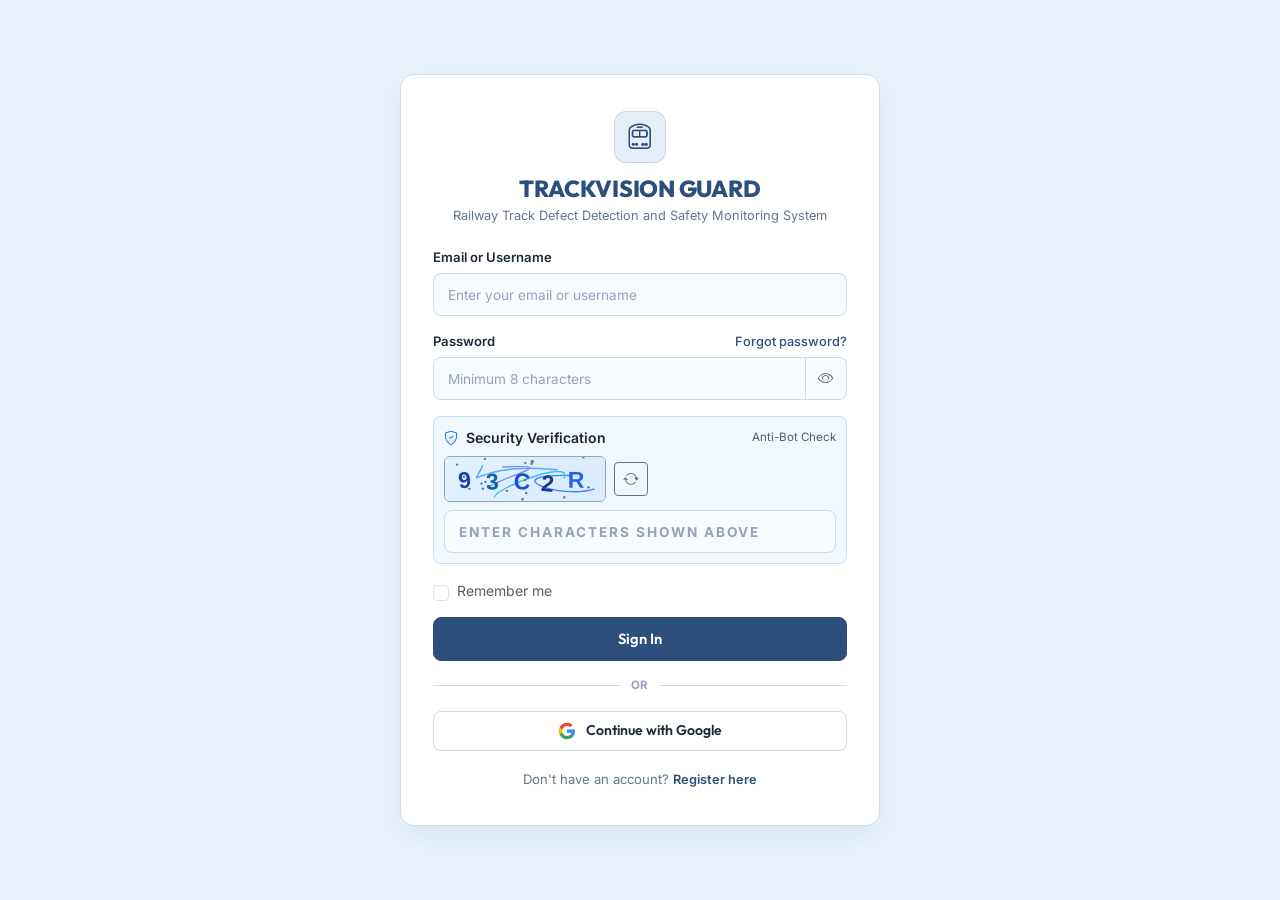
<file: frontend/index.html>
<!DOCTYPE html>
<html lang="en">
<head>
    <meta charset="UTF-8">
    <title>Redirecting to TRACKVISION GUARD...</title>
    <script>
        var token = localStorage.getItem('token');
        if (token) {
            window.location.replace('pages/dashboard.html');
        } else {
            window.location.replace('pages/login.html');
        }
    </script>
</head>
<body style="background:#0f172a; color:#fff; font-family:sans-serif; text-align:center; padding-top:20vh;">
    <p>Redirecting to TRACKVISION GUARD – Railway Track Defect Detection and Safety Monitoring System..</p>
</body>
</html>
</file>
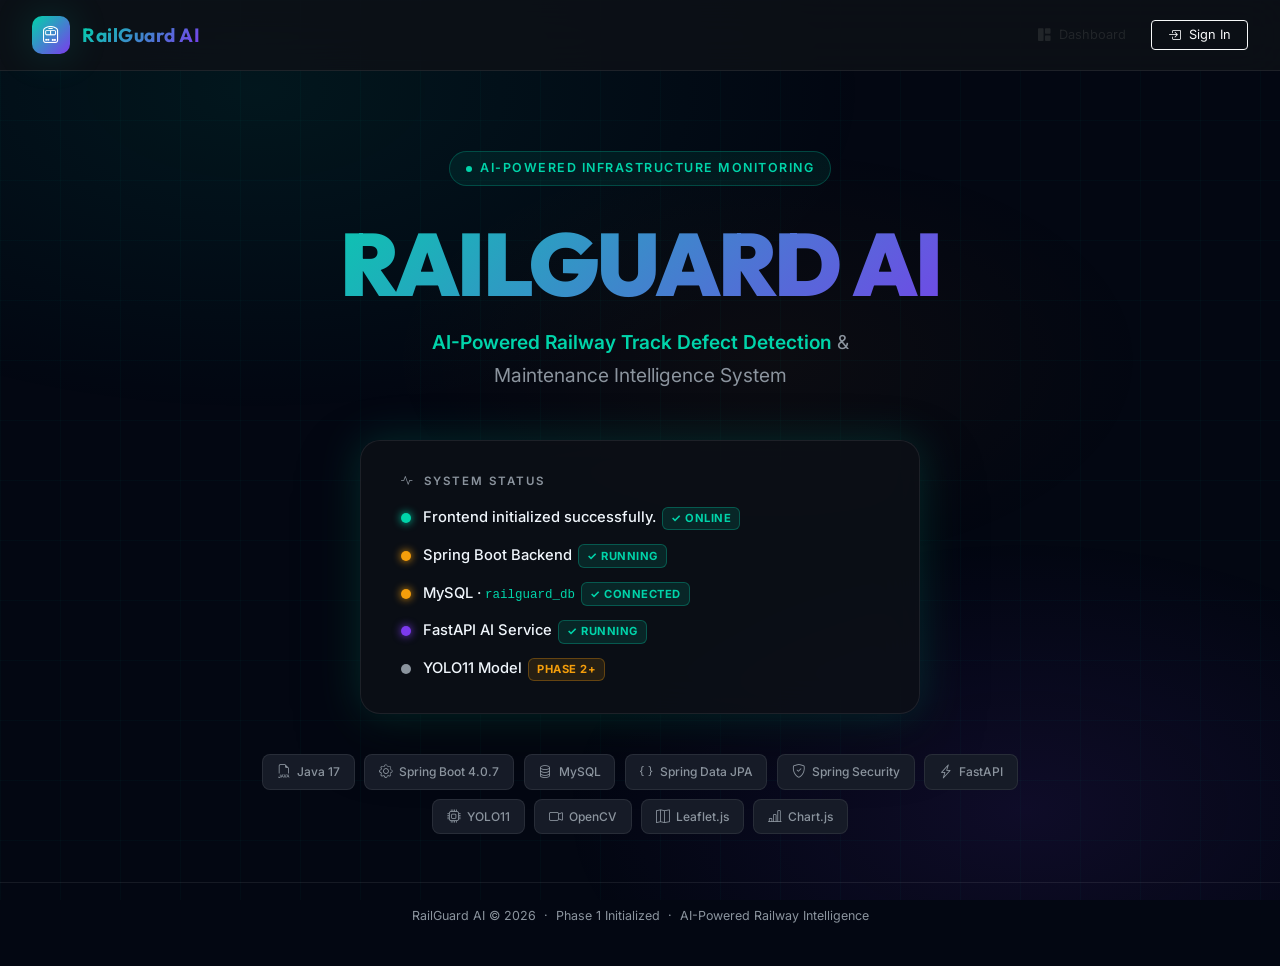
<file: frontend/pages/index.html>
<!DOCTYPE html>
<html lang="en">
<head>
    <meta charset="UTF-8">
    <meta name="viewport" content="width=device-width, initial-scale=1.0">
    <meta name="description" content="RailGuard AI – AI-Powered Railway Track Defect Detection and Maintenance Intelligence System">
    <title>RailGuard AI – Railway Track Defect Detection System</title>

    <!-- Bootstrap 5 -->
    <link href="https://cdn.jsdelivr.net/npm/bootstrap@5.3.3/dist/css/bootstrap.min.css" rel="stylesheet">
    <!-- Google Fonts -->
    <link href="https://fonts.googleapis.com/css2?family=Inter:wght@300;400;500;600;700;800;900&family=Outfit:wght@300;400;500;600;700;800&display=swap" rel="stylesheet">
    <!-- Bootstrap Icons -->
    <link href="https://cdn.jsdelivr.net/npm/bootstrap-icons@1.11.3/font/bootstrap-icons.css" rel="stylesheet">

    <style>
        :root {
            --rg-primary:       #00d4aa;
            --rg-primary-dark:  #00a882;
            --rg-accent:        #7c3aed;
            --rg-accent-2:      #f59e0b;
            --rg-bg:            #030712;
            --rg-surface:       #0d1117;
            --rg-surface-2:     #161b27;
            --rg-border:        rgba(255,255,255,0.08);
            --rg-text:          #f0f6fc;
            --rg-text-muted:    #8b949e;
            --rg-gradient:      linear-gradient(135deg, #00d4aa 0%, #7c3aed 100%);
            --rg-glow:          0 0 40px rgba(0, 212, 170, 0.18);
        }

        *, *::before, *::after { box-sizing: border-box; margin: 0; padding: 0; }

        html, body {
            min-height: 100vh;
            background-color: var(--rg-bg);
            color: var(--rg-text);
            font-family: 'Inter', sans-serif;
            overflow-x: hidden;
        }

        /* ── Animated background ── */
        body::before {
            content: '';
            position: fixed;
            inset: 0;
            background:
                radial-gradient(ellipse 80% 60% at 20% 10%, rgba(0,212,170,0.08) 0%, transparent 60%),
                radial-gradient(ellipse 60% 50% at 80% 90%, rgba(124,58,237,0.10) 0%, transparent 60%),
                radial-gradient(ellipse 50% 40% at 60% 40%, rgba(245,158,11,0.04) 0%, transparent 60%);
            pointer-events: none;
            z-index: 0;
        }

        /* ── Grid overlay ── */
        body::after {
            content: '';
            position: fixed;
            inset: 0;
            background-image:
                linear-gradient(rgba(0,212,170,0.03) 1px, transparent 1px),
                linear-gradient(90deg, rgba(0,212,170,0.03) 1px, transparent 1px);
            background-size: 60px 60px;
            pointer-events: none;
            z-index: 0;
        }

        .page-wrapper {
            position: relative;
            z-index: 1;
            min-height: 100vh;
            display: flex;
            flex-direction: column;
        }

        /* ── Navigation bar ── */
        .navbar-rg {
            background: rgba(13, 17, 23, 0.85);
            backdrop-filter: blur(20px);
            border-bottom: 1px solid var(--rg-border);
            padding: 1rem 2rem;
        }

        .navbar-brand-rg {
            display: flex;
            align-items: center;
            gap: 0.75rem;
            text-decoration: none;
        }

        .brand-icon {
            width: 38px;
            height: 38px;
            background: var(--rg-gradient);
            border-radius: 10px;
            display: flex;
            align-items: center;
            justify-content: center;
            font-size: 1.1rem;
            color: #fff;
            box-shadow: var(--rg-glow);
            flex-shrink: 0;
        }

        .brand-text {
            font-family: 'Outfit', sans-serif;
            font-size: 1.2rem;
            font-weight: 700;
            background: var(--rg-gradient);
            -webkit-background-clip: text;
            -webkit-text-fill-color: transparent;
            background-clip: text;
            letter-spacing: 0.5px;
        }

        .phase-badge {
            background: rgba(0, 212, 170, 0.1);
            border: 1px solid rgba(0, 212, 170, 0.3);
            color: var(--rg-primary);
            font-size: 0.65rem;
            font-weight: 600;
            padding: 0.2rem 0.6rem;
            border-radius: 20px;
            letter-spacing: 1px;
            text-transform: uppercase;
        }

        /* ── Hero section ── */
        .hero-section {
            flex: 1;
            display: flex;
            align-items: center;
            justify-content: center;
            padding: 5rem 1.5rem 3rem;
            text-align: center;
        }

        .hero-inner { max-width: 780px; }

        .system-tag {
            display: inline-flex;
            align-items: center;
            gap: 0.5rem;
            background: rgba(0, 212, 170, 0.08);
            border: 1px solid rgba(0, 212, 170, 0.25);
            color: var(--rg-primary);
            font-size: 0.78rem;
            font-weight: 600;
            padding: 0.45rem 1rem;
            border-radius: 30px;
            letter-spacing: 1.5px;
            text-transform: uppercase;
            margin-bottom: 2rem;
            animation: fadeSlideDown 0.6s ease both;
        }

        .system-tag .dot {
            width: 6px; height: 6px;
            border-radius: 50%;
            background: var(--rg-primary);
            animation: pulse 2s infinite;
        }

        .hero-title {
            font-family: 'Outfit', sans-serif;
            font-size: clamp(3rem, 8vw, 5.5rem);
            font-weight: 900;
            line-height: 1.05;
            letter-spacing: -2px;
            background: var(--rg-gradient);
            -webkit-background-clip: text;
            -webkit-text-fill-color: transparent;
            background-clip: text;
            margin-bottom: 1rem;
            animation: fadeSlideUp 0.7s ease 0.1s both;
        }

        .hero-subtitle {
            font-size: clamp(1rem, 2.5vw, 1.2rem);
            color: var(--rg-text-muted);
            font-weight: 400;
            line-height: 1.7;
            margin-bottom: 3rem;
            animation: fadeSlideUp 0.7s ease 0.2s both;
        }

        .hero-subtitle span {
            color: var(--rg-primary);
            font-weight: 600;
        }

        /* ── Status card ── */
        .status-card {
            background: rgba(13, 17, 23, 0.8);
            border: 1px solid var(--rg-border);
            border-radius: 20px;
            padding: 2rem 2.5rem;
            backdrop-filter: blur(20px);
            box-shadow: var(--rg-glow), 0 24px 64px rgba(0,0,0,0.4);
            animation: fadeSlideUp 0.7s ease 0.3s both;
            text-align: left;
            max-width: 560px;
            margin: 0 auto 2.5rem;
        }

        .status-label {
            font-size: 0.72rem;
            font-weight: 600;
            letter-spacing: 2px;
            text-transform: uppercase;
            color: var(--rg-text-muted);
            margin-bottom: 1rem;
        }

        .status-row {
            display: flex;
            align-items: center;
            gap: 0.75rem;
            margin-bottom: 0.85rem;
        }

        .status-row:last-child { margin-bottom: 0; }

        .status-indicator {
            width: 10px; height: 10px;
            border-radius: 50%;
            background: var(--rg-primary);
            box-shadow: 0 0 8px var(--rg-primary);
            flex-shrink: 0;
            animation: pulse 2s infinite;
        }

        .status-indicator.yellow { background: var(--rg-accent-2); box-shadow: 0 0 8px var(--rg-accent-2); }
        .status-indicator.purple { background: var(--rg-accent); box-shadow: 0 0 8px var(--rg-accent); }
        .status-indicator.grey   { background: var(--rg-text-muted); box-shadow: none; animation: none; }

        .status-text {
            font-size: 0.92rem;
            color: var(--rg-text);
            font-weight: 500;
        }

        .status-text .badge-ok {
            display: inline-block;
            background: rgba(0,212,170,0.12);
            border: 1px solid rgba(0,212,170,0.3);
            color: var(--rg-primary);
            font-size: 0.7rem;
            font-weight: 700;
            padding: 0.15rem 0.5rem;
            border-radius: 6px;
            margin-left: 0.4rem;
            letter-spacing: 0.5px;
        }

        .status-text .badge-pending {
            display: inline-block;
            background: rgba(245,158,11,0.12);
            border: 1px solid rgba(245,158,11,0.3);
            color: var(--rg-accent-2);
            font-size: 0.7rem;
            font-weight: 700;
            padding: 0.15rem 0.5rem;
            border-radius: 6px;
            margin-left: 0.4rem;
            letter-spacing: 0.5px;
        }

        /* ── Tech stack badges ── */
        .tech-grid {
            display: flex;
            flex-wrap: wrap;
            justify-content: center;
            gap: 0.6rem;
            margin-top: 2rem;
            animation: fadeSlideUp 0.7s ease 0.5s both;
        }

        .tech-badge {
            display: inline-flex;
            align-items: center;
            gap: 0.4rem;
            background: var(--rg-surface-2);
            border: 1px solid var(--rg-border);
            color: var(--rg-text-muted);
            font-size: 0.75rem;
            font-weight: 500;
            padding: 0.4rem 0.85rem;
            border-radius: 8px;
            transition: all 0.25s ease;
            cursor: default;
        }

        .tech-badge:hover {
            border-color: var(--rg-primary);
            color: var(--rg-primary);
            background: rgba(0,212,170,0.06);
            transform: translateY(-2px);
        }

        .tech-badge i { font-size: 0.85rem; }

        /* ── Footer ── */
        .footer-rg {
            text-align: center;
            padding: 1.5rem;
            border-top: 1px solid var(--rg-border);
            color: var(--rg-text-muted);
            font-size: 0.78rem;
        }

        /* ── Animations ── */
        @keyframes fadeSlideDown {
            from { opacity: 0; transform: translateY(-16px); }
            to   { opacity: 1; transform: translateY(0); }
        }

        @keyframes fadeSlideUp {
            from { opacity: 0; transform: translateY(20px); }
            to   { opacity: 1; transform: translateY(0); }
        }

        @keyframes pulse {
            0%, 100% { opacity: 1; transform: scale(1); }
            50%       { opacity: 0.6; transform: scale(0.8); }
        }
    </style>
</head>
<body>
<div class="page-wrapper">

    <!-- Navigation -->
    <nav class="navbar-rg d-flex align-items-center justify-content-between">
        <a class="navbar-brand-rg" href="#">
            <div class="brand-icon"><i class="bi bi-train-front"></i></div>
            <span class="brand-text">RailGuard AI</span>
        </a>
        <div class="d-flex align-items-center gap-2">
            <a href="dashboard.html" class="btn btn-rg btn-sm px-3" style="font-size:0.8rem; width: auto;"><i class="bi bi-grid-1x2-fill me-1"></i> Dashboard</a>
            <a href="login.html" class="btn btn-outline-light btn-sm px-3" style="font-size:0.8rem;"><i class="bi bi-box-arrow-in-right me-1"></i> Sign In</a>
        </div>
    </nav>

    <!-- Hero -->
    <main class="hero-section" id="main-content">
        <div class="hero-inner">

            <div class="system-tag">
                <span class="dot"></span>
                AI-Powered Infrastructure Monitoring
            </div>

            <h1 class="hero-title">RAILGUARD AI</h1>

            <p class="hero-subtitle">
                <span>AI-Powered Railway Track Defect Detection</span> &amp;<br>
                Maintenance Intelligence System
            </p>

            <!-- Status Card -->
            <div class="status-card" id="status-card" role="region" aria-label="System Status">
                <div class="status-label"><i class="bi bi-activity me-1"></i> System Status</div>

                <div class="status-row">
                    <div class="status-indicator"></div>
                    <div class="status-text">
                        Frontend initialized successfully.<span class="badge-ok">✓ ONLINE</span>
                    </div>
                </div>

                <div class="status-row">
                    <div class="status-indicator yellow"></div>
                    <div class="status-text">
                        Spring Boot Backend<span class="badge-ok">✓ RUNNING</span>
                    </div>
                </div>

                <div class="status-row">
                    <div class="status-indicator yellow"></div>
                    <div class="status-text">
                        MySQL · <code style="color:var(--rg-primary);font-size:0.85em">railguard_db</code><span class="badge-ok">✓ CONNECTED</span>
                    </div>
                </div>

                <div class="status-row">
                    <div class="status-indicator purple"></div>
                    <div class="status-text">
                        FastAPI AI Service<span class="badge-ok">✓ RUNNING</span>
                    </div>
                </div>

                <div class="status-row">
                    <div class="status-indicator grey"></div>
                    <div class="status-text">
                        YOLO11 Model<span class="badge-pending">PHASE 2+</span>
                    </div>
                </div>
            </div>

            <!-- Tech stack -->
            <div class="tech-grid" id="tech-stack" role="list" aria-label="Technology Stack">
                <span class="tech-badge" role="listitem"><i class="bi bi-filetype-java"></i> Java 17</span>
                <span class="tech-badge" role="listitem"><i class="bi bi-gear"></i> Spring Boot 4.0.7</span>
                <span class="tech-badge" role="listitem"><i class="bi bi-database"></i> MySQL</span>
                <span class="tech-badge" role="listitem"><i class="bi bi-braces"></i> Spring Data JPA</span>
                <span class="tech-badge" role="listitem"><i class="bi bi-shield-check"></i> Spring Security</span>
                <span class="tech-badge" role="listitem"><i class="bi bi-lightning-charge"></i> FastAPI</span>
                <span class="tech-badge" role="listitem"><i class="bi bi-cpu"></i> YOLO11</span>
                <span class="tech-badge" role="listitem"><i class="bi bi-camera-video"></i> OpenCV</span>
                <span class="tech-badge" role="listitem"><i class="bi bi-map"></i> Leaflet.js</span>
                <span class="tech-badge" role="listitem"><i class="bi bi-bar-chart-line"></i> Chart.js</span>
            </div>
        </div>
    </main>

    <!-- Footer -->
    <footer class="footer-rg">
        <p>RailGuard AI &copy; 2026 &nbsp;·&nbsp; Phase 1 Initialized &nbsp;·&nbsp; AI-Powered Railway Intelligence</p>
    </footer>
</div>

<!-- Bootstrap 5 JS -->
<script src="https://cdn.jsdelivr.net/npm/bootstrap@5.3.3/dist/js/bootstrap.bundle.min.js"></script>
<script>
    // Phase 1 - simple status check (no API calls yet)
    console.log('[RailGuard AI] Frontend initialized successfully.');
    console.log('[RailGuard AI] Phase 1 - Foundation setup complete.');
    console.log('[RailGuard AI] Backend: http://localhost:8080');
    console.log('[RailGuard AI] AI Service: http://localhost:8000');
</script>
</body>
</html>
</file>
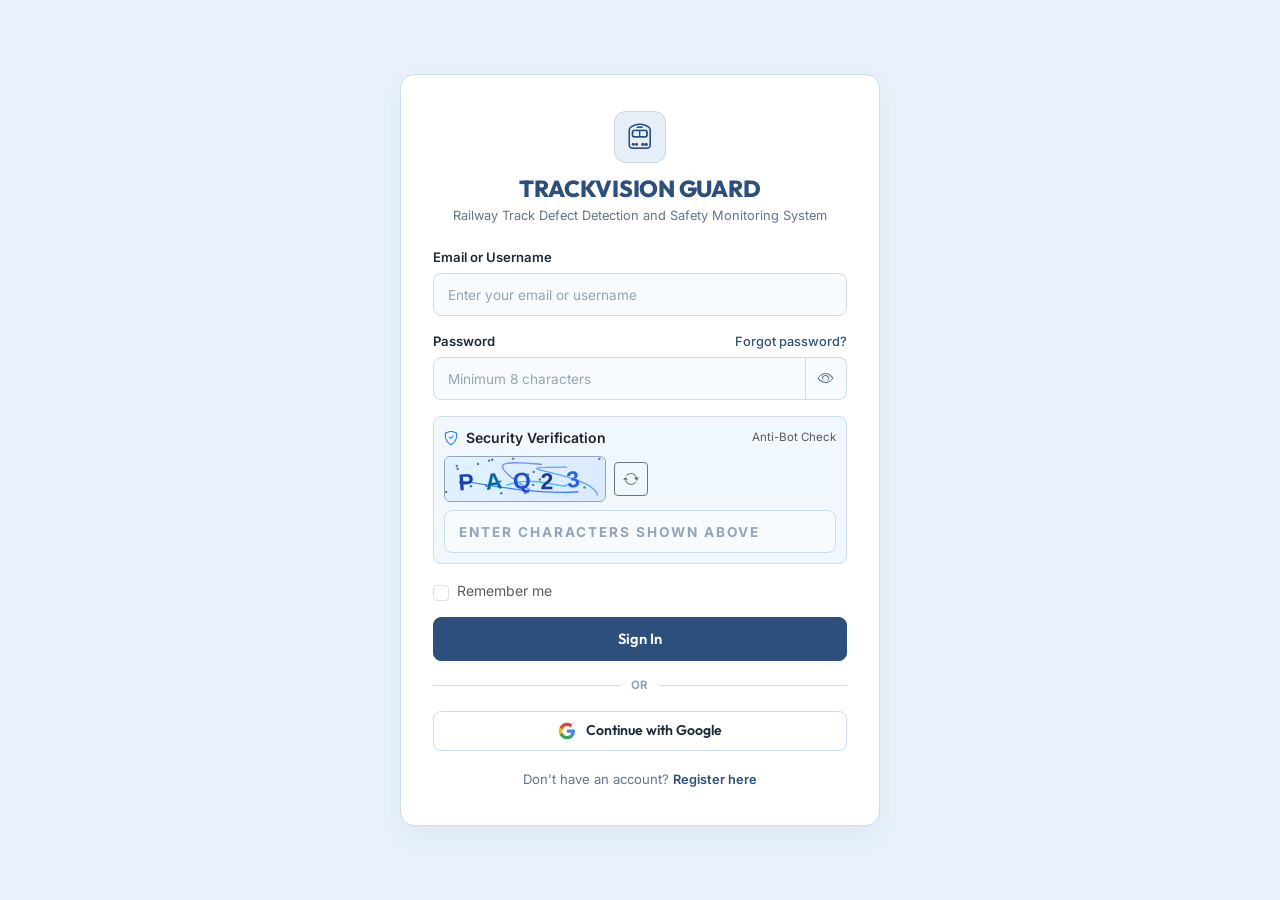
<file: frontend/pages/auth-success.html>
<!DOCTYPE html>
<html lang="en">
<head>
    <meta charset="UTF-8">
    <meta name="viewport" content="width=device-width, initial-scale=1.0">
    <title>Authentication Success – RailGuard AI</title>
    <!-- Bootstrap 5 -->
    <link href="https://cdn.jsdelivr.net/npm/bootstrap@5.3.3/dist/css/bootstrap.min.css" rel="stylesheet">
    <!-- Google Fonts -->
    <link href="https://fonts.googleapis.com/css2?family=Inter:wght@400;500;600;700&family=Outfit:wght@700;800&display=swap" rel="stylesheet">
    <!-- Bootstrap Icons -->
    <link href="https://cdn.jsdelivr.net/npm/bootstrap-icons@1.11.3/font/bootstrap-icons.css" rel="stylesheet">
    <link href="../css/auth.css" rel="stylesheet">
    <link href="../css/dashboard.css" rel="stylesheet">
    <style>
        .success-container {
            max-width: 960px;
            margin: 0 auto;
        }
        .dashboard-card {
            background: rgba(13, 17, 23, 0.85);
            border: 1px solid var(--rg-border);
            border-radius: 20px;
            padding: 2.5rem;
            backdrop-filter: blur(25px);
            box-shadow: var(--rg-glow), 0 20px 50px rgba(0,0,0,0.5);
            margin-bottom: 2rem;
        }
        .role-badge {
            display: inline-block;
            background: rgba(124, 58, 237, 0.15);
            border: 1px solid rgba(124, 58, 237, 0.4);
            color: #c084fc;
            font-size: 0.8rem;
            font-weight: 700;
            padding: 0.35rem 0.85rem;
            border-radius: 30px;
            letter-spacing: 0.5px;
        }
        .api-card {
            background: var(--rg-surface-2);
            border: 1px solid var(--rg-border);
            border-radius: 12px;
            padding: 1.5rem;
            margin-bottom: 1.5rem;
            transition: all 0.25s ease;
        }
        .api-card:hover {
            border-color: var(--rg-primary);
        }
        .console-output {
            background: #020617;
            color: #38bdf8;
            font-family: 'Courier New', Courier, monospace;
            padding: 1rem;
            border-radius: 8px;
            font-size: 0.88rem;
            max-height: 200px;
            overflow-y: auto;
            border: 1px solid rgba(255,255,255,0.05);
            margin-top: 1rem;
        }
        .security-warning {
            background: rgba(245, 158, 11, 0.08);
            border: 1px solid rgba(245, 158, 11, 0.25);
            color: #fde047;
            padding: 1rem 1.25rem;
            border-radius: 12px;
            font-size: 0.85rem;
            margin-top: 1rem;
        }
    </style>
</head>
<body class="dashboard-body">

    <!-- Mobile Sidebar Dark Overlay -->
    <div class="sidebar-overlay" id="sidebar-overlay"></div>

    <!-- App Sidebar -->
    <aside class="app-sidebar" id="app-sidebar">
        <!-- Sidebar Brand -->
        <div class="sidebar-header">
            <div class="sidebar-brand-icon">
                <i class="bi bi-train-front"></i>
            </div>
            <div>
                <h1 class="brand-title">RailGuard AI</h1>
                <div class="text-muted" style="font-size: 0.72rem; letter-spacing: 0.5px;">SAFETY MONITORING</div>
            </div>
        </div>

        <!-- Sidebar Navigation Menu -->
        <div class="sidebar-menu">
            <div class="sidebar-label">Operations</div>
            <a href="dashboard.html" class="nav-link-rg">
                <i class="bi bi-grid-1x2-fill"></i>
                <span>Dashboard</span>
            </a>
            <a href="inspection.html" class="nav-link-rg">
                <i class="bi bi-cloud-arrow-up"></i>
                <span>Upload &amp; Analyze</span>
            </a>
            <a href="inspection-history.html" class="nav-link-rg">
                <i class="bi bi-clock-history"></i>
                <span>Inspection History</span>
            </a>
            <a href="map.html" class="nav-link-rg">
                <i class="bi bi-geo-alt"></i>
                <span>Defect Location Map</span>
            </a>

            <div class="sidebar-label mt-3">Intelligence &amp; Actions</div>
            <a href="analytics.html" class="nav-link-rg">
                <i class="bi bi-graph-up-arrow"></i>
                <span>Analytics</span>
            </a>
            <a href="maintenance.html" class="nav-link-rg">
                <i class="bi bi-wrench-adjustable"></i>
                <span>Maintenance</span>
            </a>
            <a href="reports.html" class="nav-link-rg">
                <i class="bi bi-file-earmark-bar-graph"></i>
                <span>Reports</span>
            </a>

            <div class="sidebar-label mt-3">System Console</div>
            <a href="auth-success.html" class="nav-link-rg active">
                <i class="bi bi-shield-check"></i>
                <span>Security Console</span>
            </a>
            <a href="#" class="nav-link-rg text-danger action-logout">
                <i class="bi bi-box-arrow-right"></i>
                <span>Logout</span>
            </a>
        </div>

        <!-- Sidebar Footer / User Profile -->
        <div class="sidebar-footer">
            <div class="user-profile-widget">
                <div class="d-flex align-items-center gap-2 overflow-hidden">
                    <div class="user-avatar">
                        <i class="bi bi-person"></i>
                    </div>
                    <div class="text-truncate">
                        <div class="fw-semibold text-white small text-truncate" id="user-name">Inspector</div>
                        <span class="role-badge" id="user-role">INSPECTOR</span>
                    </div>
                </div>
                <button class="btn btn-outline-danger btn-sm p-1 px-2 action-logout" title="Sign Out">
                    <i class="bi bi-box-arrow-right"></i>
                </button>
            </div>
        </div>
    </aside>

    <!-- Main Content Area -->
    <main class="app-main">
        <!-- Top Bar -->
        <header class="dashboard-topbar">
            <div class="d-flex align-items-center gap-3">
                <button class="mobile-navbar-btn" id="mobile-sidebar-toggle" aria-label="Toggle Navigation">
                    <i class="bi bi-list"></i>
                </button>
                <div>
                    <h2 class="h4 fw-bold text-white font-outfit mb-0">System Security Console</h2>
                    <p class="text-muted small mb-0 d-none d-sm-block">JWT token verification, role-based endpoint testing, and cryptographic access audit</p>
                </div>
            </div>

            <div class="d-flex align-items-center gap-2">
                <div class="telemetry-chip d-none d-md-inline-flex" title="Spring Boot Core Status">
                    <span class="pulse-dot"></span>
                    <span class="text-white small fw-medium">Core :8080</span>
                </div>
                <a href="dashboard.html" class="btn btn-rg btn-sm me-2">
                    <i class="bi bi-grid-1x2-fill me-1"></i> Dashboard
                </a>
            </div>
        </header>

        <div class="success-container w-100">

        <!-- User Information Card -->
        <div class="dashboard-card">
            <h3 class="mb-4 text-white font-outfit"><i class="bi bi-person-circle me-2 text-primary"></i> Currently Authenticated User</h3>
            <div class="row g-3">
                <div class="col-md-4">
                    <label class="form-label">Full Name</label>
                    <div class="h5 text-white" id="user-fullname">-</div>
                </div>
                <div class="col-md-4">
                    <label class="form-label">Username</label>
                    <div class="h5 text-white" id="user-username">-</div>
                </div>
                <div class="col-md-4">
                    <label class="form-label">Email Address</label>
                    <div class="h5 text-white" id="user-email">-</div>
                </div>
                <div class="col-md-4">
                    <label class="form-label">Assigned Role</label>
                    <div><span class="role-badge" id="user-role">-</span></div>
                </div>
            </div>

            <div class="security-warning">
                <i class="bi bi-exclamation-triangle-fill me-2"></i><strong>Security Tradeoff Document:</strong> JWT is stored in <code>localStorage</code>. While highly convenient for decoupled single-page application setups and cross-domain APIs, it is vulnerable to Cross-Site Scripting (XSS) if malicious scripts are injected. For production environments, storing the token in HTTP-Only, Secure, SameSite=Strict cookies is recommended to block script access entirely.
            </div>
        </div>

        <!-- Role Authorization Testing Dashboard -->
        <div class="dashboard-card">
            <h3 class="mb-4 text-white font-outfit"><i class="bi bi-lock me-2 text-primary"></i> Role Authorization Test APIs</h3>
            <p class="text-muted mb-4">Click each test button to trigger a network request. The console will display the HTTP response code and payload.</p>

            <div class="row g-3">
                <!-- Endpoint: Authenticated -->
                <div class="col-md-6">
                    <div class="api-card">
                        <div class="d-flex align-items-center justify-content-between mb-2">
                            <span class="badge bg-primary">GET</span>
                            <code>/api/test/authenticated</code>
                        </div>
                        <p class="text-muted small">Access permitted to any user holding a valid session token.</p>
                        <button class="btn btn-rg py-2" onclick="testEndpoint('authenticated')">Trigger Test</button>
                        <div class="console-output d-none" id="console-authenticated"></div>
                    </div>
                </div>

                <!-- Endpoint: Admin -->
                <div class="col-md-6">
                    <div class="api-card">
                        <div class="d-flex align-items-center justify-content-between mb-2">
                            <span class="badge bg-danger">GET</span>
                            <code>/api/test/admin</code>
                        </div>
                        <p class="text-muted small">Only granted to members assigned the <code>ADMIN</code> role.</p>
                        <button class="btn btn-rg py-2" onclick="testEndpoint('admin')">Trigger Test</button>
                        <div class="console-output d-none" id="console-admin"></div>
                    </div>
                </div>

                <!-- Endpoint: Inspector -->
                <div class="col-md-6">
                    <div class="api-card">
                        <div class="d-flex align-items-center justify-content-between mb-2">
                            <span class="badge bg-warning text-dark">GET</span>
                            <code>/api/test/inspector</code>
                        </div>
                        <p class="text-muted small">Granted to users registered under the <code>INSPECTOR</code> role.</p>
                        <button class="btn btn-rg py-2" onclick="testEndpoint('inspector')">Trigger Test</button>
                        <div class="console-output d-none" id="console-inspector"></div>
                    </div>
                </div>

                <!-- Endpoint: Engineer -->
                <div class="col-md-6">
                    <div class="api-card">
                        <div class="d-flex align-items-center justify-content-between mb-2">
                            <span class="badge bg-info text-dark">GET</span>
                            <code>/api/test/engineer</code>
                        </div>
                        <p class="text-muted small">Granted to users registered under the <code>ENGINEER</code> role.</p>
                        <button class="btn btn-rg py-2" onclick="testEndpoint('engineer')">Trigger Test</button>
                        <div class="console-output d-none" id="console-engineer"></div>
                    </div>
                </div>

                <!-- Endpoint: Maintenance -->
                <div class="col-md-6">
                    <div class="api-card">
                        <div class="d-flex align-items-center justify-content-between mb-2">
                            <span class="badge bg-success">GET</span>
                            <code>/api/test/maintenance</code>
                        </div>
                        <p class="text-muted small">Granted to users registered under the <code>MAINTENANCE</code> role.</p>
                        <button class="btn btn-rg py-2" onclick="testEndpoint('maintenance')">Trigger Test</button>
                        <div class="console-output d-none" id="console-maintenance"></div>
                    </div>
                </div>
            </div>
        </div>
    </div>

    <!-- Script to execute requests -->
    </div><!-- /.success-container -->
    </main><!-- /.app-main -->

    <!-- Bootstrap 5 JS -->
    <script src="https://cdn.jsdelivr.net/npm/bootstrap@5.3.3/dist/js/bootstrap.bundle.min.js"></script>
    <script src="../js/navigation.js"></script>
    <script>
        const API_URL = 'http://localhost:8080/api';
        const token = localStorage.getItem('token');

        // Check if token exists
        if (!token) {
            window.location.href = 'login.html';
        }

        // Fetch /api/auth/me immediately
        async function loadSecurityProfile() {
            if (!token) return;
            try {
                const response = await fetch(`${API_URL}/auth/me`, {
                    headers: {
                        'Authorization': `Bearer ${token}`
                    }
                });

                if (!response.ok) {
                    throw new Error('Authentication invalid or expired');
                }

                const user = await response.json();
                const fnEl = document.getElementById('user-fullname');
                const unEl = document.getElementById('user-username');
                const emEl = document.getElementById('user-email');
                const roEl = document.getElementById('user-role');
                if (fnEl) fnEl.innerText = user.fullName || '-';
                if (unEl) unEl.innerText = user.username || '-';
                if (emEl) emEl.innerText = user.email || '-';
                if (roEl) roEl.innerText = user.role || '-';
            } catch (err) {
                console.error('Security console error:', err);
            }
        }
        loadSecurityProfile();

        // Logout handled automatically by navigation.js (.action-logout)
        const btnLogout = document.getElementById('btn-logout');
        if (btnLogout) {
            btnLogout.addEventListener('click', () => {
                localStorage.removeItem('token');
                window.location.href = 'login.html';
            });
        }

        // Test roles endpoints
        async function testEndpoint(endpoint) {
            const consoleDiv = document.getElementById(`console-${endpoint}`);
            consoleDiv.classList.remove('d-none');
            consoleDiv.innerText = 'Sending Request...';
            
            try {
                const res = await fetch(`${API_URL}/test/${endpoint}`, {
                    headers: {
                        'Authorization': `Bearer ${token}`
                    }
                });
                
                const status = res.status;
                const data = await res.json();
                
                consoleDiv.innerText = `HTTP ${status}\n${JSON.stringify(data, null, 2)}`;
                if (status === 200) {
                    consoleDiv.style.color = '#34d399'; // Green text
                } else if (status === 403) {
                    consoleDiv.style.color = '#f87171'; // Red text
                } else {
                    consoleDiv.style.color = '#fbbf24'; // Orange text
                }
            } catch (err) {
                consoleDiv.innerText = `Network Error:\n${err.message}`;
                consoleDiv.style.color = '#f87171';
            }
        }
    </script>
</body>
</html>
</file>
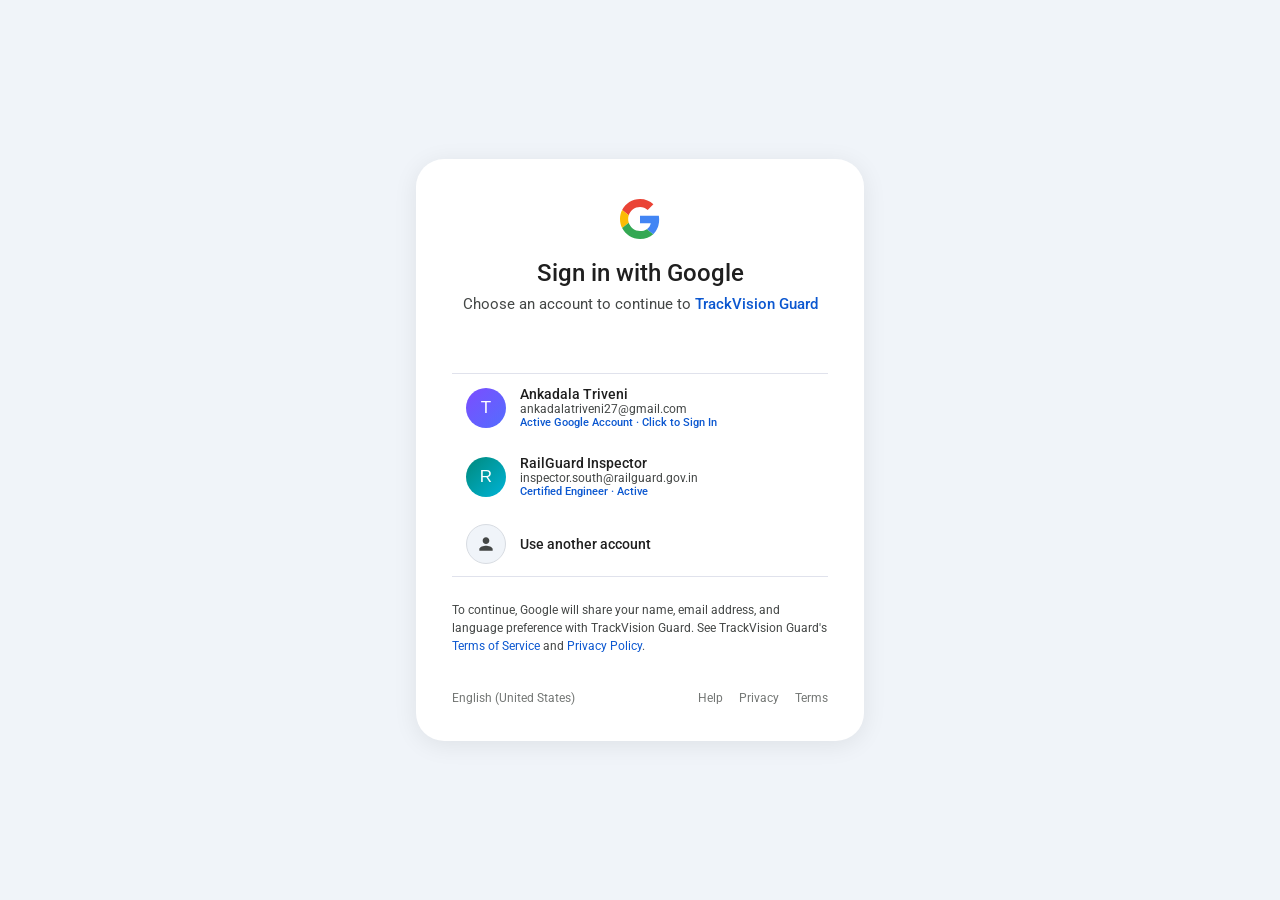
<file: frontend/pages/google-account-chooser.html>
<!DOCTYPE html>
<html lang="en">
<head>
    <meta charset="UTF-8">
    <meta name="viewport" content="width=device-width, initial-scale=1.0">
    <title>Sign in – Google accounts</title>
    <link rel="icon" href="https://www.google.com/favicon.ico" type="image/x-icon">
    <!-- Google Fonts -->
    <link rel="preconnect" href="https://fonts.googleapis.com">
    <link rel="preconnect" href="https://fonts.gstatic.com" crossorigin>
    <link href="https://fonts.googleapis.com/css2?family=Roboto:wght@400;500;700&family=Google+Sans:wght@400;500;700&display=swap" rel="stylesheet">
    <style>
        * {
            box-sizing: border-box;
            margin: 0;
            padding: 0;
        }
        body {
            font-family: 'Roboto', -apple-system, BlinkMacSystemFont, sans-serif;
            background-color: #f0f4f9;
            color: #1f1f1f;
            display: flex;
            align-items: center;
            justify-content: center;
            min-height: 100vh;
            padding: 16px;
        }
        .google-card {
            background: #ffffff;
            border-radius: 28px;
            width: 100%;
            max-width: 448px;
            box-shadow: 0 4px 24px rgba(0, 0, 0, 0.08);
            padding: 40px 36px 36px;
            position: relative;
            overflow: hidden;
        }
        .progress-bar-container {
            position: absolute;
            top: 0;
            left: 0;
            right: 0;
            height: 4px;
            background-color: #e0e0e0;
            overflow: hidden;
            display: none;
        }
        .progress-bar-indicator {
            height: 100%;
            background-color: #1a73e8;
            animation: indeterminate 1.5s infinite linear;
            transform-origin: 0% 50%;
        }
        @keyframes indeterminate {
            0% { transform: translateX(0) scaleX(0); }
            40% { transform: translateX(0) scaleX(0.4); }
            100% { transform: translateX(100%) scaleX(0.5); }
        }
        .google-header {
            text-align: center;
            margin-bottom: 28px;
        }
        .google-logo {
            margin-bottom: 16px;
        }
        .google-title {
            font-family: 'Google Sans', 'Roboto', sans-serif;
            font-size: 24px;
            font-weight: 500;
            color: #1f1f1f;
            margin-bottom: 8px;
        }
        .google-subtitle {
            font-size: 15px;
            color: #444746;
        }
        .app-badge {
            display: inline-flex;
            align-items: center;
            gap: 6px;
            font-weight: 500;
            color: #0b57d0;
        }
        .account-list {
            display: flex;
            flex-direction: column;
            gap: 2px;
            margin-bottom: 24px;
            border-top: 1px solid #e0e2ec;
            border-bottom: 1px solid #e0e2ec;
        }
        .account-item {
            display: flex;
            align-items: center;
            padding: 12px 14px;
            border-radius: 12px;
            cursor: pointer;
            transition: background-color 0.15s ease;
            text-decoration: none;
            color: inherit;
        }
        .account-item:hover {
            background-color: #f2f5f9;
        }
        .account-avatar {
            width: 40px;
            height: 40px;
            border-radius: 50%;
            display: flex;
            align-items: center;
            justify-content: center;
            font-family: 'Google Sans', sans-serif;
            font-size: 17px;
            font-weight: 500;
            color: #ffffff;
            margin-right: 14px;
            flex-shrink: 0;
        }
        .avatar-purple { background: linear-gradient(135deg, #7c4dff, #536dfe); }
        .avatar-teal { background: linear-gradient(135deg, #00897b, #00b4d8); }
        .avatar-icon {
            background: #f0f4f9;
            color: #444746;
            border: 1px solid #d8dce2;
        }
        .account-details {
            flex-grow: 1;
            overflow: hidden;
        }
        .account-name {
            font-size: 14px;
            font-weight: 500;
            color: #1f1f1f;
            white-space: nowrap;
            overflow: hidden;
            text-overflow: ellipsis;
        }
        .account-email {
            font-size: 12px;
            color: #444746;
            white-space: nowrap;
            overflow: hidden;
            text-overflow: ellipsis;
        }
        .account-badge {
            font-size: 11px;
            color: #0b57d0;
            font-weight: 500;
        }
        .custom-account-box {
            display: none;
            padding: 16px;
            background: #f8fafc;
            border-radius: 16px;
            margin-bottom: 20px;
            border: 1px solid #d8dce2;
        }
        .form-group {
            margin-bottom: 12px;
        }
        .form-group label {
            display: block;
            font-size: 12px;
            font-weight: 500;
            color: #444746;
            margin-bottom: 4px;
        }
        .form-input {
            width: 100%;
            padding: 10px 14px;
            border: 1px solid #747775;
            border-radius: 8px;
            font-size: 14px;
            outline: none;
            transition: border-color 0.2s;
        }
        .form-input:focus {
            border-color: #0b57d0;
            box-shadow: 0 0 0 2px rgba(11, 87, 208, 0.2);
        }
        .btn-submit-custom {
            width: 100%;
            padding: 10px;
            background: #0b57d0;
            color: #fff;
            border: none;
            border-radius: 20px;
            font-size: 14px;
            font-weight: 500;
            cursor: pointer;
            transition: background 0.15s;
        }
        .btn-submit-custom:hover {
            background: #0842a0;
        }
        .google-notice {
            font-size: 12px;
            color: #444746;
            line-height: 1.5;
            margin-bottom: 24px;
        }
        .google-notice a {
            color: #0b57d0;
            text-decoration: none;
        }
        .google-notice a:hover {
            text-decoration: underline;
        }
        .google-footer {
            display: flex;
            justify-content: space-between;
            align-items: center;
            font-size: 12px;
            color: #747775;
            padding-top: 12px;
        }
        .footer-links {
            display: flex;
            gap: 16px;
        }
        .footer-links a {
            color: #747775;
            text-decoration: none;
        }
        .footer-links a:hover {
            text-decoration: underline;
        }
        .status-message {
            font-size: 13px;
            color: #0b57d0;
            text-align: center;
            min-height: 20px;
            margin-bottom: 12px;
            font-weight: 500;
        }
        .error-message {
            color: #ba1a1a;
        }
    </style>
</head>
<body>

    <div class="google-card">
        <div class="progress-bar-container" id="progressBar">
            <div class="progress-bar-indicator"></div>
        </div>

        <div class="google-header">
            <div class="google-logo">
                <svg width="40" height="40" viewBox="0 0 48 48">
                    <path fill="#EA4335" d="M24 9.5c3.54 0 6.71 1.22 9.21 3.6l6.85-6.85C35.9 2.38 30.47 0 24 0 14.62 0 6.51 5.38 2.56 13.22l7.98 6.19C12.43 13.72 17.74 9.5 24 9.5z"/>
                    <path fill="#4285F4" d="M46.98 24.55c0-1.57-.15-3.09-.38-4.55H24v9.02h12.94c-.58 2.96-2.26 5.48-4.78 7.18l7.73 6c4.51-4.18 7.09-10.36 7.09-17.65z"/>
                    <path fill="#FBBC05" d="M10.53 28.59c-.48-1.45-.76-2.99-.76-4.59s.27-3.14.76-4.59l-7.98-6.19C.92 16.46 0 20.12 0 24c0 3.88.92 7.54 2.56 10.78l7.97-6.19z"/>
                    <path fill="#34A853" d="M24 48c6.48 0 11.93-2.13 15.89-5.81l-7.73-6c-2.15 1.45-4.92 2.3-8.16 2.3-6.26 0-11.57-4.22-13.47-9.91l-7.98 6.19C6.51 42.62 14.62 48 24 48z"/>
                </svg>
            </div>
            <h1 class="google-title">Sign in with Google</h1>
            <p class="google-subtitle">Choose an account to continue to <span class="app-badge">TrackVision Guard</span></p>
        </div>

        <div class="status-message" id="statusMsg"></div>

        <div class="account-list" id="accountList">
            <!-- Account 1 -->
            <div class="account-item" id="primaryAccountItem" onclick="selectAccount('Ankadala Triveni', 'ankadalatriveni27@gmail.com')">
                <div class="account-avatar avatar-purple">T</div>
                <div class="account-details">
                    <div class="account-name" id="primaryAccountName">Ankadala Triveni</div>
                    <div class="account-email" id="primaryAccountEmail">ankadalatriveni27@gmail.com</div>
                    <div class="account-badge">Active Google Account &middot; Click to Sign In</div>
                </div>
            </div>

            <!-- Account 2 -->
            <div class="account-item" onclick="selectAccount('RailGuard Inspector', 'inspector.south@railguard.gov.in')">
                <div class="account-avatar avatar-teal">R</div>
                <div class="account-details">
                    <div class="account-name">RailGuard Inspector</div>
                    <div class="account-email">inspector.south@railguard.gov.in</div>
                    <div class="account-badge">Certified Engineer · Active</div>
                </div>
            </div>

            <!-- Account 3: Use another account -->
            <div class="account-item" id="btnUseAnother" onclick="toggleCustomAccount()">
                <div class="account-avatar avatar-icon">
                    <svg width="20" height="20" viewBox="0 0 24 24" fill="currentColor">
                        <path d="M12 12c2.21 0 4-1.79 4-4s-1.79-4-4-4-4 1.79-4 4 1.79 4 4 4zm0 2c-2.67 0-8 1.34-8 4v2h16v-2c0-2.66-5.33-4-8-4z"/>
                    </svg>
                </div>
                <div class="account-details">
                    <div class="account-name">Use another account</div>
                </div>
            </div>
        </div>

        <!-- Custom Account Entry Box -->
        <div class="custom-account-box" id="customAccountBox">
            <div class="form-group">
                <label for="customEmail">Google Account Email</label>
                <input type="email" class="form-input" id="customEmail" placeholder="e.g. your.email@gmail.com" required>
            </div>
            <div class="form-group">
                <label for="customName">Full Name</label>
                <input type="text" class="form-input" id="customName" placeholder="e.g. Alex Sharma" required>
            </div>
            <button type="button" class="btn-submit-custom" onclick="submitCustomAccount()">Continue to TrackVision Guard</button>
        </div>

        <p class="google-notice">
            To continue, Google will share your name, email address, and language preference with TrackVision Guard. See TrackVision Guard's <a href="#">Terms of Service</a> and <a href="#">Privacy Policy</a>.
        </p>

        <div class="google-footer">
            <span>English (United States)</span>
            <div class="footer-links">
                <a href="#">Help</a>
                <a href="#">Privacy</a>
                <a href="#">Terms</a>
            </div>
        </div>
    </div>

    <script>
        const API_URL = 'http://localhost:8080/api';

        window.addEventListener('DOMContentLoaded', () => {
            const params = new URLSearchParams(window.location.search);
            const emailParam = params.get('email');
            if (emailParam && emailParam.includes('@')) {
                const cleanEmail = emailParam.trim().toLowerCase();
                const emailEl = document.getElementById('primaryAccountEmail');
                const nameEl = document.getElementById('primaryAccountName');
                const itemEl = document.getElementById('primaryAccountItem');
                if (emailEl) emailEl.innerText = cleanEmail;
                if (nameEl) {
                    const localPart = cleanEmail.split('@')[0];
                    nameEl.innerText = (localPart.includes('triveni') || localPart.includes('ankadala')) 
                        ? 'Ankadala Triveni' 
                        : localPart.charAt(0).toUpperCase() + localPart.slice(1);
                }
                if (itemEl) {
                    itemEl.onclick = () => selectAccount(nameEl ? nameEl.innerText : 'Google User', cleanEmail);
                }
            }
        });

        function showLoading(msg) {
            document.getElementById('progressBar').style.display = 'block';
            const statusEl = document.getElementById('statusMsg');
            statusEl.className = 'status-message';
            statusEl.innerText = msg || 'Signing in...';
        }

        function showError(msg) {
            document.getElementById('progressBar').style.display = 'none';
            const statusEl = document.getElementById('statusMsg');
            statusEl.className = 'status-message error-message';
            statusEl.innerText = msg;
        }

        function toggleCustomAccount() {
            const box = document.getElementById('customAccountBox');
            if (box.style.display === 'block') {
                box.style.display = 'none';
            } else {
                box.style.display = 'block';
                document.getElementById('customEmail').focus();
            }
        }

        function submitCustomAccount() {
            const email = document.getElementById('customEmail').value.trim();
            const name = document.getElementById('customName').value.trim();
            if (!email || !email.includes('@')) {
                showError('Please enter a valid Google account email.');
                return;
            }
            if (!name) {
                showError('Please enter your full name.');
                return;
            }
            selectAccount(name, email);
        }

        async function selectAccount(name, email) {
            showLoading(`Connecting with ${email}...`);

            // Disable items
            document.querySelectorAll('.account-item').forEach(el => el.style.pointerEvents = 'none');

            try {
                // Generate authentic OIDC Google credential payload
                const payload = {
                    iss: "https://accounts.google.com",
                    sub: "gid_" + Math.abs(email.split('').reduce((a,b)=>{a=((a<<5)-a)+b.charCodeAt(0);return a&a},0)),
                    email: email.toLowerCase().trim(),
                    email_verified: true,
                    name: name.trim(),
                    picture: "https://lh3.googleusercontent.com/a/default-user"
                };

                const simulatedIdToken = "rg_google_" + btoa(unescape(encodeURIComponent(JSON.stringify(payload))));

                const res = await fetch(`${API_URL}/auth/google`, {
                    method: 'POST',
                    headers: { 'Content-Type': 'application/json' },
                    body: JSON.stringify({ idToken: simulatedIdToken })
                });

                if (!res.ok) {
                    const err = await res.json().catch(() => ({}));
                    throw new Error(err.message || 'Google authentication rejected by RailGuard server');
                }

                const data = await res.json();
                
                // Persist auth data in localStorage
                localStorage.setItem('token', data.token);
                localStorage.setItem('user', JSON.stringify({
                    id: data.userId,
                    fullName: data.fullName,
                    username: data.username,
                    email: data.email,
                    role: data.role
                }));

                showLoading(`Authenticated as ${data.fullName}! Redirecting to TrackVision Guard...`);

                // If opened as a popup from login.html, notify the opener
                if (window.opener && !window.opener.closed) {
                    try {
                        window.opener.postMessage({
                            type: 'RAILGUARD_GOOGLE_AUTH_SUCCESS',
                            token: data.token,
                            user: data
                        }, '*');
                    } catch (e) {
                        console.warn('Could not postMessage to opener:', e);
                    }
                    setTimeout(() => {
                        window.close();
                    }, 500);
                } else {
                    // Direct navigation
                    setTimeout(() => {
                        window.location.href = 'dashboard.html';
                    }, 500);
                }

            } catch (err) {
                console.error('Google Sign-In Error:', err);
                showError(err.message || 'Sign in failed. Please try again.');
                document.querySelectorAll('.account-item').forEach(el => el.style.pointerEvents = 'auto');
            }
        }
    </script>
</body>
</html>
</file>
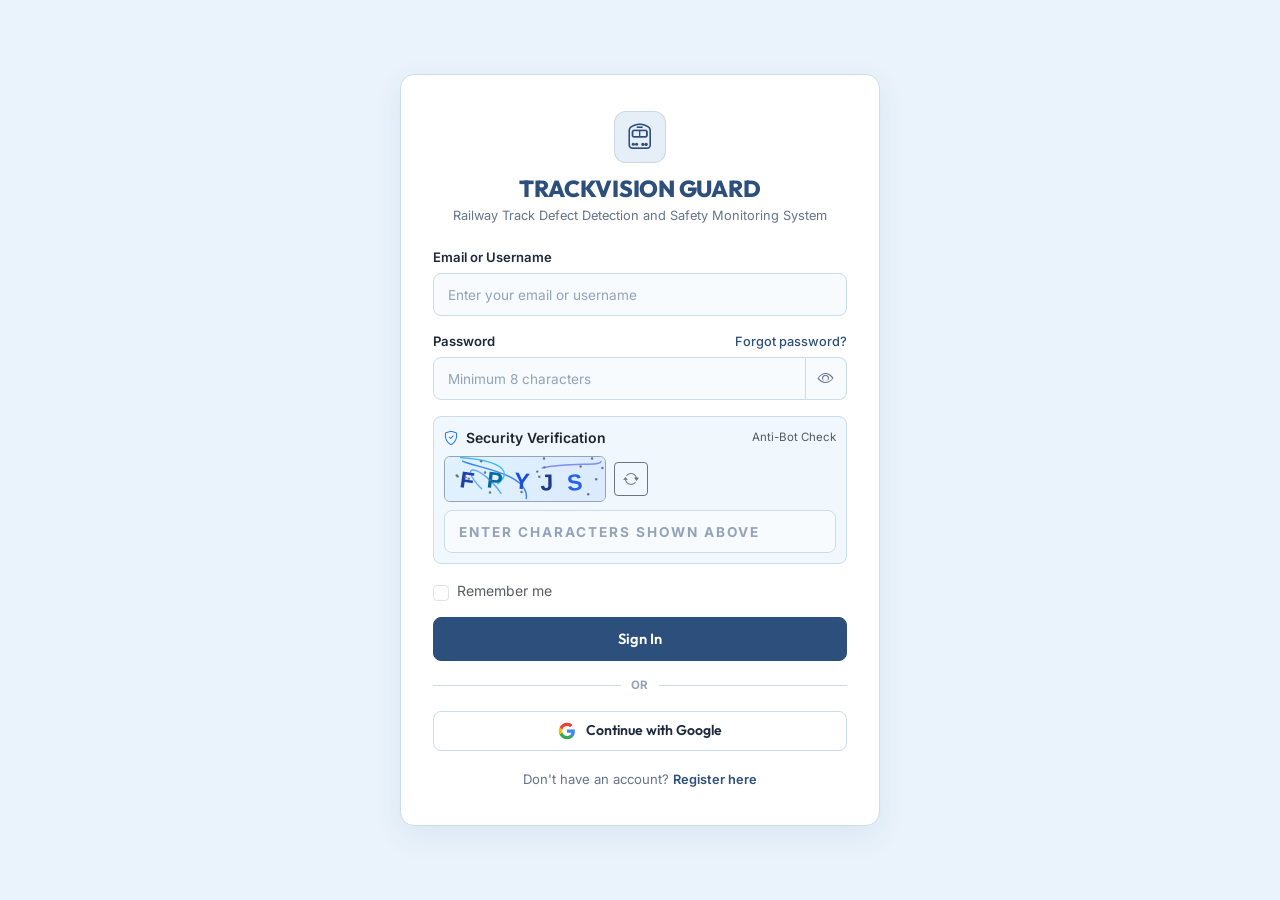
<file: frontend/pages/inspection-history.html>
<!DOCTYPE html>
<html lang="en">
<head>
    <meta charset="UTF-8">
    <meta name="viewport" content="width=device-width, initial-scale=1.0">
    <meta name="description" content="TRACKVISION GUARD – Inspection History">
    <title>Inspection History – TRACKVISION GUARD</title>

    <!-- Bootstrap 5 CSS -->
    <link href="https://cdn.jsdelivr.net/npm/bootstrap@5.3.3/dist/css/bootstrap.min.css" rel="stylesheet">
    <!-- Google Fonts -->
    <link href="https://fonts.googleapis.com/css2?family=Inter:wght@300;400;500;600;700;800&family=Outfit:wght@600;700;800;900&display=swap" rel="stylesheet">
    <!-- Bootstrap Icons -->
    <link href="https://cdn.jsdelivr.net/npm/bootstrap-icons@1.11.3/font/bootstrap-icons.css" rel="stylesheet">
    
    <!-- Base Styles -->
    <link href="../css/auth.css" rel="stylesheet">
    <link href="../css/dashboard.css" rel="stylesheet">
    <style>
        #modal-history-canvas {
            width: 100%;
            height: auto;
            max-height: 520px;
            object-fit: contain;
            display: block;
            border-radius: 8px;
        }
    </style>
</head>
<body class="dashboard-body">

    <!-- Mobile Sidebar Dark Overlay -->
    <div class="sidebar-overlay" id="sidebar-overlay"></div>

    <!-- App Sidebar -->
    <aside class="app-sidebar" id="app-sidebar">
        <!-- Sidebar Brand -->
        <div class="sidebar-header">
            <div class="sidebar-brand-icon">
                <i class="bi bi-train-front"></i>
            </div>
            <div>
                <h1 class="brand-title">TRACKVISION GUARD</h1>
                <div class="text-muted" style="font-size: 0.68rem; letter-spacing: 0.5px; line-height: 1.2;">Railway Track Defect Detection and Safety Monitoring System</div>
            </div>
        </div>

        <!-- Sidebar Navigation Menu -->
        <div class="sidebar-menu">
            <div class="sidebar-label">Operations</div>
            <a href="dashboard.html" class="nav-link-rg">
                <i class="bi bi-grid-1x2-fill"></i>
                <span>Dashboard</span>
            </a>
            <a href="inspection.html" class="nav-link-rg">
                <i class="bi bi-cloud-arrow-up"></i>
                <span>New Inspection</span>
            </a>
            <a href="inspection.html#results" class="nav-link-rg">
                <i class="bi bi-clipboard2-pulse"></i>
                <span>Inspection Results</span>
            </a>
            <a href="map.html" class="nav-link-rg">
                <i class="bi bi-geo-alt"></i>
                <span>Defect Map</span>
            </a>

            <div class="sidebar-label mt-3">Intelligence &amp; Management</div>
            <a href="analytics.html" class="nav-link-rg">
                <i class="bi bi-graph-up-arrow"></i>
                <span>Analytics</span>
            </a>
            <a href="inspection-history.html" class="nav-link-rg active">
                <i class="bi bi-clock-history"></i>
                <span>Inspection History</span>
            </a>
            <a href="maintenance.html" class="nav-link-rg">
                <i class="bi bi-wrench-adjustable"></i>
                <span>Maintenance Operations</span>
            </a>
            <a href="reports.html" class="nav-link-rg">
                <i class="bi bi-file-earmark-bar-graph"></i>
                <span>Reports</span>
            </a>

            <div class="sidebar-label mt-3">Configuration</div>
            <a href="settings.html" class="nav-link-rg">
                <i class="bi bi-gear"></i>
                <span>Settings</span>
            </a>
        </div>

        <!-- Sidebar Footer / User Profile -->
        <div class="sidebar-footer">
            <div class="user-profile-widget">
                <div class="d-flex align-items-center gap-2 overflow-hidden">
                    <div class="user-avatar">
                        <i class="bi bi-person"></i>
                    </div>
                    <div class="text-truncate">
                        <div class="fw-semibold text-white small text-truncate" id="user-name">Inspector</div>
                        <span class="role-badge" id="user-role">INSPECTOR</span>
                    </div>
                </div>
                <button class="btn btn-outline-danger btn-sm p-1 px-2 action-logout" title="Sign Out">
                    <i class="bi bi-box-arrow-right"></i>
                </button>
            </div>
        </div>
    </aside>

    <!-- Main Content Area -->
    <main class="app-main">
        <!-- Top Bar -->
        <header class="dashboard-topbar">
            <div class="d-flex align-items-center gap-3">
                <button class="mobile-navbar-btn" id="mobile-sidebar-toggle" aria-label="Toggle Navigation">
                    <i class="bi bi-list"></i>
                </button>
                <div>
                    <h2 class="h4 fw-bold text-dark font-outfit mb-0">Track Inspection History</h2>
                    <p class="text-muted small mb-0 d-none d-sm-block">Historical repository of all automated AI track defect inspections &amp; risk logs</p>
                </div>
            </div>

            <div class="d-flex align-items-center gap-2">
                <div class="telemetry-chip d-none d-md-inline-flex" title="Spring Boot Core Status">
                    <span class="pulse-dot"></span>
                    <span class="text-secondary small fw-medium">Core :8080</span>
                </div>
                <a href="inspection.html" class="btn btn-rg btn-sm d-inline-flex align-items-center gap-2 px-3 py-2">
                    <i class="bi bi-plus-circle"></i>
                    <span class="d-none d-sm-inline">New Inspection</span>
                </a>
            </div>
        </header>

        <!-- Filter & Search Toolbar -->
        <div class="panel-card mb-4 p-3">
            <div class="row g-2 align-items-center justify-content-between">
                <div class="col-md-5">
                    <div class="input-group input-group-sm">
                        <span class="input-group-text bg-white border-secondary-subtle text-muted"><i class="bi bi-search"></i></span>
                        <input type="text" id="search-input" class="form-control" placeholder="Search by Inspection #, Zone, Section, or Location...">
                    </div>
                </div>
                <div class="col-md-7 d-flex align-items-center justify-content-md-end gap-2 flex-wrap">
                    <div class="d-flex align-items-center gap-1">
                        <label for="filter-risk" class="text-muted small m-0 fw-bold">Risk:</label>
                        <select id="filter-risk" class="form-select form-select-sm" style="width: auto;">
                            <option value="ALL">All Risk Levels</option>
                            <option value="CRITICAL">Critical</option>
                            <option value="HIGH">High</option>
                            <option value="MEDIUM">Medium</option>
                            <option value="LOW">Low</option>
                        </select>
                    </div>
                    <div class="d-flex align-items-center gap-1">
                        <label for="filter-status" class="text-muted small m-0 fw-bold">Status:</label>
                        <select id="filter-status" class="form-select form-select-sm" style="width: auto;">
                            <option value="ALL">All Statuses</option>
                            <option value="COMPLETED">Completed</option>
                            <option value="CREATED">Created</option>
                            <option value="FAILED">Failed</option>
                        </select>
                    </div>
                    <a href="reports.html" class="btn btn-outline-primary btn-sm" title="Export Reports">
                        <i class="bi bi-download me-1"></i> Export
                    </a>
                </div>
            </div>
        </div>

        <!-- History Records Table Card -->
        <div class="panel-card mb-4">
            <div class="d-flex justify-content-between align-items-center mb-3">
                <h3 class="h5 text-dark font-outfit m-0">
                    <i class="bi bi-database-check text-primary me-2"></i> All Inspection Records
                </h3>
                <span class="badge bg-secondary font-outfit" id="history-count-badge">Loading...</span>
            </div>

            <div class="table-responsive">
                <table class="table table-hover align-middle small mb-0">
                    <thead>
                        <tr>
                            <th>Inspection #</th>
                            <th>Date / Time</th>
                            <th>Zone / Section</th>
                            <th>Location Description</th>
                            <th>Defect Count</th>
                            <th>Risk Score</th>
                            <th>Risk Level</th>
                            <th>Status</th>
                            <th class="text-end">Actions</th>
                        </tr>
                    </thead>
                    <tbody id="history-tbody">
                        <tr><td colspan="9" class="text-center text-muted py-5">Loading authentic records from MySQL...</td></tr>
                    </tbody>
                </table>
            </div>
        </div>
    </main>

    <!-- Visual Report Detail Modal -->
    <div class="modal fade" id="historyModal" tabindex="-1" aria-labelledby="historyModalLabel" aria-hidden="true">
        <div class="modal-dialog modal-lg modal-dialog-centered">
            <div class="modal-content" style="background: #ffffff; border: 1px solid var(--rg-border); color: #0f172a;">
                <div class="modal-header border-bottom">
                    <h5 class="modal-title font-outfit fw-bold text-dark" id="historyModalLabel">
                        <i class="bi bi-camera-reels text-primary me-2"></i> Visual Defect Report: <span id="m-insp-num">-</span>
                    </h5>
                    <button type="button" class="btn-close" data-bs-dismiss="modal" aria-label="Close"></button>
                </div>
                <div class="modal-body">
                    <!-- Metadata Strip -->
                    <div class="row g-2 mb-3 small">
                        <div class="col-md-3">
                            <div class="p-2 rounded bg-light border">
                                <span class="text-muted d-block">Risk Level</span>
                                <span class="risk-badge" id="m-insp-risk">-</span>
                            </div>
                        </div>
                        <div class="col-md-3">
                            <div class="p-2 rounded bg-light border">
                                <span class="text-muted d-block">Risk Score</span>
                                <span class="fw-bold text-dark font-outfit" id="m-insp-score">0.0</span>
                            </div>
                        </div>
                        <div class="col-md-6">
                            <div class="p-2 rounded bg-light border">
                                <span class="text-muted d-block">Location &amp; Section</span>
                                <span class="text-dark fw-medium text-truncate d-block" id="m-insp-loc">-</span>
                            </div>
                        </div>
                    </div>

                    <!-- Canvas Container -->
                    <div class="position-relative bg-light rounded border mb-3 overflow-hidden d-flex align-items-center justify-content-center" style="min-height: 280px;">
                        <div id="modal-canvas-loading" class="text-center text-muted p-4">
                            <div class="spinner-border spinner-border-sm text-primary mb-2"></div>
                            <div class="small">Rendering track photo &amp; YOLO11 defect bounding boxes...</div>
                        </div>
                        <canvas id="modal-history-canvas" class="d-none"></canvas>
                    </div>

                    <!-- Detections Breakdown -->
                    <h6 class="font-outfit text-dark fw-bold mb-2"><i class="bi bi-list-check text-primary me-2"></i> Localized Defect Annotations</h6>
                    <div class="table-responsive">
                        <table class="table table-hover align-middle small mb-0">
                            <thead>
                                <tr>
                                    <th>#</th>
                                    <th>Defect Class</th>
                                    <th>Confidence</th>
                                    <th>Severity</th>
                                    <th>Coordinates [xMin, yMin, xMax, yMax]</th>
                                </tr>
                            </thead>
                            <tbody id="m-detections-tbody">
                                <tr><td colspan="5" class="text-center text-muted">No defects detected.</td></tr>
                            </tbody>
                        </table>
                    </div>
                </div>
                <div class="modal-footer border-secondary">
                    <button type="button" class="btn btn-outline-secondary btn-sm" data-bs-dismiss="modal">Close</button>
                    <a href="inspection.html" class="btn btn-rg btn-sm"><i class="bi bi-camera-video me-1"></i> New Inspection</a>
                </div>
            </div>
        </div>
    </div>

    <!-- Bootstrap 5 Bundle JS -->
    <script src="https://cdn.jsdelivr.net/npm/bootstrap@5.3.3/dist/js/bootstrap.bundle.min.js"></script>
    <!-- Navigation JS -->
    <script src="../js/navigation.js"></script>
    <!-- Inspection History Controller JS -->
    <script src="../js/inspection-history.js"></script>
</body>
</html>
</file>
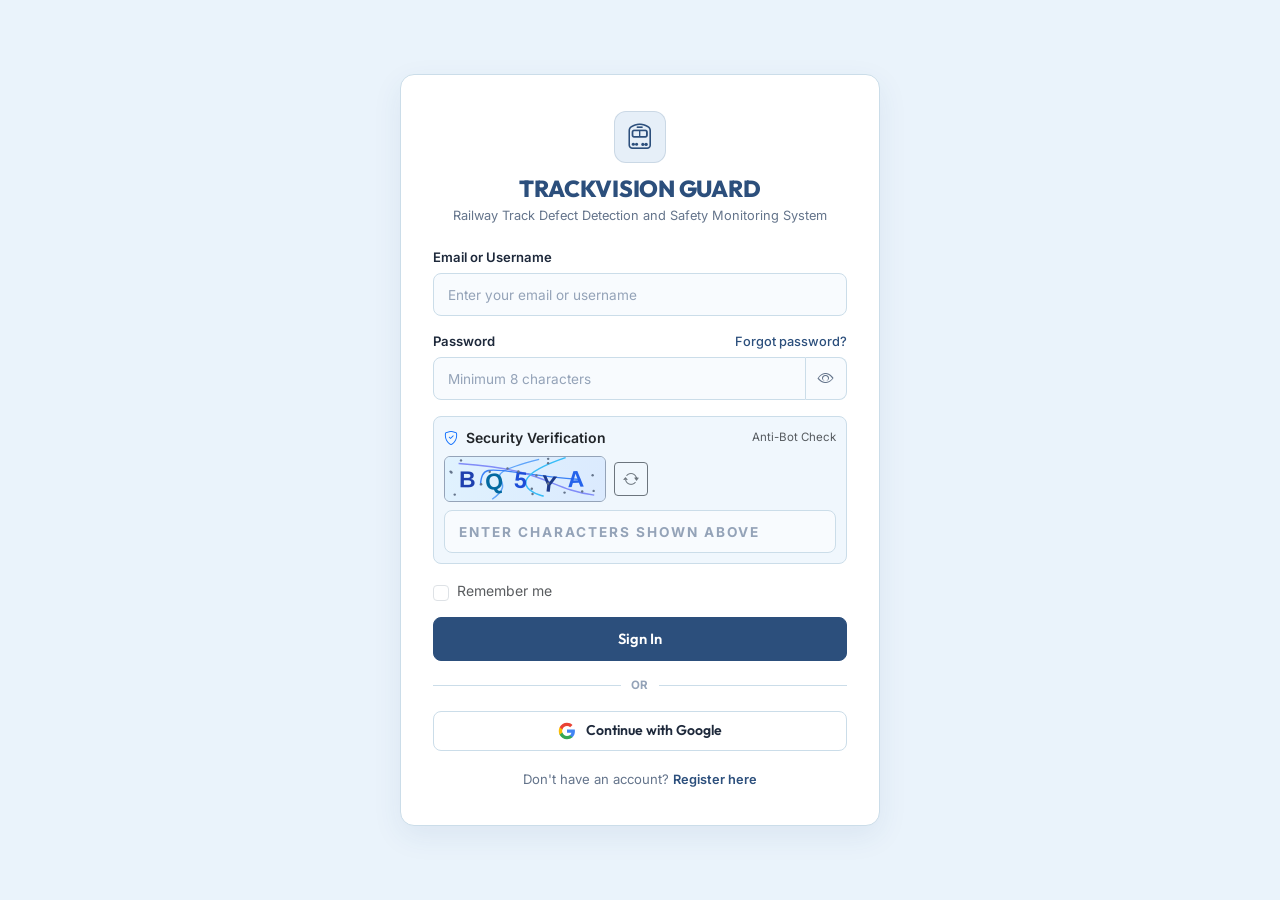
<file: frontend/pages/inspection.html>
<!DOCTYPE html>
<html lang="en">
<head>
    <meta charset="UTF-8">
    <meta name="viewport" content="width=device-width, initial-scale=1.0">
    <title>New Inspection – TRACKVISION GUARD</title>
    <!-- Bootstrap 5 -->
    <link href="https://cdn.jsdelivr.net/npm/bootstrap@5.3.3/dist/css/bootstrap.min.css" rel="stylesheet">
    <!-- Google Fonts -->
    <link href="https://fonts.googleapis.com/css2?family=Inter:wght@400;500;600;700&family=Outfit:wght@600;700;800&display=swap" rel="stylesheet">
    <!-- Bootstrap Icons -->
    <link href="https://cdn.jsdelivr.net/npm/bootstrap-icons@1.11.3/font/bootstrap-icons.css" rel="stylesheet">
    <link href="../css/auth.css" rel="stylesheet">
    <link href="../css/dashboard.css" rel="stylesheet">
    <style>
        .inspection-container { max-width: 100%; width: 100%; }
        .upload-dropzone {
            border: 2px dashed #93c5fd;
            border-radius: 14px;
            padding: 2.5rem;
            text-align: center;
            background: #f8fafc;
            transition: all 0.25s ease;
            cursor: pointer;
        }
        .upload-dropzone:hover {
            border-color: var(--rg-primary);
            background: #eff6ff;
        }
        .upload-dropzone.drag-active {
            border-color: var(--rg-primary) !important;
            background: #dbeafe !important;
            box-shadow: 0 0 20px rgba(29, 78, 216, 0.15);
        }
        .preview-img {
            width: 130px;
            height: 95px;
            object-fit: cover;
            border-radius: 10px;
            border: 1px solid var(--rg-border);
        }
        .detection-row {
            cursor: pointer;
            transition: background 0.15s ease;
        }
        .detection-row:hover, .detection-row.active {
            background: rgba(29, 78, 216, 0.08) !important;
        }
        .sample-thumbnail-card {
            background: #ffffff;
            border: 2px solid #e2e8f0;
            border-radius: 12px;
            padding: 8px;
            cursor: pointer;
            transition: all 0.2s ease;
            text-align: center;
        }
        .sample-thumbnail-card:hover {
            border-color: var(--rg-primary);
            transform: translateY(-2px);
            box-shadow: 0 4px 14px rgba(29, 78, 216, 0.2);
        }
        .sample-thumb-img {
            width: 100%;
            height: 70px;
            object-fit: cover;
            border-radius: 8px;
            margin-bottom: 6px;
        }
        .sample-thumb-label {
            font-size: 0.8rem;
            font-weight: 700;
            color: #0f172a;
        }
    </style>
</head>
<body class="dashboard-body">

    <!-- Mobile Sidebar Dark Overlay -->
    <div class="sidebar-overlay" id="sidebar-overlay"></div>

    <!-- App Sidebar -->
    <aside class="app-sidebar" id="app-sidebar">
        <!-- Sidebar Brand -->
        <div class="sidebar-header">
            <div class="sidebar-brand-icon">
                <i class="bi bi-train-front"></i>
            </div>
            <div>
                <h1 class="brand-title">TRACKVISION GUARD</h1>
                <div class="text-muted" style="font-size: 0.68rem; letter-spacing: 0.5px; line-height: 1.2;">Railway Track Defect Detection and Safety Monitoring System</div>
            </div>
        </div>

        <!-- Sidebar Navigation Menu -->
        <div class="sidebar-menu">
            <div class="sidebar-label">Operations</div>
            <a href="dashboard.html" class="nav-link-rg">
                <i class="bi bi-grid-1x2-fill"></i>
                <span>Dashboard</span>
            </a>
            <a href="inspection.html" class="nav-link-rg active">
                <i class="bi bi-cloud-arrow-up"></i>
                <span>New Inspection</span>
            </a>
            <a href="inspection.html#results" class="nav-link-rg" id="nav-results-link">
                <i class="bi bi-clipboard2-pulse"></i>
                <span>Inspection Results</span>
            </a>
            <a href="map.html" class="nav-link-rg">
                <i class="bi bi-geo-alt"></i>
                <span>Defect Map</span>
            </a>

            <div class="sidebar-label mt-3">Intelligence &amp; Management</div>
            <a href="analytics.html" class="nav-link-rg">
                <i class="bi bi-graph-up-arrow"></i>
                <span>Analytics</span>
            </a>
            <a href="inspection-history.html" class="nav-link-rg">
                <i class="bi bi-clock-history"></i>
                <span>Inspection History</span>
            </a>
            <a href="maintenance.html" class="nav-link-rg">
                <i class="bi bi-wrench-adjustable"></i>
                <span>Maintenance Operations</span>
                <span class="badge bg-warning text-dark ms-auto" id="sidebar-maint-count" style="font-size: 0.65rem;">0</span>
            </a>
            <a href="reports.html" class="nav-link-rg">
                <i class="bi bi-file-earmark-bar-graph"></i>
                <span>Reports</span>
            </a>

            <div class="sidebar-label mt-3">Configuration</div>
            <a href="settings.html" class="nav-link-rg">
                <i class="bi bi-gear"></i>
                <span>Settings</span>
            </a>
            <a href="#" class="nav-link-rg text-danger action-logout">
                <i class="bi bi-box-arrow-right"></i>
                <span>Logout</span>
            </a>
        </div>

        <!-- Sidebar Train Branding Footer (Picture 3 Reference) -->
        <div class="sidebar-journey-badge">
            <div class="mb-1"><i class="bi bi-train-front text-info fs-4"></i></div>
            <div class="journey-text-main font-outfit">Safer Tracks...</div>
            <div class="journey-text-sub">A Safer Journey...</div>
        </div>

        <!-- Sidebar Footer / User Profile -->
        <div class="sidebar-footer">
            <div class="user-profile-widget">
                <div class="d-flex align-items-center gap-2 overflow-hidden">
                    <div class="user-avatar">
                        <i class="bi bi-person"></i>
                    </div>
                    <div class="text-truncate">
                        <div class="fw-semibold text-white small text-truncate" id="user-name">Inspector</div>
                        <span class="role-badge" id="user-role">INSPECTOR</span>
                    </div>
                </div>
                <button class="btn btn-outline-danger btn-sm p-1 px-2 action-logout" title="Sign Out">
                    <i class="bi bi-box-arrow-right"></i>
                </button>
            </div>
        </div>
    </aside>

    <!-- Main Content Area -->
    <main class="app-main">
        <!-- Top Bar -->
        <header class="dashboard-topbar">
            <div class="d-flex align-items-center gap-3">
                <button class="mobile-navbar-btn" id="mobile-sidebar-toggle" aria-label="Toggle Navigation">
                    <i class="bi bi-list"></i>
                </button>
                <div>
                    <h2 class="h4 fw-bold text-dark font-outfit mb-0">Upload &amp; Analyze Railway Track</h2>
                    <p class="text-secondary small mb-0 d-none d-sm-block fw-medium">Deep learning visual localization and safety scoring via YOLO11 RailGuard V3</p>
                </div>
            </div>

            <div class="d-flex align-items-center gap-2">
                <div class="telemetry-chip d-none d-md-inline-flex" title="Spring Boot Core Status">
                    <span class="pulse-dot"></span>
                    <span class="text-dark small fw-bold">Core :8080</span>
                </div>
                <div class="telemetry-chip d-none d-md-inline-flex" title="FastAPI AI Engine Status">
                    <i class="bi bi-cpu text-primary"></i>
                    <span class="text-dark small fw-bold">YOLO11 V3</span>
                </div>
                <a href="inspection-history.html" class="btn btn-outline-primary btn-sm px-3 py-2">
                    <i class="bi bi-clock-history me-1"></i> View History
                </a>
            </div>
        </header>

        <div class="inspection-container w-100">

        <div class="alert alert-danger d-none" id="alert-error"></div>
        <div class="alert alert-success d-none" id="alert-success"></div>

        <!-- Inspection Form Container: Image Upload is Primary (Section 1), Location Details Optional (Section 2) -->
        <div id="inspection-form-container">
            <!-- Section 1: Upload Railway Track Image & AI Analysis (PRIMARY ACTION) -->
            <div class="panel-card" id="upload-analysis-card">
                <div class="d-flex align-items-center justify-content-between mb-3">
                    <h3 class="h5 text-dark fw-bold m-0 font-outfit">
                        <i class="bi bi-cloud-arrow-up-fill me-2 text-primary"></i> Upload Railway Track Image &amp; Run AI Analysis
                    </h3>
                    <span class="badge bg-primary-subtle text-primary border border-primary-subtle small px-2 py-1">Primary Action</span>
                </div>
                <p class="text-secondary small mb-3 fw-medium">
                    Select or drag-and-drop a railway track photo. The YOLO11 V3 model will inspect the image for surface defects, fractures, joint wear, and corrosion.
                </p>

                <!-- Drag-and-Drop Dropzone -->
                <div class="upload-dropzone mb-3" id="dropzone">
                    <i class="bi bi-cloud-arrow-up display-4 text-primary mb-2"></i>
                    <h5 class="text-dark fw-bold mb-2">Drag and drop railway track image here</h5>
                    <p class="text-muted small mb-3">Supported formats: JPG, JPEG, PNG (Strict Magic-Byte Validated &middot; Max 10MB)</p>
                    <button type="button" class="btn btn-outline-primary px-3 py-2" id="btn-choose-file">
                        <i class="bi bi-folder2-open me-2"></i>Choose Railway Track Image
                    </button>
                    <input type="file" id="fileInput" class="d-none" accept=".jpg,.jpeg,.png">
                </div>

                <!-- Or Use Sample Images (Reference Image 1 Requirement) -->
                <div class="mt-3 mb-3 p-3 rounded-3" style="background: #f8fafc; border: 1px solid var(--rg-border);" id="sample-images-section">
                    <div class="d-flex align-items-center justify-content-between mb-2">
                        <label class="form-label text-dark small fw-bold m-0">
                            <i class="bi bi-images text-primary me-1"></i> Or use sample images
                        </label>
                        <span class="text-muted small" style="font-size: 0.72rem;">1-Click Instant Test</span>
                    </div>
                    <div class="row g-2">
                        <div class="col-6 col-md-3">
                            <div class="sample-thumbnail-card" onclick="loadSampleImage('sample_joint_defect.jpg', 'Fishplate Joint Defect')">
                                <img src="../samples/sample_joint_defect.jpg" alt="Joint Defect" class="sample-thumb-img">
                                <div class="sample-thumb-label text-truncate">Joint Bar Defect</div>
                            </div>
                        </div>
                        <div class="col-6 col-md-3">
                            <div class="sample-thumbnail-card" onclick="loadSampleImage('sample_broken_rail.jpg', 'Broken Rail / Crack')">
                                <img src="../samples/sample_broken_rail.jpg" alt="Broken Rail" class="sample-thumb-img">
                                <div class="sample-thumb-label text-truncate">Broken Rail</div>
                            </div>
                        </div>
                        <div class="col-6 col-md-3">
                            <div class="sample-thumbnail-card" onclick="loadSampleImage('sample_corrosion.jpg', 'Track Corrosion')">
                                <img src="../samples/sample_corrosion.jpg" alt="Corrosion" class="sample-thumb-img">
                                <div class="sample-thumb-label text-truncate">Track Corrosion</div>
                            </div>
                        </div>
                        <div class="col-6 col-md-3">
                            <div class="sample-thumbnail-card" onclick="loadSampleImage('sample_clean.jpg', 'Clean Operational Track')">
                                <img src="../samples/sample_clean.jpg" alt="Clean Track" class="sample-thumb-img">
                                <div class="sample-thumb-label text-truncate">Clean Track</div>
                            </div>
                        </div>
                    </div>
                </div>

                <!-- Image Selection Preview Area -->
                <div id="file-preview-card" class="d-none mb-3 p-3 rounded-3" style="background: #f8fafc; border: 1px solid var(--rg-border);">
                    <div class="row align-items-center g-3">
                        <div class="col-auto">
                            <img id="selected-image-preview" src="" alt="Track Preview" class="preview-img">
                        </div>
                        <div class="col">
                            <div class="text-dark fw-bold small text-truncate" id="file-info-name">track.jpg</div>
                            <div class="text-muted small" id="file-info-size">0 KB</div>
                            <div class="d-flex flex-wrap align-items-center gap-2 mt-1">
                                <span class="badge bg-success-subtle text-success border border-success-subtle small"><i class="bi bi-check-circle-fill me-1"></i> Ready for YOLO11 V3</span>
                                <span class="badge bg-secondary-subtle text-info border border-info-subtle small" id="gps-status-badge"><i class="bi bi-geo-alt me-1"></i> <span id="gps-status-text">Checking EXIF GPS...</span></span>
                            </div>
                        </div>
                        <div class="col-auto d-flex flex-wrap gap-2">
                            <button type="button" class="btn btn-outline-primary btn-sm" id="btn-change-image">
                                <i class="bi bi-arrow-repeat me-1"></i> Change Image
                            </button>
                            <button type="button" class="btn btn-outline-danger btn-sm" id="btn-remove-image">
                                <i class="bi bi-trash me-1"></i> Remove
                            </button>
                        </div>
                    </div>
                </div>

                <!-- Prominent Execute YOLO11 V3 Inspection Button -->
                <div class="mt-4">
                    <button type="button" class="btn btn-primary btn-lg w-100 py-3 font-outfit fw-bold" id="btn-execute-inspection">
                        <span class="spinner-border spinner-border-sm d-none me-2" id="execute-spinner"></span>
                        <i class="bi bi-cpu-fill me-2" id="execute-icon"></i>
                        <span id="execute-btn-text">Execute YOLO11 V3 Inspection</span>
                    </button>
                    <div id="execution-progress-container" class="text-center text-muted small mt-2 d-none">
                        <span class="spinner-grow spinner-grow-sm text-primary me-2" role="status"></span>
                        <span id="execution-progress-text" class="fw-semibold text-primary">Initializing inspection...</span>
                    </div>
                </div>
            </div>
        </div>

        <!-- Results Card Styled to Match Picture 3 Reference -->
        <div class="analysis-result-panel d-none mb-4" id="results-card">
            <!-- Card Header Ribbon -->
            <div class="analysis-header-bar d-flex align-items-center justify-content-between p-3 mb-3">
                <div class="d-flex align-items-center gap-2">
                    <div class="analysis-header-icon-box">
                        <i class="bi bi-image"></i>
                    </div>
                    <div>
                        <h3 class="analysis-header-title m-0">Analysis Result</h3>
                        <span class="text-muted small">Inspection #<strong class="text-primary" id="res-inspection-num">-</strong></span>
                    </div>
                </div>
                <div class="d-flex align-items-center gap-2">
                    <span class="status-online-pill"><span class="pulse-green-dot"></span> Online</span>
                    <button class="btn btn-outline-warning btn-sm font-outfit fw-bold d-none" id="btn-open-maintenance" title="Schedule Work Order">
                        <i class="bi bi-tools me-1"></i> Schedule Maintenance
                    </button>
                    <!-- Hidden elements needed for script backward-compatibility -->
                    <span class="d-none" id="res-status">-</span>
                    <span class="d-none" id="res-risk-level">-</span>
                    <span class="d-none" id="res-risk-score">0.0</span>
                    <span class="d-none" id="res-model-ver">-</span>
                    <span class="d-none" id="defect-count-badge">0</span>
                </div>
            </div>

            <!-- Analysis Failure Error Banner -->
            <div class="alert alert-danger d-none mx-3 my-2" id="res-error-box"></div>

            <!-- Top Grid Row: Canvas (Left) | Specs & Cause (Middle) | Detected Region Crop (Right) -->
            <div class="row g-3 p-3 pt-0 mb-2">
                <!-- Left: Full Track Photo Canvas -->
                <div class="col-lg-5 col-md-12">
                    <div class="card-track-viewport h-100 p-2">
                        <!-- Visual AI Mode Selector Switcher -->
                        <div class="btn-group btn-group-sm mb-2 w-100" role="group" id="visual-mode-selector">
                            <button type="button" class="btn btn-outline-primary active" id="mode-btn-boxes" onclick="switchVisualMode('boxes')"><i class="bi bi-bounding-box me-1"></i> Detections (Boxes)</button>
                            <button type="button" class="btn btn-outline-primary" id="mode-btn-segmentation" onclick="switchVisualMode('segmentation')"><i class="bi bi-pentagon me-1"></i> Segmentation (Mask)</button>
                            <button type="button" class="btn btn-outline-primary" id="mode-btn-heatmap" onclick="switchVisualMode('heatmap')"><i class="bi bi-fire me-1"></i> Heatmap</button>
                            <button type="button" class="btn btn-outline-primary" id="mode-btn-original" onclick="switchVisualMode('original')"><i class="bi bi-image me-1"></i> Original Track</button>
                        </div>

                        <!-- Defect Summary & Category Breakdown -->
                        <div class="d-flex flex-wrap align-items-center gap-2 mb-2" id="defect-summary-badges">
                            <span class="badge bg-light text-dark border px-2 py-1 font-outfit" id="total-defects-pill"><i class="bi bi-layers-fill me-1 text-primary"></i> Total Defects: <strong id="total-defects-count">0</strong></span>
                            <div id="category-pills-list" class="d-inline-flex flex-wrap gap-1"></div>
                        </div>

                        <div class="d-flex align-items-center justify-content-between px-2 py-1 mb-2">
                            <span class="small fw-bold text-dark"><i class="bi bi-bounding-box text-primary me-1"></i> Visual AI Defect Overlay</span>
                            <div class="d-flex align-items-center gap-2">
                                <div class="form-check form-switch m-0 small">
                                    <input class="form-check-input" type="checkbox" id="toggle-boxes" checked>
                                    <label class="form-check-label small text-muted" for="toggle-boxes">Boxes</label>
                                </div>
                                <div class="form-check form-switch m-0 small">
                                    <input class="form-check-input" type="checkbox" id="toggle-labels" checked>
                                    <label class="form-check-label small text-muted" for="toggle-labels">Labels</label>
                                </div>
                            </div>
                        </div>

                        <div class="canvas-viewport-wrapper">
                            <div id="canvas-loading" class="text-center py-5">
                                <div class="spinner-border text-primary mb-2" role="status"></div>
                                <div class="small fw-semibold text-muted">Rendering track image and detections...</div>
                            </div>
                            <canvas id="defect-canvas" class="d-none w-100 rounded-2"></canvas>
                        </div>

                        <!-- Heatmap Disclaimer -->
                        <div id="heatmap-disclaimer" class="alert alert-warning small py-1 px-2 mt-2 d-none" style="font-size: 0.74rem;">
                            <i class="bi bi-exclamation-circle-fill me-1"></i>
                            <strong>Deep Learning Attention Heatmap:</strong> Visualizes PyTorch Layer-22 convolutional activation density. Provided for AI model explainability; does not substitute physical non-destructive ultrasonic testing.
                        </div>
                    </div>
                </div>

                <!-- Middle: Status Banner + Defect Specs + Possible Cause -->
                <div class="col-lg-4 col-md-7">
                    <div class="card-details-middle h-100 d-flex flex-column justify-content-between p-2">
                        <!-- Status Banner (Red for defect, Green for clean) -->
                        <div id="result-status-banner" class="status-alert-banner banner-detected mb-3 p-3 rounded-3">
                            <div class="d-flex align-items-center gap-3">
                                <div class="status-banner-icon-circle" id="status-banner-icon">
                                    <i class="bi bi-exclamation-triangle-fill text-danger fs-3"></i>
                                </div>
                                <div>
                                    <h4 class="status-banner-title fw-bold m-0 text-danger font-outfit" id="status-banner-title">Defect Detected</h4>
                                    <p class="status-banner-subtitle m-0 text-secondary small fw-medium" id="status-banner-subtitle">Damage localized on railway track surface</p>
                                </div>
                            </div>
                        </div>

                        <!-- Defect Key Details Table -->
                        <div class="spec-table-box p-3 rounded-3 mb-3">
                            <table class="table table-borderless m-0 spec-detail-table">
                                <tbody>
                                    <tr>
                                        <td class="spec-label">Defect Type</td>
                                        <td class="spec-colon">:</td>
                                        <td class="spec-value fw-bold" id="spec-defect-type">Crack</td>
                                    </tr>
                                    <tr>
                                        <td class="spec-label">Confidence</td>
                                        <td class="spec-colon">:</td>
                                        <td class="spec-value fw-bold" id="spec-confidence">96.3%</td>
                                    </tr>
                                    <tr>
                                        <td class="spec-label">Location</td>
                                        <td class="spec-colon">:</td>
                                        <td class="spec-value fw-bold" id="spec-location">Rail (Left Side)</td>
                                    </tr>
                                    <tr>
                                        <td class="spec-label">Risk Level</td>
                                        <td class="spec-colon">:</td>
                                        <td class="spec-value">
                                            <span class="badge bg-danger px-3 py-1 font-outfit fw-bold" id="spec-risk-badge">High</span>
                                        </td>
                                    </tr>
                                </tbody>
                            </table>
                        </div>

                        <!-- Possible Cause Card -->
                        <div class="cause-card-box p-3 rounded-3">
                            <div class="d-flex align-items-center gap-2 mb-1">
                                <i class="bi bi-gear-fill text-primary"></i>
                                <span class="fw-bold text-dark font-outfit small">Possible Cause</span>
                            </div>
                            <p class="text-secondary small m-0 fw-medium" id="spec-possible-cause">
                                Material fatigue, excessive dynamic axle load, or thermal cyclic stress.
                            </p>
                        </div>
                    </div>
                </div>

                <!-- Right: Detected Region (Cropped Zoom Preview) -->
                <div class="col-lg-3 col-md-5">
                    <div class="card-detected-region h-100 d-flex flex-column rounded-3 overflow-hidden">
                        <div class="detected-region-header px-3 py-2 d-flex align-items-center justify-content-between">
                            <div class="d-flex align-items-center gap-2">
                                <i class="bi bi-camera-fill text-white"></i>
                                <span class="fw-bold text-white small font-outfit">Detected Region</span>
                            </div>
                            <div class="btn-group btn-group-sm">
                                <button type="button" class="btn btn-dark btn-sm py-0 px-2 text-white border-0" id="btn-zoom-in" title="Zoom In" onclick="zoomCropCanvas(1.3)"><i class="bi bi-zoom-in"></i></button>
                                <button type="button" class="btn btn-dark btn-sm py-0 px-2 text-white border-0" id="btn-zoom-out" title="Zoom Out" onclick="zoomCropCanvas(0.77)"><i class="bi bi-zoom-out"></i></button>
                                <button type="button" class="btn btn-dark btn-sm py-0 px-2 text-white border-0" id="btn-zoom-reset" title="Reset Zoom" onclick="resetCropCanvas()"><i class="bi bi-arrow-counterclockwise"></i></button>
                            </div>
                        </div>
                        <div class="detected-region-body flex-grow-1 d-flex align-items-center justify-content-center p-2">
                            <canvas id="crop-canvas" class="crop-preview-canvas w-100"></canvas>
                            <div id="crop-empty-state" class="text-center p-4 text-muted d-none">
                                <i class="bi bi-shield-check text-success fs-1 mb-2 d-block"></i>
                                <span class="small fw-bold text-dark">Track Corridor Clear</span>
                            </div>
                        </div>
                    </div>
                </div>
            </div>

            <!-- Clean Track Notification Banner (Zero Defects) -->
            <div id="clean-track-banner" class="alert alert-info d-none mx-3 mb-3 p-3">
                <div class="d-flex align-items-center gap-2">
                    <i class="bi bi-info-circle-fill fs-4 text-info"></i>
                    <div>
                        <div class="fw-bold text-dark" id="clean-banner-title">No defects detected by AI at configured detection threshold</div>
                        <div class="small text-muted" id="clean-banner-desc">YOLO11 RailGuard V3 localized zero defects above the threshold. This automated result does not prove the track is defect-free. Certified physical engineering inspections are always required.</div>
                    </div>
                </div>
            </div>

            <!-- Middle Section: 3 Guidance Tiles (Picture 3) -->
            <div class="row g-3 px-3 mb-4" id="picture3-guidance-row">
                <!-- Tile 1: Defect Characteristics -->
                <div class="col-md-4">
                    <div class="guidance-tile tile-blue h-100 p-3 rounded-3">
                        <div class="d-flex align-items-center gap-2 mb-2">
                            <i class="bi bi-info-circle-fill text-primary fs-5"></i>
                            <h5 class="guidance-tile-title text-primary fw-bold font-outfit m-0">Defect Characteristics</h5>
                        </div>
                        <ul class="guidance-tile-list ps-3 m-0 small text-secondary fw-medium" id="tile-characteristics-list">
                            <li>Visible surface irregularity on rail head</li>
                            <li>Localized along wheel-rail contact zone</li>
                            <li>Requires ultrasonic flaw depth verification</li>
                        </ul>
                    </div>
                </div>

                <!-- Tile 2: Safety Risk -->
                <div class="col-md-4">
                    <div class="guidance-tile tile-amber h-100 p-3 rounded-3">
                        <div class="d-flex align-items-center gap-2 mb-2">
                            <i class="bi bi-exclamation-triangle-fill text-warning fs-5"></i>
                            <h5 class="guidance-tile-title text-warning fw-bold font-outfit m-0">Safety Risk</h5>
                        </div>
                        <div class="fs-4 fw-bold text-danger mb-1 font-outfit" id="tile-risk-level-heading">High Risk</div>
                        <p class="small text-secondary fw-medium m-0" id="tile-risk-statement">
                            May lead to progressive structural failure, broken rail, or gauge widening if left untreated.
                        </p>
                    </div>
                </div>

                <!-- Tile 3: Maintenance Recommendations -->
                <div class="col-md-4">
                    <div class="guidance-tile tile-green h-100 p-3 rounded-3">
                        <div class="d-flex align-items-center gap-2 mb-2">
                            <i class="bi bi-wrench-adjustable text-success fs-5"></i>
                            <h5 class="guidance-tile-title text-success fw-bold font-outfit m-0">Maintenance Recommendations</h5>
                        </div>
                        <ul class="guidance-tile-checklist ps-0 m-0 small text-secondary fw-medium" id="tile-recommendations-list">
                            <li><i class="bi bi-check-circle-fill text-success me-2"></i>Inspect the affected rail segment immediately.</li>
                            <li><i class="bi bi-check-circle-fill text-success me-2"></i>Execute joint tightening or rail grind/replacement.</li>
                            <li><i class="bi bi-check-circle-fill text-success me-2"></i>Monitor track section with ultrasonic flaw detector.</li>
                        </ul>
                    </div>
                </div>
            </div>

            <!-- Action Buttons Row (Picture 3) -->
            <div class="d-flex flex-wrap align-items-center gap-3 px-3 mb-4">
                <button class="btn btn-primary px-4 py-2 font-outfit fw-bold d-inline-flex align-items-center gap-2" id="btn-download-pdf-report">
                    <i class="bi bi-file-earmark-pdf-fill"></i> Download PDF Report
                </button>
                <button class="btn btn-outline-primary px-4 py-2 font-outfit fw-bold d-inline-flex align-items-center gap-2" id="btn-analyze-another">
                    <i class="bi bi-arrow-repeat"></i> Analyze Another Image
                </button>
                <button class="btn btn-outline-secondary px-4 py-2 font-outfit fw-bold d-inline-flex align-items-center gap-2" id="btn-save-defect-screenshot">
                    <i class="bi bi-camera-fill"></i> Save Inspection Screenshot
                </button>
                <button class="btn btn-rg d-none" id="btn-new-inspection-repeat">Inspect Another</button>
            </div>

            <!-- Feature B: Before vs After Track Inspection Comparison -->
            <div class="panel-card p-3 mb-4 mx-3 rounded-3" id="comparison-panel">
                <div class="d-flex align-items-center justify-content-between mb-3 border-bottom pb-2 flex-wrap gap-2">
                    <div class="d-flex align-items-center gap-2">
                        <i class="bi bi-arrow-left-right text-primary fs-5"></i>
                        <h5 class="fw-bold text-dark font-outfit m-0">Before vs After Track Inspection Comparison</h5>
                    </div>
                    <div class="d-flex align-items-center gap-2">
                        <button type="button" class="btn btn-sm btn-outline-primary py-1 px-3 font-outfit fw-bold d-inline-flex align-items-center gap-1" id="btn-save-comparison-screenshot" title="Capture and download comparison screenshot">
                            <i class="bi bi-camera-fill"></i> Save Comparison Screenshot
                        </button>
                        <span class="badge bg-primary-subtle text-primary border border-primary-subtle px-2 py-1 small font-outfit">Track Corridor Milestone</span>
                    </div>
                </div>
                <div class="row g-3 align-items-center">
                    <div class="col-md-5 text-center">
                        <div class="small fw-bold text-muted mb-1"><i class="bi bi-calendar3 me-1"></i> Baseline / Past Inspection (<span id="prev-inspection-date">Baseline Record</span>)</div>
                        <div class="border rounded-2 p-1 bg-light text-center" style="min-height: 180px; display: flex; align-items: center; justify-content: center;">
                            <img id="prev-inspection-img" src="../samples/sample_clean_track.jpg" alt="Previous inspection" style="max-height: 180px; max-width: 100%; object-fit: contain; border-radius: 4px;">
                        </div>
                        <div class="small text-muted mt-1 fw-medium" id="prev-inspection-meta">Milestone: Verified Baseline &middot; Defect Count: 0 (Normal)</div>
                    </div>
                    <div class="col-md-2 text-center">
                        <div class="p-2 rounded-circle bg-primary-subtle text-primary d-inline-flex align-items-center justify-content-center" style="width: 44px; height: 44px;">
                            <i class="bi bi-arrow-right fs-4"></i>
                        </div>
                        <div class="mt-2">
                            <span class="badge" id="comparison-delta-badge" style="background: #ef4444; color: #fff; font-size: 0.8rem;">Change Detected</span>
                            <div class="small text-muted mt-1" style="font-size: 0.72rem;">Timeline Progression</div>
                        </div>
                    </div>
                    <div class="col-md-5 text-center">
                        <div class="small fw-bold text-primary mb-1"><i class="bi bi-calendar-check me-1"></i> Current Inspection (<span id="curr-inspection-date">Active Inspection</span>)</div>
                        <div class="border rounded-2 p-1 bg-light text-center" style="min-height: 180px; display: flex; align-items: center; justify-content: center;">
                            <img id="curr-inspection-img" src="../samples/sample_joint_defect.jpg" alt="Current inspection" style="max-height: 180px; max-width: 100%; object-fit: contain; border-radius: 4px;">
                        </div>
                        <div class="small text-muted mt-1 fw-medium" id="curr-inspection-meta">Active Section &middot; Defect Count: 1</div>
                    </div>
                </div>
                <div class="small text-secondary mt-3 p-2 rounded-2" style="background: #f8fafc; border-left: 3px solid #2563eb;">
                    <i class="bi bi-info-circle-fill text-primary me-1"></i>
                    <strong>Location Verification Note:</strong> Correlates geo-referenced track section milestones to analyze surface wear progression, fishplate loosening velocity, and structural degradation over inspection cycles.
                </div>
            </div>

            <!-- Detected Defect Coordinates Breakdown (Collapsible) -->
            <div class="px-3 mb-3 d-none">
                <div class="border rounded-3 p-3 bg-light">
                    <div class="d-flex align-items-center justify-content-between" style="cursor: pointer;" data-bs-toggle="collapse" data-bs-target="#detailed-detections-collapse">
                        <div class="d-flex align-items-center gap-2">
                            <i class="bi bi-list-check text-primary"></i>
                            <span class="fw-bold text-dark font-outfit small">Detailed Defect Bounding Boxes &amp; Coordinates</span>
                        </div>
                        <i class="bi bi-chevron-down text-muted"></i>
                    </div>
                    <div class="collapse mt-3" id="detailed-detections-collapse">
                        <div class="table-responsive">
                            <table class="table table-sm table-hover align-middle mb-0">
                                <thead>
                                    <tr>
                                        <th>#</th>
                                        <th>Defect Class</th>
                                        <th>Confidence</th>
                                        <th>Severity</th>
                                        <th>Coordinates [xMin, yMin, xMax, yMax]</th>
                                    </tr>
                                </thead>
                                <tbody id="detections-tbody">
                                    <tr><td colspan="5" class="text-center text-muted py-2">No defect detections recorded.</td></tr>
                                </tbody>
                            </table>
                        </div>
                    </div>
                </div>
            </div>

            <!-- Full Engineering Knowledge Container (Collapsible or Auxiliary) -->
            <div id="engineering-guidance-container" class="mb-3 d-none"></div>

            <!-- Bottom Section: Inspection History Table (Picture 3) -->
            <div class="card-embedded-history mx-3 mb-3 rounded-3 overflow-hidden">
                <div class="history-ribbon d-flex align-items-center justify-content-between px-3 py-2">
                    <div class="d-flex align-items-center gap-2">
                        <i class="bi bi-clock-history text-white"></i>
                        <span class="fw-bold text-white font-outfit">Inspection History</span>
                    </div>
                    <a href="inspection-history.html" class="text-white small text-decoration-none fw-semibold">View All <i class="bi bi-chevron-right"></i></a>
                </div>
                <div class="table-responsive">
                    <table class="table table-hover align-middle mb-0 history-embedded-table">
                        <thead>
                            <tr>
                                <th>Date &amp; Time</th>
                                <th>Defect Type</th>
                                <th>Risk Level</th>
                                <th>Status</th>
                                <th class="text-end">Action</th>
                            </tr>
                        </thead>
                        <tbody id="embedded-history-tbody">
                            <tr>
                                <td colspan="5" class="text-center py-3 text-muted">Loading recent inspection records...</td>
                            </tr>
                        </tbody>
                    </table>
                </div>
            </div>

            <!-- Disclaimer Notice -->
            <div class="disclaimer-notice-box mx-3 mb-3 p-2 rounded-2 small text-muted">
                <i class="bi bi-info-circle-fill text-info me-1"></i>
                <strong>Notice:</strong> This automated assessment is an AI-assisted detection preview based on YOLO11 deep learning inference and does NOT constitute an official railway safety certification. Physical non-destructive flaw detection (NDT) remains strictly required.
            </div>
        </div>
    </div>

    <!-- Maintenance Work Order Modal -->
    <div class="modal fade" id="maintenanceModal" tabindex="-1" aria-labelledby="maintenanceModalLabel" aria-hidden="true">
        <div class="modal-dialog modal-dialog-centered">
            <div class="modal-content" style="background: #ffffff; border: 1px solid var(--rg-border); color: #0f172a;">
                <div class="modal-header border-bottom">
                    <h5 class="modal-title font-outfit fw-bold text-dark" id="maintenanceModalLabel">
                        <i class="bi bi-tools text-primary me-2"></i> Create Maintenance Work Order
                    </h5>
                    <button type="button" class="btn-close" data-bs-dismiss="modal" aria-label="Close"></button>
                </div>
                <div class="modal-body">
                    <div class="alert alert-danger d-none" id="m-modal-error"></div>
                    <div class="alert alert-success d-none" id="m-modal-success"></div>
                    
                    <form id="maintenance-form">
                        <input type="hidden" id="m-inspection-id">
                        
                        <div class="mb-3">
                            <label class="form-label small fw-bold text-muted">Linked Inspection</label>
                            <input type="text" class="form-control" id="m-inspection-display" readonly style="background: #f8fafc; color: #334155; font-weight: 600;">
                        </div>

                        <div class="mb-3">
                            <label for="m-title" class="form-label small fw-bold text-dark">Work Order Title *</label>
                            <input type="text" class="form-control" id="m-title" required placeholder="Enter work order title">
                        </div>

                        <div class="row g-2 mb-3">
                            <div class="col-md-6">
                                <label for="m-priority" class="form-label small fw-bold text-dark">Priority *</label>
                                <select class="form-select fw-semibold" id="m-priority" required>
                                    <option value="CRITICAL">CRITICAL</option>
                                    <option value="HIGH">HIGH</option>
                                    <option value="MEDIUM" selected>MEDIUM</option>
                                    <option value="LOW">LOW</option>
                                </select>
                            </div>
                            <div class="col-md-6">
                                <label for="m-assigned" class="form-label small fw-bold text-dark">Assigned Personnel / Unit *</label>
                                <input type="text" class="form-control" id="m-assigned" required placeholder="Enter assigned engineering unit">
                            </div>
                        </div>

                        <div class="mb-3">
                            <label for="m-scheduled" class="form-label small fw-bold text-dark">Scheduled Maintenance Date</label>
                            <input type="datetime-local" class="form-control" id="m-scheduled">
                        </div>

                        <div class="mb-3">
                            <label for="m-desc" class="form-label small fw-bold text-dark">Engineering Description &amp; Instructions</label>
                            <textarea class="form-control" id="m-desc" rows="3" placeholder="Provide details on required track repairs and safety precautions..."></textarea>
                        </div>

                        <div class="text-end">
                            <button type="button" class="btn btn-outline-secondary font-outfit fw-bold" data-bs-dismiss="modal">Cancel</button>
                            <button type="submit" class="btn btn-primary font-outfit fw-bold" id="btn-submit-maintenance">
                                <i class="bi bi-check2-circle me-1"></i> Issue Work Order
                            </button>
                        </div>
                    </form>
                </div>
            </div>
        </div>
    </div>

    </div><!-- /.inspection-container -->
    </main><!-- /.app-main -->

    <!-- Bootstrap 5 JS -->
    <script src="https://cdn.jsdelivr.net/npm/bootstrap@5.3.3/dist/js/bootstrap.bundle.min.js"></script>
    <script src="../js/config.js"></script>
    <script src="../js/navigation.js"></script>
    <script src="../js/defect-knowledge.js"></script>
    <script src="../js/inspection.js"></script>
</body>
</html>
</file>
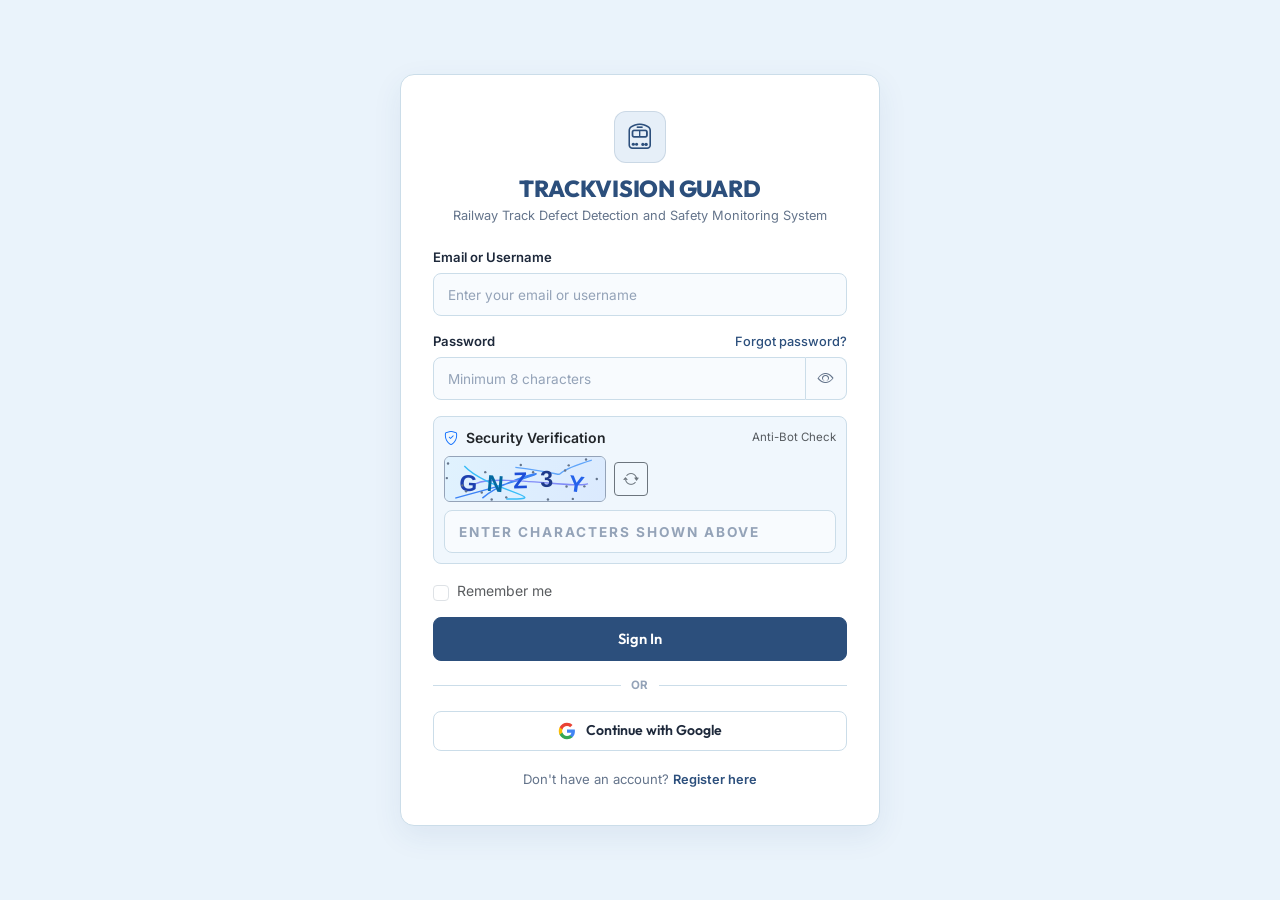
<file: frontend/pages/login.html>
<!DOCTYPE html>
<html lang="en">
<head>
    <meta charset="UTF-8">
    <meta name="viewport" content="width=device-width, initial-scale=1.0">
    <meta name="description" content="TRACKVISION GUARD – Railway Track Defect Detection and Safety Monitoring System">
    <title>Login – TRACKVISION GUARD</title>
    <!-- Bootstrap 5 CSS -->
    <link href="https://cdn.jsdelivr.net/npm/bootstrap@5.3.3/dist/css/bootstrap.min.css" rel="stylesheet">
    <!-- Google Fonts -->
    <link href="https://fonts.googleapis.com/css2?family=Inter:wght@400;500;600;700&family=Outfit:wght@600;700;800&display=swap" rel="stylesheet">
    <!-- Bootstrap Icons -->
    <link href="https://cdn.jsdelivr.net/npm/bootstrap-icons@1.11.3/font/bootstrap-icons.css" rel="stylesheet">
    <!-- Dedicated Sky Blue + Slate Blue Login Stylesheet -->
    <link href="../css/login.css" rel="stylesheet">
    <!-- Google Identity Services (GIS) -->
    <script src="https://accounts.google.com/gsi/client" async defer></script>
</head>
<body class="login-page-body">

    <div class="login-card">
        <!-- Brand Header (Matching Image 1) -->
        <div class="login-brand-header">
            <div class="login-brand-icon">
                <i class="bi bi-train-front"></i>
            </div>
            <h1 class="login-brand-title">TRACKVISION GUARD</h1>
            <p class="login-brand-subtitle">Railway Track Defect Detection and Safety Monitoring System</p>
        </div>

        <!-- Alert Notification Box -->
        <div class="login-alert login-alert-danger" id="alert-error" role="alert"></div>
        <div class="login-alert login-alert-success" id="alert-success" role="alert"></div>

        <!-- Login Form -->
        <form id="login-form" novalidate>
            <!-- Email / Identifier Field -->
            <div class="mb-3">
                <label for="usernameOrEmail" class="login-form-label">
                    <span>Email or Username</span>
                </label>
                <input 
                    type="text" 
                    class="login-input" 
                    id="usernameOrEmail" 
                    placeholder="Enter your email or username" 
                    required 
                    autocomplete="username"
                    spellcheck="false"
                >
            </div>

            <!-- Password Field with Forgot Link -->
            <div class="mb-3">
                <div class="login-form-label">
                    <label for="password" class="m-0">Password</label>
                    <a href="#" id="link-forgot-password" class="login-link">Forgot password?</a>
                </div>
                <div class="login-input-group">
                    <input 
                        type="password" 
                        class="login-input" 
                        id="password" 
                        placeholder="Minimum 8 characters" 
                        required 
                        autocomplete="current-password"
                    >
                    <button type="button" class="login-toggle-btn" id="toggle-password" aria-label="Toggle password visibility">
                        <i class="bi bi-eye" id="toggle-icon"></i>
                    </button>
                </div>
            </div>

            <!-- Security CAPTCHA Challenge (Alphanumeric Code) -->
            <div class="mb-3 captcha-box">
                <div class="d-flex align-items-center justify-content-between mb-2">
                    <span class="small fw-semibold text-dark">
                        <i class="bi bi-shield-check text-primary me-1"></i> Security Verification
                    </span>
                    <span class="text-muted" style="font-size: 0.72rem;">Anti-Bot Check</span>
                </div>
                <div class="d-flex align-items-center gap-2 mb-2">
                    <div class="captcha-canvas-wrap">
                        <canvas id="login-captcha-canvas" width="160" height="44" title="Click to refresh CAPTCHA"></canvas>
                    </div>
                    <button type="button" class="btn btn-outline-secondary btn-sm p-1 px-2" id="btn-refresh-captcha" title="Get new CAPTCHA code">
                        <i class="bi bi-arrow-repeat fs-6"></i>
                    </button>
                </div>
                <input 
                    type="text" 
                    class="login-input" 
                    id="login-captcha-answer" 
                    placeholder="ENTER CHARACTERS SHOWN ABOVE" 
                    maxlength="6" 
                    autocomplete="off" 
                    required 
                    style="letter-spacing: 2px; font-weight: 700; text-transform: uppercase;"
                >
            </div>

            <!-- Remember Me Checkbox -->
            <div class="mb-3 d-flex align-items-center">
                <input class="form-check-input me-2" type="checkbox" id="remember-me" style="cursor: pointer;">
                <label class="form-check-label small text-muted" for="remember-me" style="cursor: pointer;">Remember me</label>
            </div>

            <!-- Submit Button -->
            <button type="submit" class="btn-login-slate" id="btn-login">
                <span class="spinner-border spinner-border-sm d-none" id="login-spinner" role="status" aria-hidden="true"></span>
                <span id="login-btn-text">Sign In</span>
            </button>
        </form>

        <!-- Divider -->
        <div class="login-divider">
            <span>OR</span>
        </div>

        <!-- Google OAuth Button -->
        <button type="button" class="btn-login-google" id="btn-google-login">
            <svg width="18" height="18" viewBox="0 0 24 24">
                <path fill="#4285F4" d="M22.56 12.25c0-.78-.07-1.53-.2-2.25H12v4.26h5.92c-.26 1.37-1.04 2.53-2.21 3.31v2.77h3.57c2.08-1.92 3.28-4.74 3.28-8.09z"/>
                <path fill="#34A853" d="M12 23c2.97 0 5.46-.98 7.28-2.66l-3.57-2.77c-.98.66-2.23 1.06-3.71 1.06-2.86 0-5.29-1.93-6.16-4.53H2.18v2.84C3.99 20.53 7.7 23 12 23z"/>
                <path fill="#FBBC05" d="M5.84 14.09c-.22-.66-.35-1.36-.35-2.09s.13-1.43.35-2.09V7.06H2.18C1.43 8.55 1 10.22 1 12s.43 3.45 1.18 4.94l2.85-2.22.81-.63z"/>
                <path fill="#EA4335" d="M12 5.38c1.62 0 3.06.56 4.21 1.64l3.15-3.15C17.45 2.09 14.97 1 12 1 7.7 1 3.99 3.47 2.18 7.06l3.66 2.84c.87-2.6 3.3-4.52 6.16-4.52z"/>
            </svg>
            <span>Continue with Google</span>
        </button>

        <!-- Registration Link -->
        <div class="login-footer">
            Don't have an account? <a href="register.html" class="login-link fw-semibold">Register here</a>
        </div>
    </div>

    <!-- Password Reset Modal -->
    <div class="modal fade" id="forgotPasswordModal" tabindex="-1" aria-labelledby="forgotPasswordModalLabel" aria-hidden="true">
        <div class="modal-dialog modal-dialog-centered">
            <div class="modal-content login-modal-content">
                <div class="modal-header login-modal-header">
                    <h5 class="modal-title login-modal-title" id="forgotPasswordModalLabel">
                        <i class="bi bi-key-fill text-primary"></i> Reset Your Password
                    </h5>
                    <button type="button" class="btn-close" data-bs-dismiss="modal" aria-label="Close"></button>
                </div>
                <div class="modal-body login-modal-body">
                    <div class="login-alert login-alert-danger" id="fp-alert-error"></div>
                    <div class="login-alert login-alert-success" id="fp-alert-success"></div>

                    <!-- Step 1: Request Reset Token via Email -->
                    <div id="fp-step-1">
                        <p class="text-muted small mb-3">
                            Enter the verified email address associated with your railway engineering account. We will dispatch secure password-reset instructions.
                        </p>
                        <form id="form-forgot-request">
                            <div class="mb-3">
                                <label for="fp-email" class="login-form-label">Registered Email Address</label>
                                <input type="email" class="login-input" id="fp-email" placeholder="Enter your registered email" required>
                            </div>
                            <button type="submit" class="btn-login-slate" id="btn-fp-send">
                                <span class="spinner-border spinner-border-sm d-none" id="fp-spinner" role="status" aria-hidden="true"></span>
                                <span id="fp-btn-text">Send Reset Instructions</span>
                            </button>
                        </form>
                    </div>

                    <!-- Step 2: Set New Password -->
                    <div id="fp-step-2" class="d-none">
                        <p class="text-muted small mb-3">
                            Enter your reset token and your new password (minimum 8 characters).
                        </p>
                        <form id="form-reset-password">
                            <input type="hidden" id="fp-token">
                            <div class="mb-3">
                                <label for="fp-new-password" class="login-form-label">New Password (8+ characters)</label>
                                <input type="password" class="login-input" id="fp-new-password" placeholder="Enter new strong password" minlength="8" required>
                            </div>
                            <div class="mb-3">
                                <label for="fp-confirm-password" class="login-form-label">Confirm New Password</label>
                                <input type="password" class="login-input" id="fp-confirm-password" placeholder="Confirm new password" minlength="8" required>
                            </div>
                            <button type="submit" class="btn-login-slate" id="btn-fp-reset">
                                Reset Password &amp; Sign In
                            </button>
                        </form>
                    </div>
                </div>
                <div class="modal-footer login-modal-footer">
                    <button type="button" class="btn btn-sm btn-outline-secondary font-outfit" data-bs-dismiss="modal">Cancel</button>
                </div>
            </div>
        </div>
    </div>

    <!-- Bootstrap 5 JS Bundle -->
    <script src="https://cdn.jsdelivr.net/npm/bootstrap@5.3.3/dist/js/bootstrap.bundle.min.js"></script>
    <!-- App Config & Login Script -->
    <script src="../js/config.js"></script>
    <script src="../js/login.js?v=3.5"></script>

</body>
</html>
</file>
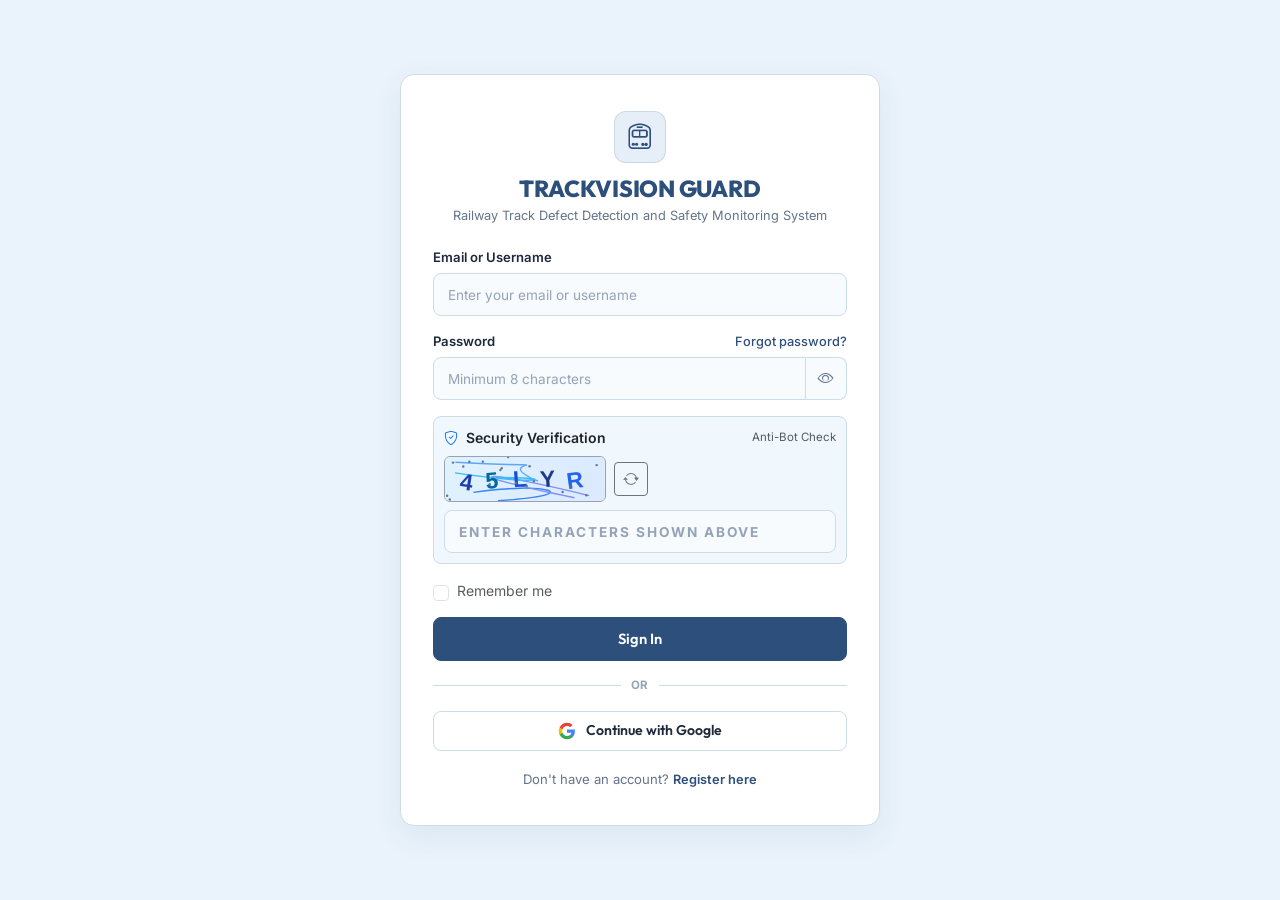
<file: frontend/pages/maintenance.html>
<!DOCTYPE html>
<html lang="en">

<head>
    <meta charset="UTF-8">
    <meta name="viewport" content="width=device-width, initial-scale=1.0">
    <meta name="description" content="TRACKVISION GUARD – Maintenance Work Orders">
    <title>Maintenance Operations – TRACKVISION GUARD</title>

    <!-- Bootstrap 5 CSS -->
    <link href="https://cdn.jsdelivr.net/npm/bootstrap@5.3.3/dist/css/bootstrap.min.css" rel="stylesheet">
    <!-- Google Fonts -->
    <link
        href="https://fonts.googleapis.com/css2?family=Inter:wght@300;400;500;600;700;800&family=Outfit:wght@600;700;800;900&display=swap"
        rel="stylesheet">
    <!-- Bootstrap Icons -->
    <link href="https://cdn.jsdelivr.net/npm/bootstrap-icons@1.11.3/font/bootstrap-icons.css" rel="stylesheet">

    <!-- Base Styles -->
    <link href="../css/auth.css" rel="stylesheet">
    <link href="../css/dashboard.css" rel="stylesheet">
</head>

<body class="dashboard-body">

    <!-- Mobile Sidebar Dark Overlay -->
    <div class="sidebar-overlay" id="sidebar-overlay"></div>

    <!-- App Sidebar -->
    <aside class="app-sidebar" id="app-sidebar">
        <!-- Sidebar Brand -->
        <div class="sidebar-header">
            <div class="sidebar-brand-icon">
                <i class="bi bi-train-front"></i>
            </div>
            <div>
                <h1 class="brand-title">TRACKVISION GUARD</h1>
                <div class="text-muted" style="font-size: 0.68rem; letter-spacing: 0.5px; line-height: 1.2;">Railway Track Defect Detection and Safety Monitoring System</div>
            </div>
        </div>

        <!-- Sidebar Navigation Menu -->
        <div class="sidebar-menu">
            <div class="sidebar-label">Operations</div>
            <a href="dashboard.html" class="nav-link-rg">
                <i class="bi bi-grid-1x2-fill"></i>
                <span>Dashboard</span>
            </a>
            <a href="inspection.html" class="nav-link-rg">
                <i class="bi bi-cloud-arrow-up"></i>
                <span>New Inspection</span>
            </a>
            <a href="inspection.html#results" class="nav-link-rg">
                <i class="bi bi-clipboard2-pulse"></i>
                <span>Inspection Results</span>
            </a>
            <a href="map.html" class="nav-link-rg">
                <i class="bi bi-geo-alt"></i>
                <span>Defect Map</span>
            </a>

            <div class="sidebar-label mt-3">Intelligence &amp; Management</div>
            <a href="analytics.html" class="nav-link-rg">
                <i class="bi bi-graph-up-arrow"></i>
                <span>Analytics</span>
            </a>
            <a href="inspection-history.html" class="nav-link-rg">
                <i class="bi bi-clock-history"></i>
                <span>Inspection History</span>
            </a>
            <a href="maintenance.html" class="nav-link-rg active">
                <i class="bi bi-wrench-adjustable"></i>
                <span>Maintenance Operations</span>
            </a>
            <a href="reports.html" class="nav-link-rg">
                <i class="bi bi-file-earmark-bar-graph"></i>
                <span>Reports</span>
            </a>

            <div class="sidebar-label mt-3">Configuration</div>
            <a href="settings.html" class="nav-link-rg">
                <i class="bi bi-gear"></i>
                <span>Settings</span>
            </a>
        </div>

        <!-- Sidebar Footer / User Profile -->
        <div class="sidebar-footer">
            <div class="user-profile-widget">
                <div class="d-flex align-items-center gap-2 overflow-hidden">
                    <div class="user-avatar">
                        <i class="bi bi-person"></i>
                    </div>
                    <div class="text-truncate">
                        <div class="fw-semibold text-white small text-truncate" id="user-name">Inspector</div>
                        <span class="role-badge" id="user-role">INSPECTOR</span>
                    </div>
                </div>
                <button class="btn btn-outline-danger btn-sm p-1 px-2 action-logout" title="Sign Out">
                    <i class="bi bi-box-arrow-right"></i>
                </button>
            </div>
        </div>
    </aside>

    <!-- Main Content Area -->
    <main class="app-main">
        <!-- Top Bar -->
        <header class="dashboard-topbar">
            <div class="d-flex align-items-center gap-3">
                <button class="mobile-navbar-btn" id="mobile-sidebar-toggle" aria-label="Toggle Navigation">
                    <i class="bi bi-list"></i>
                </button>
                <div>
                    <h2 class="h4 fw-bold text-dark font-outfit mb-0">Maintenance Operations</h2>
                    <p class="text-muted small mb-0 d-none d-sm-block">Schedule and track corrective engineering repairs
                        across defective track segments</p>
                </div>
            </div>

            <div class="d-flex align-items-center gap-2">
                <div class="telemetry-chip d-none d-md-inline-flex" title="Spring Boot Core Status">
                    <span class="pulse-dot"></span>
                    <span class="text-secondary small fw-medium">Core :8080</span>
                </div>
                <button class="btn btn-rg btn-sm d-inline-flex align-items-center gap-2 px-3 py-2"
                    id="btn-open-create-modal">
                    <i class="bi bi-plus-circle"></i>
                    <span>Issue Work Order</span>
                </button>
            </div>
        </header>

        <!-- KPI Metric Cards (Row of 4) -->
        <div class="row g-3 mb-4">
            <div class="col-sm-6 col-xl-3">
                <div class="metric-card">
                    <div class="metric-header">
                        <span class="metric-title">Total Work Orders</span>
                        <div class="metric-icon-box metric-icon-teal"><i class="bi bi-wrench"></i></div>
                    </div>
                    <div class="metric-value" id="m-stat-total">0</div>
                    <div class="metric-footer"><i class="bi bi-database text-primary"></i><span>Saved in MySQL</span>
                    </div>
                </div>
            </div>
            <div class="col-sm-6 col-xl-3">
                <div class="metric-card">
                    <div class="metric-header">
                        <span class="metric-title">Scheduled</span>
                        <div class="metric-icon-box metric-icon-amber"><i class="bi bi-calendar-event"></i></div>
                    </div>
                    <div class="metric-value text-warning" id="m-stat-scheduled">0</div>
                    <div class="metric-footer"><i class="bi bi-clock-history text-warning"></i><span>Pending
                            dispatch</span></div>
                </div>
            </div>
            <div class="col-sm-6 col-xl-3">
                <div class="metric-card">
                    <div class="metric-header">
                        <span class="metric-title">In Progress</span>
                        <div class="metric-icon-box metric-icon-red"><i class="bi bi-gear-wide-connected"></i></div>
                    </div>
                    <div class="metric-value text-info" id="m-stat-in-progress">0</div>
                    <div class="metric-footer"><i class="bi bi-activity text-info"></i><span>Crews on-site</span></div>
                </div>
            </div>
            <div class="col-sm-6 col-xl-3">
                <div class="metric-card">
                    <div class="metric-header">
                        <span class="metric-title">Completed Repairs</span>
                        <div class="metric-icon-box metric-icon-green"><i class="bi bi-check2-circle"></i></div>
                    </div>
                    <div class="metric-value text-success" id="m-stat-completed">0</div>
                    <div class="metric-footer"><i class="bi bi-shield-check text-success"></i><span>Verified track
                            safety</span></div>
                </div>
            </div>
        </div>

        <!-- Filter & Search Toolbar -->
        <div class="panel-card mb-4 p-3">
            <div class="row g-2 align-items-center justify-content-between">
                <div class="col-md-5">
                    <div class="input-group input-group-sm">
                        <span class="input-group-text bg-white border-secondary-subtle text-muted"><i
                                class="bi bi-search"></i></span>
                        <input type="text" id="m-search-input" class="form-control"
                            placeholder="Search work order #, title, unit, or inspection...">
                    </div>
                </div>
                <div class="col-md-7 d-flex align-items-center justify-content-md-end gap-2 flex-wrap">
                    <div class="d-flex align-items-center gap-1">
                        <label for="m-filter-priority" class="text-muted small m-0 fw-bold">Priority:</label>
                        <select id="m-filter-priority" class="form-select form-select-sm" style="width: auto;">
                            <option value="ALL">All Priorities</option>
                            <option value="CRITICAL">Critical</option>
                            <option value="HIGH">High</option>
                            <option value="MEDIUM">Medium</option>
                            <option value="LOW">Low</option>
                        </select>
                    </div>
                    <div class="d-flex align-items-center gap-1">
                        <label for="m-filter-status" class="text-muted small m-0 fw-bold">Status:</label>
                        <select id="m-filter-status" class="form-select form-select-sm" style="width: auto;">
                            <option value="ALL">All Statuses</option>
                            <option value="SCHEDULED">Scheduled</option>
                            <option value="IN_PROGRESS">In Progress</option>
                            <option value="COMPLETED">Completed</option>
                            <option value="CANCELLED">Cancelled</option>
                        </select>
                    </div>
                    <a href="reports.html" class="btn btn-outline-primary btn-sm" title="Export Work Orders">
                        <i class="bi bi-download me-1"></i> Export
                    </a>
                </div>
            </div>
        </div>

        <!-- Maintenance Work Orders Table Card -->
        <div class="panel-card mb-4">
            <div class="d-flex justify-content-between align-items-center mb-3">
                <h3 class="h5 text-dark font-outfit m-0">
                    <i class="bi bi-card-checklist text-primary me-2"></i> All Maintenance Work Orders
                </h3>
                <span class="badge bg-secondary font-outfit" id="m-count-badge">Loading...</span>
            </div>

            <div class="table-responsive">
                <table class="table table-hover align-middle small mb-0">
                    <thead>
                        <tr>
                            <th>Task #</th>
                            <th>Priority</th>
                            <th>Work Order Title &amp; Details</th>
                            <th>Linked Inspection</th>
                            <th>Assigned Unit</th>
                            <th>Scheduled Date</th>
                            <th>Status</th>
                            <th class="text-end">Actions</th>
                        </tr>
                    </thead>
                    <tbody id="maintenance-tbody">
                        <tr>
                            <td colspan="8" class="text-center text-muted py-5">Loading work orders from MySQL...</td>
                        </tr>
                    </tbody>
                </table>
            </div>
        </div>
    </main>

    <!-- Create Work Order Modal -->
    <div class="modal fade" id="createTaskModal" tabindex="-1" aria-labelledby="createTaskModalLabel"
        aria-hidden="true">
        <div class="modal-dialog modal-dialog-centered">
            <div class="modal-content" style="background: #ffffff; border: 1px solid var(--rg-border); color: #0f172a;">
                <div class="modal-header border-bottom">
                    <h5 class="modal-title font-outfit fw-bold text-dark" id="createTaskModalLabel">
                        <i class="bi bi-wrench-adjustable text-warning me-2"></i> Issue Maintenance Work Order
                    </h5>
                    <button type="button" class="btn-close" data-bs-dismiss="modal" aria-label="Close"></button>
                </div>
                <div class="modal-body">
                    <div class="alert alert-danger d-none" id="create-modal-error"></div>
                    <div class="alert alert-success d-none" id="create-modal-success"></div>

                    <form id="create-task-form">
                        <div class="mb-3">
                            <label for="task-inspection-id" class="form-label small text-dark fw-bold">Linked Inspection
                                *</label>
                            <select class="form-select" id="task-inspection-id" required>
                                <option value="">Select inspection record...</option>
                            </select>
                            <div class="text-muted" style="font-size: 0.75rem;">Associates this work order with an
                                authentic track inspection.</div>
                        </div>

                        <div class="mb-3">
                            <label for="task-title" class="form-label small text-dark fw-bold">Work Order Title *</label>
                            <input type="text" class="form-control" id="task-title" required placeholder="Enter work order title">
                        </div>

                        <div class="row g-2 mb-3">
                            <div class="col-md-6">
                                <label for="task-priority" class="form-label small text-dark fw-bold">Priority *</label>
                                <select class="form-select" id="task-priority" required>
                                    <option value="CRITICAL">CRITICAL</option>
                                    <option value="HIGH">HIGH</option>
                                    <option value="MEDIUM" selected>MEDIUM</option>
                                    <option value="LOW">LOW</option>
                                </select>
                            </div>
                            <div class="col-md-6">
                                <label for="task-assigned" class="form-label small text-dark fw-bold">Assigned Personnel / Unit *</label>
                                <input type="text" class="form-control" id="task-assigned" required placeholder="Enter assigned engineering unit">
                            </div>
                        </div>

                        <div class="mb-3">
                            <label for="task-scheduled" class="form-label small text-dark fw-bold">Scheduled Maintenance
                                Date</label>
                            <input type="datetime-local" class="form-control" id="task-scheduled">
                        </div>

                        <div class="mb-3">
                            <label for="task-desc" class="form-label small text-dark fw-bold">Engineering Description
                                &amp; Instructions</label>
                            <textarea class="form-control" id="task-desc" rows="3"
                                placeholder="Provide details on defect repairs, track speed restrictions, or required replacement components..."></textarea>
                        </div>

                        <div class="text-end">
                            <button type="button" class="btn btn-outline-secondary"
                                data-bs-dismiss="modal">Cancel</button>
                            <button type="submit" class="btn btn-warning" id="btn-submit-task">
                                <i class="bi bi-check2-circle me-1"></i> Issue Work Order
                            </button>
                        </div>
                    </form>
                </div>
            </div>
        </div>
    </div>

    <!-- Update Status Modal -->
    <div class="modal fade" id="updateStatusModal" tabindex="-1" aria-labelledby="updateStatusModalLabel"
        aria-hidden="true">
        <div class="modal-dialog modal-sm modal-dialog-centered">
            <div class="modal-content" style="background: #ffffff; border: 1px solid var(--rg-border); color: #0f172a;">
                <div class="modal-header border-bottom">
                    <h5 class="modal-title font-outfit fw-bold text-dark" id="updateStatusModalLabel">
                        <i class="bi bi-arrow-repeat text-primary me-2"></i> Update Status
                    </h5>
                    <button type="button" class="btn-close" data-bs-dismiss="modal" aria-label="Close"></button>
                </div>
                <div class="modal-body">
                    <form id="update-status-form">
                        <input type="hidden" id="edit-task-id">

                        <div class="mb-3">
                            <label class="form-label small text-muted">Work Order</label>
                            <div class="fw-bold text-dark font-outfit" id="edit-task-number">-</div>
                        </div>

                        <div class="mb-3">
                            <label for="edit-task-status" class="form-label small text-dark fw-bold">Status *</label>
                            <select class="form-select" id="edit-task-status" required>
                                <option value="PENDING">PENDING</option>
                                <option value="SCHEDULED">SCHEDULED</option>
                                <option value="IN_PROGRESS">IN_PROGRESS</option>
                                <option value="COMPLETED">COMPLETED</option>
                                <option value="VERIFIED">VERIFIED</option>
                                <option value="CANCELLED">CANCELLED</option>
                            </select>
                        </div>

                        <div class="text-end">
                            <button type="button" class="btn btn-outline-secondary btn-sm"
                                data-bs-dismiss="modal">Cancel</button>
                            <button type="submit" class="btn btn-primary btn-sm" id="btn-save-task-status">
                                Save Status
                            </button>
                        </div>
                    </form>
                </div>
            </div>
        </div>
    </div>

    <!-- Bootstrap 5 Bundle JS -->
    <script src="https://cdn.jsdelivr.net/npm/bootstrap@5.3.3/dist/js/bootstrap.bundle.min.js"></script>
    <!-- Navigation JS -->
    <script src="../js/navigation.js"></script>
    <!-- Maintenance Controller JS -->
    <script src="../js/maintenance.js"></script>
</body>

</html>
</file>
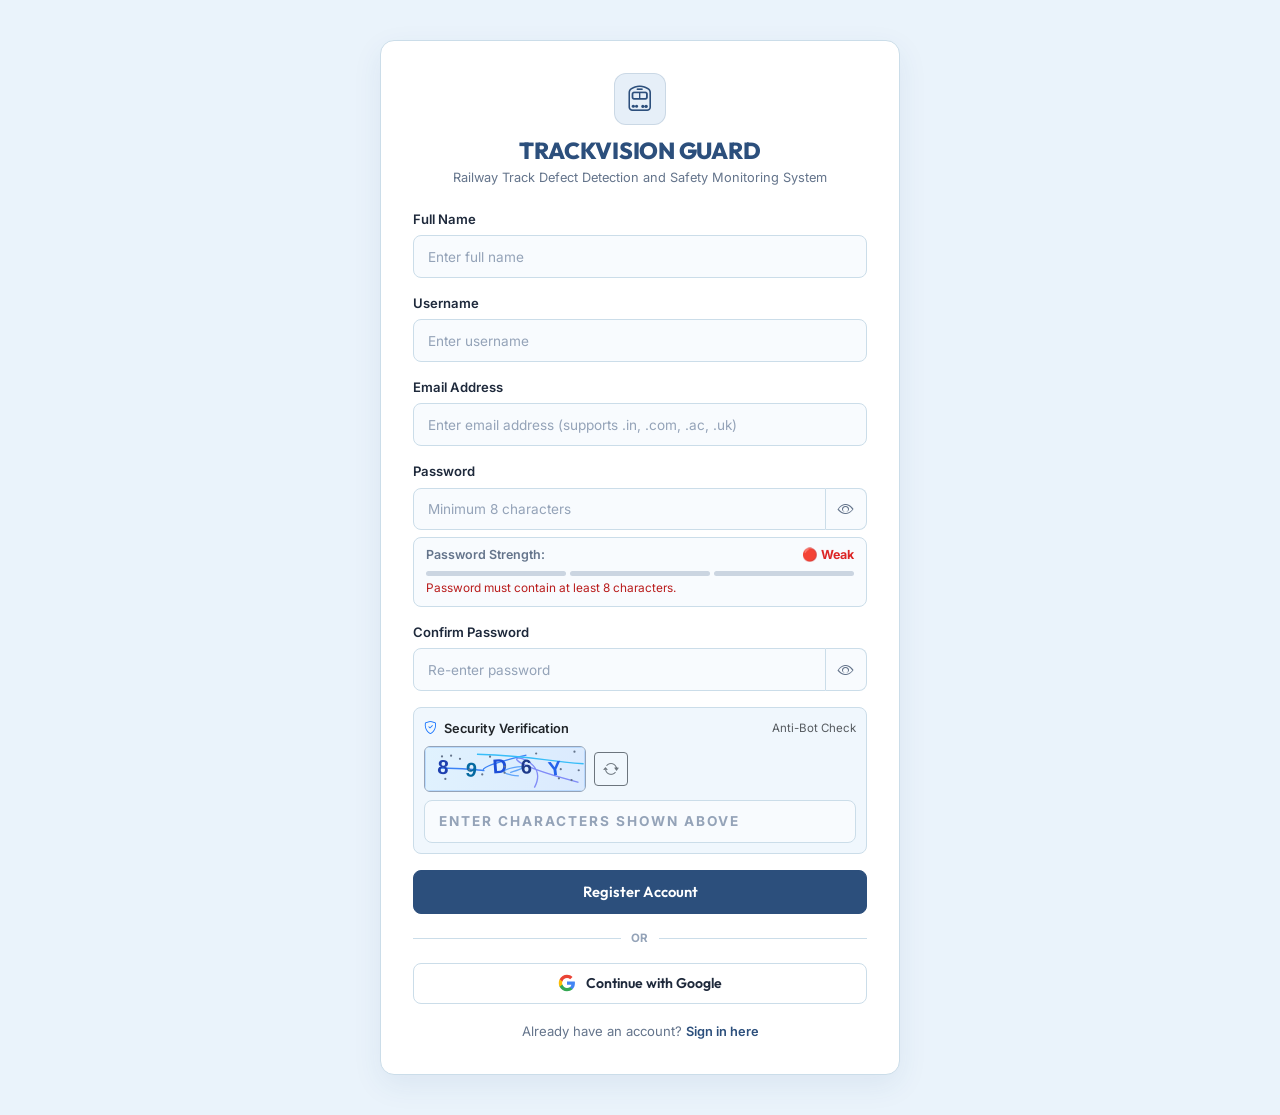
<file: frontend/pages/register.html>
<!DOCTYPE html>
<html lang="en">
<head>
    <meta charset="UTF-8">
    <meta name="viewport" content="width=device-width, initial-scale=1.0">
    <meta name="description" content="TRACKVISION GUARD – Railway Track Defect Detection and Safety Monitoring System">
    <title>Register – TRACKVISION GUARD</title>
    <!-- Bootstrap 5 CSS -->
    <link href="https://cdn.jsdelivr.net/npm/bootstrap@5.3.3/dist/css/bootstrap.min.css" rel="stylesheet">
    <!-- Google Fonts -->
    <link href="https://fonts.googleapis.com/css2?family=Inter:wght@400;500;600;700&family=Outfit:wght@600;700;800&display=swap" rel="stylesheet">
    <!-- Bootstrap Icons -->
    <link href="https://cdn.jsdelivr.net/npm/bootstrap-icons@1.11.3/font/bootstrap-icons.css" rel="stylesheet">
    <!-- Dedicated Sky Blue + Slate Blue Stylesheet -->
    <link href="../css/login.css" rel="stylesheet">
    <!-- Google Identity Services (GIS) -->
    <script src="https://accounts.google.com/gsi/client" async defer></script>
</head>
<body class="login-page-body">

    <div class="login-card register-card">
        <!-- Brand Header (Matching Image 1) -->
        <div class="login-brand-header">
            <div class="login-brand-icon">
                <i class="bi bi-train-front"></i>
            </div>
            <h1 class="login-brand-title">TRACKVISION GUARD</h1>
            <p class="login-brand-subtitle">Railway Track Defect Detection and Safety Monitoring System</p>
        </div>

        <!-- Alert Notification Box -->
        <div class="login-alert login-alert-danger" id="alert-error" role="alert"></div>
        <div class="login-alert login-alert-success" id="alert-success" role="alert"></div>

        <!-- Registration Form -->
        <form id="register-form" novalidate>
            <!-- Full Name -->
            <div class="mb-3">
                <label for="fullName" class="login-form-label">Full Name</label>
                <input 
                    type="text" 
                    class="login-input" 
                    id="fullName" 
                    placeholder="Enter full name" 
                    required 
                    autocomplete="name"
                >
            </div>

            <!-- Username -->
            <div class="mb-3">
                <label for="username" class="login-form-label">Username</label>
                <input 
                    type="text" 
                    class="login-input" 
                    id="username" 
                    placeholder="Enter username" 
                    required 
                    autocomplete="username"
                    spellcheck="false"
                >
            </div>

            <!-- Email Address -->
            <div class="mb-3">
                <label for="email" class="login-form-label">Email Address</label>
                <input 
                    type="email" 
                    class="login-input" 
                    id="email" 
                    placeholder="Enter email address (supports .in, .com, .ac, .uk)" 
                    required 
                    autocomplete="email"
                    spellcheck="false"
                >
            </div>

            <!-- Password with Live Strength Indicator -->
            <div class="mb-3">
                <label for="password" class="login-form-label">
                    <span>Password</span>
                </label>
                <div class="login-input-group">
                    <input 
                        type="password" 
                        class="login-input" 
                        id="password" 
                        placeholder="Minimum 8 characters" 
                        required 
                        autocomplete="new-password"
                    >
                    <button type="button" class="login-toggle-btn" id="toggle-password" aria-label="Toggle password visibility">
                        <i class="bi bi-eye" id="toggle-password-icon"></i>
                    </button>
                </div>

                <!-- Live Password Strength Component -->
                <div class="password-strength-container" id="password-strength-container">
                    <div class="password-strength-header">
                        <span class="strength-title">Password Strength:</span>
                        <span class="strength-label weak" id="strength-label">🔴 Weak</span>
                    </div>
                    <div class="password-strength-bars">
                        <div class="strength-bar-segment" id="strength-bar-1"></div>
                        <div class="strength-bar-segment" id="strength-bar-2"></div>
                        <div class="strength-bar-segment" id="strength-bar-3"></div>
                    </div>
                    <p class="strength-feedback weak" id="strength-feedback">
                        Password must contain at least 8 characters.
                    </p>
                </div>
            </div>

            <!-- Confirm Password -->
            <div class="mb-3">
                <div class="login-form-label">
                    <label for="confirmPassword" class="m-0">Confirm Password</label>
                    <span id="confirm-match-feedback" class="small fw-semibold" style="font-size: 0.74rem;"></span>
                </div>
                <div class="login-input-group">
                    <input 
                        type="password" 
                        class="login-input" 
                        id="confirmPassword" 
                        placeholder="Re-enter password" 
                        required 
                        autocomplete="new-password"
                    >
                    <button type="button" class="login-toggle-btn" id="toggle-confirm-password" aria-label="Toggle confirm password visibility">
                        <i class="bi bi-eye" id="toggle-confirm-icon"></i>
                    </button>
                </div>
            </div>

            <!-- Security CAPTCHA Challenge -->
            <div class="mb-3 captcha-box">
                <div class="d-flex align-items-center justify-content-between mb-2">
                    <span class="small fw-semibold text-dark" style="font-size: 0.8rem;">
                        <i class="bi bi-shield-check text-primary me-1"></i> Security Verification
                    </span>
                    <span class="text-muted" style="font-size: 0.72rem;">Anti-Bot Check</span>
                </div>
                <div class="d-flex align-items-center gap-2 mb-2">
                    <div class="captcha-canvas-wrap">
                        <canvas id="register-captcha-canvas" width="160" height="44" title="Click to refresh CAPTCHA"></canvas>
                    </div>
                    <button type="button" class="btn btn-outline-secondary btn-sm p-1 px-2" id="btn-refresh-captcha" title="Get new CAPTCHA code">
                        <i class="bi bi-arrow-repeat fs-6"></i>
                    </button>
                </div>
                <input 
                    type="text" 
                    class="login-input" 
                    id="captcha-answer" 
                    placeholder="ENTER CHARACTERS SHOWN ABOVE" 
                    maxlength="6" 
                    autocomplete="off" 
                    required 
                    style="letter-spacing: 2px; font-weight: 700; text-transform: uppercase;"
                >
            </div>

            <!-- Submit Button -->
            <button type="submit" class="btn-login-slate" id="btn-submit">
                <span class="spinner-border spinner-border-sm d-none" id="btn-spinner" role="status" aria-hidden="true"></span>
                <span id="btn-text">Register Account</span>
            </button>
        </form>

        <!-- Divider -->
        <div class="login-divider">
            <span>OR</span>
        </div>

        <!-- Google OAuth Button -->
        <button type="button" class="btn-login-google" id="btn-google-login">
            <svg width="18" height="18" viewBox="0 0 24 24">
                <path fill="#4285F4" d="M22.56 12.25c0-.78-.07-1.53-.2-2.25H12v4.26h5.92c-.26 1.37-1.04 2.53-2.21 3.31v2.77h3.57c2.08-1.92 3.28-4.74 3.28-8.09z"/>
                <path fill="#34A853" d="M12 23c2.97 0 5.46-.98 7.28-2.66l-3.57-2.77c-.98.66-2.23 1.06-3.71 1.06-2.86 0-5.29-1.93-6.16-4.53H2.18v2.84C3.99 20.53 7.7 23 12 23z"/>
                <path fill="#FBBC05" d="M5.84 14.09c-.22-.66-.35-1.36-.35-2.09s.13-1.43.35-2.09V7.06H2.18C1.43 8.55 1 10.22 1 12s.43 3.45 1.18 4.94l2.85-2.22.81-.63z"/>
                <path fill="#EA4335" d="M12 5.38c1.62 0 3.06.56 4.21 1.64l3.15-3.15C17.45 2.09 14.97 1 12 1 7.7 1 3.99 3.47 2.18 7.06l3.66 2.84c.87-2.6 3.3-4.52 6.16-4.52z"/>
            </svg>
            <span>Continue with Google</span>
        </button>

        <!-- Login Link -->
        <div class="login-footer">
            Already have an account? <a href="login.html" class="login-link fw-semibold">Sign in here</a>
        </div>
    </div>

    <!-- Bootstrap 5 JS Bundle -->
    <script src="https://cdn.jsdelivr.net/npm/bootstrap@5.3.3/dist/js/bootstrap.bundle.min.js"></script>
    <!-- App Config & Register Script -->
    <script src="../js/config.js"></script>
    <script src="../js/register.js?v=3.3"></script>

</body>
</html>
</file>
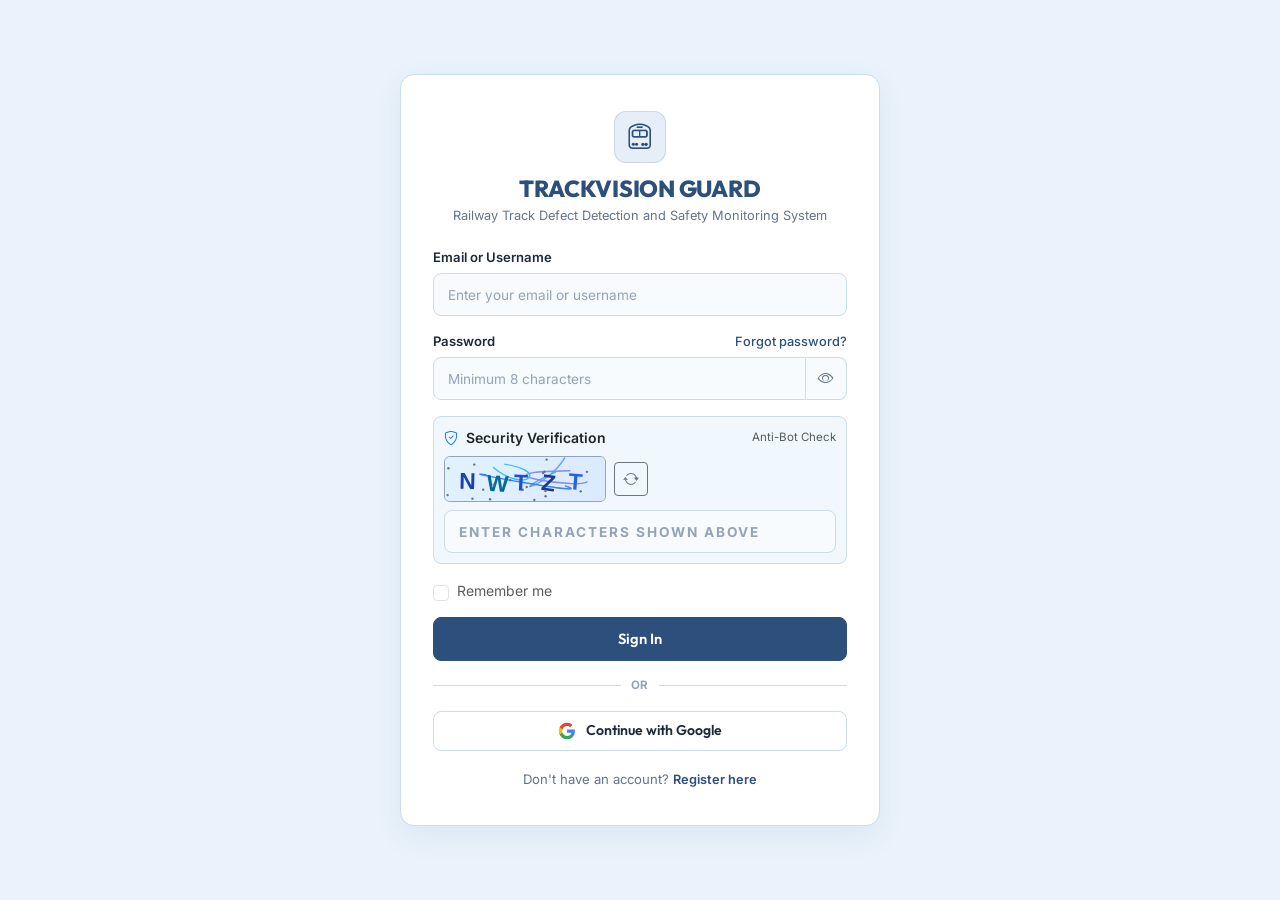
<file: frontend/pages/reports.html>
<!DOCTYPE html>
<html lang="en">
<head>
    <meta charset="UTF-8">
    <meta name="viewport" content="width=device-width, initial-scale=1.0">
    <meta name="description" content="TRACKVISION GUARD – Engineering & Compliance Reports">
    <title>Reports – TRACKVISION GUARD</title>

    <!-- Bootstrap 5 CSS -->
    <link href="https://cdn.jsdelivr.net/npm/bootstrap@5.3.3/dist/css/bootstrap.min.css" rel="stylesheet">
    <!-- Google Fonts -->
    <link href="https://fonts.googleapis.com/css2?family=Inter:wght@300;400;500;600;700;800&family=Outfit:wght@600;700;800;900&display=swap" rel="stylesheet">
    <!-- Bootstrap Icons -->
    <link href="https://cdn.jsdelivr.net/npm/bootstrap-icons@1.11.3/font/bootstrap-icons.css" rel="stylesheet">
    
    <!-- Base Styles -->
    <link href="../css/auth.css" rel="stylesheet">
    <link href="../css/dashboard.css" rel="stylesheet">
    <style>
        .report-card {
            background: #ffffff !important;
            border: 1px solid #cbdde9 !important;
            box-shadow: 0 4px 18px rgba(44, 79, 124, 0.08) !important;
            border-radius: 16px;
            padding: 1.75rem;
            transition: transform 0.2s ease, box-shadow 0.2s ease;
            height: 100%;
            display: flex;
            flex-direction: column;
            justify-content: space-between;
            color: #0f172a !important;
        }
        .report-card:hover {
            transform: translateY(-3px);
            box-shadow: 0 8px 26px rgba(44, 79, 124, 0.14) !important;
            border-color: #1d4ed8 !important;
        }
        .report-card h4 {
            color: #0f172a !important;
            font-weight: 700 !important;
        }
        .report-card p {
            color: #475569 !important;
        }
        .report-icon-box {
            width: 48px;
            height: 48px;
            border-radius: 12px;
            display: flex;
            align-items: center;
            justify-content: center;
            font-size: 1.5rem;
            margin-bottom: 1rem;
        }
        @media print {
            .app-sidebar, .dashboard-topbar, .report-actions, .nav-tabs, #mobile-sidebar-toggle {
                display: none !important;
            }
            .app-main {
                margin: 0 !important;
                padding: 0 !important;
            }
            .panel-card {
                box-shadow: none !important;
                border: 1px solid #000 !important;
                background: #fff !important;
                color: #000 !important;
            }
            .table-dark {
                background: #fff !important;
                color: #000 !important;
            }
        }
    </style>
</head>
<body class="dashboard-body">

    <!-- Mobile Sidebar Dark Overlay -->
    <div class="sidebar-overlay" id="sidebar-overlay"></div>

    <!-- App Sidebar -->
    <aside class="app-sidebar" id="app-sidebar">
        <!-- Sidebar Brand -->
        <div class="sidebar-header">
            <div class="sidebar-brand-icon">
                <i class="bi bi-train-front"></i>
            </div>
            <div>
                <h1 class="brand-title">TRACKVISION GUARD</h1>
                <div class="text-muted" style="font-size: 0.68rem; letter-spacing: 0.5px; line-height: 1.2;">Railway Track Defect Detection and Safety Monitoring System</div>
            </div>
        </div>

        <!-- Sidebar Navigation Menu -->
        <div class="sidebar-menu">
            <div class="sidebar-label">Operations</div>
            <a href="dashboard.html" class="nav-link-rg">
                <i class="bi bi-grid-1x2-fill"></i>
                <span>Dashboard</span>
            </a>
            <a href="inspection.html" class="nav-link-rg">
                <i class="bi bi-cloud-arrow-up"></i>
                <span>New Inspection</span>
            </a>
            <a href="inspection.html#results" class="nav-link-rg">
                <i class="bi bi-clipboard2-pulse"></i>
                <span>Inspection Results</span>
            </a>
            <a href="map.html" class="nav-link-rg">
                <i class="bi bi-geo-alt"></i>
                <span>Defect Map</span>
            </a>

            <div class="sidebar-label mt-3">Intelligence &amp; Management</div>
            <a href="analytics.html" class="nav-link-rg">
                <i class="bi bi-graph-up-arrow"></i>
                <span>Analytics</span>
            </a>
            <a href="inspection-history.html" class="nav-link-rg">
                <i class="bi bi-clock-history"></i>
                <span>Inspection History</span>
            </a>
            <a href="maintenance.html" class="nav-link-rg">
                <i class="bi bi-wrench-adjustable"></i>
                <span>Maintenance Operations</span>
            </a>
            <a href="reports.html" class="nav-link-rg active">
                <i class="bi bi-file-earmark-bar-graph"></i>
                <span>Reports</span>
            </a>

            <div class="sidebar-label mt-3">Configuration</div>
            <a href="settings.html" class="nav-link-rg">
                <i class="bi bi-gear"></i>
                <span>Settings</span>
            </a>
        </div>

        <!-- Sidebar Footer / User Profile -->
        <div class="sidebar-footer">
            <div class="user-profile-widget">
                <div class="d-flex align-items-center gap-2 overflow-hidden">
                    <div class="user-avatar">
                        <i class="bi bi-person"></i>
                    </div>
                    <div class="text-truncate">
                        <div class="fw-semibold text-white small text-truncate" id="user-name">Inspector</div>
                        <span class="role-badge" id="user-role">INSPECTOR</span>
                    </div>
                </div>
                <button class="btn btn-outline-danger btn-sm p-1 px-2 action-logout" title="Sign Out">
                    <i class="bi bi-box-arrow-right"></i>
                </button>
            </div>
        </div>
    </aside>

    <!-- Main Content Area -->
    <main class="app-main">
        <!-- Top Bar -->
        <header class="dashboard-topbar">
            <div class="d-flex align-items-center gap-3">
                <button class="mobile-navbar-btn" id="mobile-sidebar-toggle" aria-label="Toggle Navigation">
                    <i class="bi bi-list"></i>
                </button>
                <div>
                    <h2 class="h4 fw-bold text-dark font-outfit mb-0">Engineering Reports &amp; Data Export</h2>
                    <p class="text-muted small mb-0 d-none d-sm-block">Generate downloadable audit spreadsheets &amp; printable PDF logs from MySQL records</p>
                </div>
            </div>

            <div class="d-flex align-items-center gap-2">
                <div class="telemetry-chip d-none d-md-inline-flex" title="Spring Boot Core Status">
                    <span class="pulse-dot"></span>
                    <span class="text-secondary small fw-medium">Core :8080</span>
                </div>
                <button class="btn btn-outline-primary btn-sm px-3 py-2" onclick="window.print()">
                    <i class="bi bi-printer me-1"></i> Print / Save PDF
                </button>
            </div>
        </header>

        <!-- 3 Report Cards Grid -->
        <div class="row g-4 mb-4">
            <!-- Report 1: Inspection Audit Report -->
            <div class="col-md-4">
                <div class="report-card">
                    <div>
                        <div class="report-icon-box bg-primary bg-opacity-10 text-primary border border-primary border-opacity-25">
                            <i class="bi bi-clipboard2-data"></i>
                        </div>
                        <h4 class="h5 text-dark font-outfit mb-2">Track Inspections Audit</h4>
                        <p class="text-muted small mb-3">
                            Comprehensive export of all track scans, localized defect counts, severity metrics, GPS coordinates, and AI risk scores.
                        </p>
                        <div class="text-muted small mb-3">
                            <i class="bi bi-check2 text-success me-1"></i> Includes GPS latitude &amp; longitude<br>
                            <i class="bi bi-check2 text-success me-1"></i> YOLO11 V3 risk classification
                        </div>
                    </div>
                    <div class="d-flex gap-2 mt-2">
                        <button class="btn btn-rg btn-sm w-100" id="btn-export-inspections-csv">
                            <i class="bi bi-file-earmark-spreadsheet me-1"></i> Download CSV
                        </button>
                    </div>
                </div>
            </div>

            <!-- Report 2: Maintenance Work Orders Report -->
            <div class="col-md-4">
                <div class="report-card">
                    <div>
                        <div class="report-icon-box bg-warning bg-opacity-10 text-warning border border-warning border-opacity-25">
                            <i class="bi bi-wrench-adjustable"></i>
                        </div>
                        <h4 class="h5 text-dark font-outfit mb-2">Maintenance Work Orders</h4>
                        <p class="text-muted small mb-3">
                            Complete log of corrective action orders, assigned engineering crews, repair descriptions, and current resolution status.
                        </p>
                        <div class="text-muted small mb-3">
                            <i class="bi bi-check2 text-success me-1"></i> Task priority and assignment logs<br>
                            <i class="bi bi-check2 text-success me-1"></i> Linked inspection cross-reference
                        </div>
                    </div>
                    <div class="d-flex gap-2 mt-2">
                        <button class="btn btn-warning btn-sm w-100 text-dark fw-semibold" id="btn-export-maintenance-csv">
                            <i class="bi bi-file-earmark-spreadsheet me-1"></i> Download CSV
                        </button>
                    </div>
                </div>
            </div>

            <!-- Report 3: High-Risk Critical Anomaly Summary -->
            <div class="col-md-4">
                <div class="report-card">
                    <div>
                        <div class="report-icon-box bg-danger bg-opacity-10 text-danger border border-danger border-opacity-25">
                            <i class="bi bi-shield-fill-exclamation"></i>
                        </div>
                        <h4 class="h5 text-dark font-outfit mb-2">High-Risk Safety Summary</h4>
                        <p class="text-muted small mb-3">
                            Targeted safety briefing isolating all track sections evaluated as <strong>CRITICAL</strong> or <strong>HIGH</strong> risk for urgent maintenance.
                        </p>
                        <div class="text-muted small mb-3">
                            <i class="bi bi-check2 text-success me-1"></i> Filtered priority anomalies<br>
                            <i class="bi bi-check2 text-success me-1"></i> Immediate rectification list
                        </div>
                    </div>
                    <div class="d-flex gap-2 mt-2">
                        <button class="btn btn-danger btn-sm w-50 font-outfit fw-bold" id="btn-export-highrisk-pdf">
                            <i class="bi bi-file-earmark-pdf-fill me-1"></i> PDF
                        </button>
                        <button class="btn btn-outline-danger btn-sm w-50 font-outfit" id="btn-export-highrisk-csv">
                            <i class="bi bi-file-earmark-spreadsheet me-1"></i> CSV
                        </button>
                    </div>
                </div>
            </div>
        </div>

        <!-- Live Data Preview Section -->
        <div class="panel-card mb-4">
            <div class="d-flex flex-wrap align-items-center justify-content-between gap-3 mb-3">
                <ul class="nav nav-pills" id="reportTabs" role="tablist">
                    <li class="nav-item" role="presentation">
                        <button class="nav-link active btn-sm" id="tab-inspections" data-bs-toggle="pill" data-bs-target="#pane-inspections" type="button" role="tab">
                            <i class="bi bi-clipboard2-check me-1"></i> Inspections Preview (<span id="prev-insp-count">0</span>)
                        </button>
                    </li>
                    <li class="nav-item" role="presentation">
                        <button class="nav-link btn-sm" id="tab-maintenance" data-bs-toggle="pill" data-bs-target="#pane-maintenance" type="button" role="tab">
                            <i class="bi bi-wrench me-1"></i> Maintenance Preview (<span id="prev-maint-count">0</span>)
                        </button>
                    </li>
                </ul>

                <div class="text-muted small">
                    <i class="bi bi-database-check text-primary me-1"></i> Sourced directly from MySQL
                </div>
            </div>

            <!-- Tab Content -->
            <div class="tab-content" id="reportTabsContent">
                <!-- Pane 1: Inspections Preview -->
                <div class="tab-pane fade show active" id="pane-inspections" role="tabpanel">
                    <div class="table-responsive">
                        <table class="table table-hover align-middle small mb-0">
                            <thead>
                                <tr>
                                    <th>Inspection #</th>
                                    <th>Date</th>
                                    <th>Zone &amp; Section</th>
                                    <th>Location Description</th>
                                    <th>GPS (Lat, Lng)</th>
                                    <th>Defects</th>
                                    <th>Risk Score</th>
                                    <th>Risk Level</th>
                                    <th>Status</th>
                                    <th class="text-end">Report</th>
                                </tr>
                            </thead>
                            <tbody id="preview-inspections-tbody">
                                <tr><td colspan="10" class="text-center text-muted py-4">Loading inspection data...</td></tr>
                            </tbody>
                        </table>
                    </div>
                </div>

                <!-- Pane 2: Maintenance Preview -->
                <div class="tab-pane fade" id="pane-maintenance" role="tabpanel">
                    <div class="table-responsive">
                        <table class="table table-hover align-middle small mb-0">
                            <thead>
                                <tr>
                                    <th>Task #</th>
                                    <th>Priority</th>
                                    <th>Title</th>
                                    <th>Linked Inspection</th>
                                    <th>Assigned Unit</th>
                                    <th>Scheduled Date</th>
                                    <th>Status</th>
                                </tr>
                            </thead>
                            <tbody id="preview-maintenance-tbody">
                                <tr><td colspan="7" class="text-center text-muted py-4">Loading maintenance data...</td></tr>
                            </tbody>
                        </table>
                    </div>
                </div>
            </div>
        </div>
    </main>

    <!-- Bootstrap 5 Bundle JS -->
    <script src="https://cdn.jsdelivr.net/npm/bootstrap@5.3.3/dist/js/bootstrap.bundle.min.js"></script>
    <!-- Navigation JS -->
    <script src="../js/navigation.js"></script>
    <!-- Reports Controller JS -->
    <script src="../js/reports.js"></script>
</body>
</html>
</file>
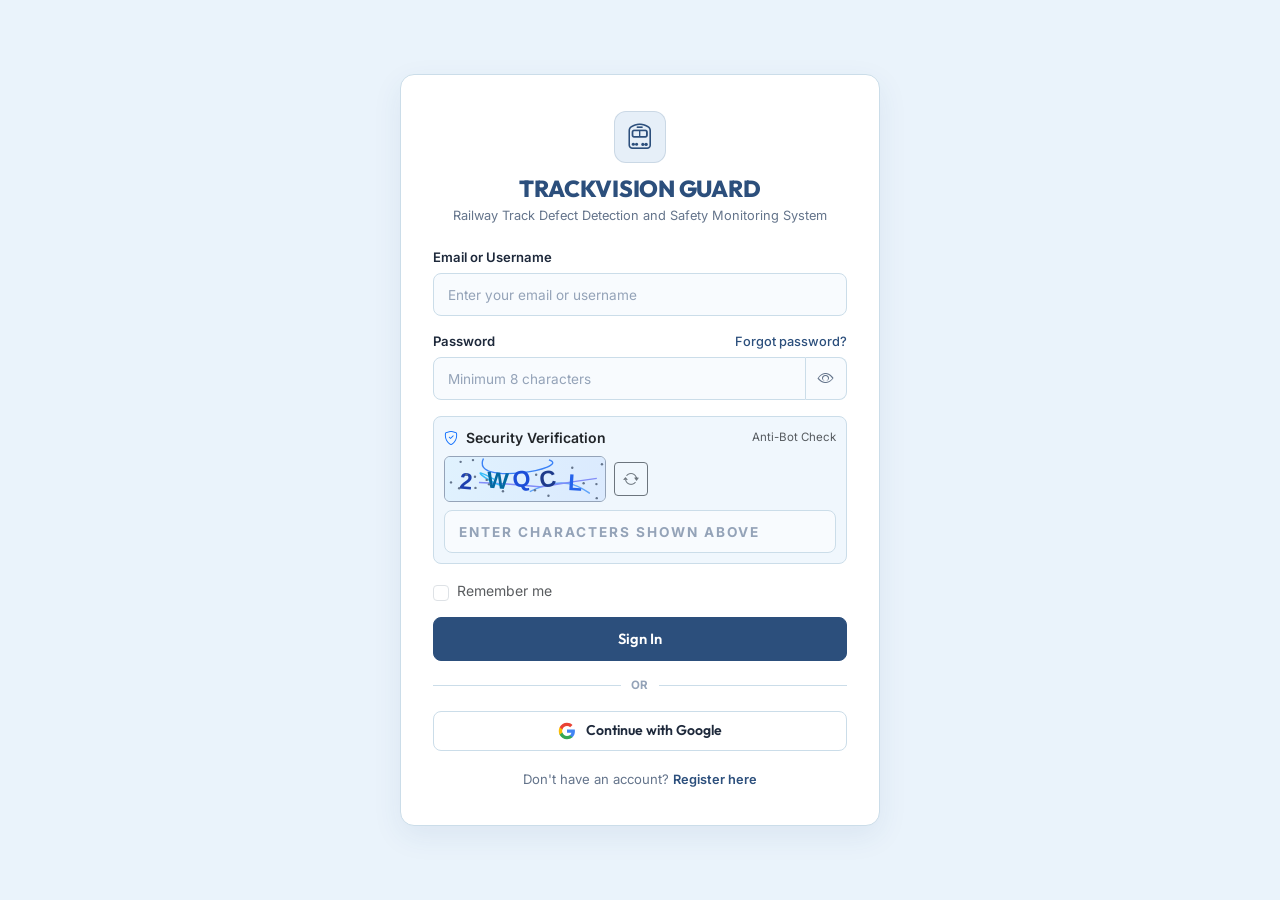
<file: frontend/pages/settings.html>
<!DOCTYPE html>
<html lang="en">
<head>
    <meta charset="UTF-8">
    <meta name="viewport" content="width=device-width, initial-scale=1.0">
    <meta name="description" content="TRACKVISION GUARD – System Settings & AI Inspection Configuration Console">
    <title>Settings – TRACKVISION GUARD</title>

    <!-- Bootstrap 5 -->
    <link href="https://cdn.jsdelivr.net/npm/bootstrap@5.3.3/dist/css/bootstrap.min.css" rel="stylesheet">
    <!-- Google Fonts -->
    <link href="https://fonts.googleapis.com/css2?family=Inter:wght@300;400;500;600;700;800&family=Outfit:wght@600;700;800;900&display=swap" rel="stylesheet">
    <!-- Bootstrap Icons -->
    <link href="https://cdn.jsdelivr.net/npm/bootstrap-icons@1.11.3/font/bootstrap-icons.css" rel="stylesheet">
    <link href="../css/dashboard.css" rel="stylesheet">
</head>
<body class="dashboard-body">

    <!-- Mobile Drawer Overlay -->
    <div class="sidebar-overlay" id="sidebar-overlay"></div>

    <!-- Sidebar Navigation -->
    <aside class="app-sidebar" id="app-sidebar">
        <div class="sidebar-header">
            <div class="sidebar-brand-icon">
                <i class="bi bi-train-front"></i>
            </div>
            <div>
                <h1 class="brand-title">TRACKVISION GUARD</h1>
                <div class="text-muted" style="font-size: 0.68rem; letter-spacing: 0.5px; line-height: 1.2;">Railway Track Defect Detection and Safety Monitoring System</div>
            </div>
        </div>

        <div class="sidebar-menu">
            <div class="sidebar-label">Operations</div>
            <a href="dashboard.html" class="nav-link-rg">
                <i class="bi bi-grid-1x2-fill"></i>
                <span>Dashboard</span>
            </a>
            <a href="inspection.html" class="nav-link-rg">
                <i class="bi bi-cloud-arrow-up"></i>
                <span>New Inspection</span>
            </a>
            <a href="inspection.html#results" class="nav-link-rg">
                <i class="bi bi-clipboard2-pulse"></i>
                <span>Inspection Results</span>
            </a>
            <a href="map.html" class="nav-link-rg">
                <i class="bi bi-geo-alt"></i>
                <span>Defect Map</span>
            </a>

            <div class="sidebar-label mt-3">Intelligence &amp; Management</div>
            <a href="analytics.html" class="nav-link-rg">
                <i class="bi bi-graph-up-arrow"></i>
                <span>Analytics</span>
            </a>
            <a href="inspection-history.html" class="nav-link-rg">
                <i class="bi bi-clock-history"></i>
                <span>Inspection History</span>
            </a>
            <a href="maintenance.html" class="nav-link-rg">
                <i class="bi bi-wrench-adjustable"></i>
                <span>Maintenance Operations</span>
                <span class="badge bg-warning text-dark ms-auto" id="sidebar-maint-count" style="font-size: 0.65rem;">0</span>
            </a>
            <a href="reports.html" class="nav-link-rg">
                <i class="bi bi-file-earmark-bar-graph"></i>
                <span>Reports</span>
            </a>

            <div class="sidebar-label mt-3">Configuration</div>
            <a href="settings.html" class="nav-link-rg active">
                <i class="bi bi-gear-fill"></i>
                <span>Settings</span>
            </a>
            <a href="#" class="nav-link-rg text-danger action-logout">
                <i class="bi bi-box-arrow-right"></i>
                <span>Logout</span>
            </a>
        </div>

        <div class="sidebar-footer">
            <div class="user-profile-widget">
                <div class="d-flex align-items-center gap-2 overflow-hidden">
                    <div class="user-avatar">
                        <i class="bi bi-person"></i>
                    </div>
                    <div class="text-truncate">
                        <div class="fw-semibold text-white small text-truncate" id="user-name">Loading...</div>
                        <span class="role-badge" id="user-role">INSPECTOR</span>
                    </div>
                </div>
                <button class="btn btn-outline-danger btn-sm p-1 px-2 action-logout" title="Sign Out">
                    <i class="bi bi-box-arrow-right"></i>
                </button>
            </div>
        </div>
    </aside>

    <!-- Main Content -->
    <main class="app-main">
        <header class="dashboard-topbar">
            <div class="d-flex align-items-center gap-3">
                <button class="mobile-navbar-btn" id="mobile-sidebar-toggle" aria-label="Toggle Navigation">
                    <i class="bi bi-list"></i>
                </button>
                <div>
                    <h2 class="topbar-title font-outfit m-0">System Settings &amp; Configuration</h2>
                    <div class="text-muted small">Configure AI inspection parameters, telemetry preferences, and railway engineering limits.</div>
                </div>
            </div>
            <div class="d-flex align-items-center gap-2">
                <span class="badge bg-success-subtle text-success border border-success-subtle p-2">
                    <i class="bi bi-check-circle-fill me-1"></i> System Online
                </span>
            </div>
        </header>

        <div class="dashboard-content container-fluid p-4">
            <div class="row g-4">
                <!-- 1. AI Detection Model Parameters -->
                <div class="col-lg-6">
                    <div class="panel-card p-4 h-100">
                        <div class="d-flex align-items-center justify-content-between mb-3">
                            <h3 class="font-outfit fs-5 text-dark fw-bold m-0">
                                <i class="bi bi-cpu-fill text-primary me-2"></i> YOLO11 AI Model Parameters
                            </h3>
                            <span class="badge bg-primary-subtle text-primary border border-primary-subtle font-outfit">v3.0 Production</span>
                        </div>
                        <p class="text-muted small mb-4">
                            Configure computer vision inference parameters applied during automated railway defect scans.
                        </p>

                        <div class="mb-3">
                            <label class="form-label text-dark small fw-bold">Active Detection Model</label>
                            <input type="text" class="form-control" value="YOLO11-RailGuard-v3.0 + Hybrid Vision Analyzer" readonly>
                        </div>

                        <div class="mb-3">
                            <div class="d-flex justify-content-between">
                                <label class="form-label text-dark small fw-bold">Confidence Threshold</label>
                                <span class="text-primary fw-bold font-outfit" id="conf-val">18% (0.18)</span>
                            </div>
                            <input type="range" class="form-range" min="10" max="60" value="18" id="conf-slider" oninput="document.getElementById('conf-val').innerText = this.value + '% (0.' + this.value + ')'">
                            <div class="form-text text-muted small">Calibrated threshold ensuring low false-negatives on hairline defects and joint discontinuities.</div>
                        </div>

                        <div class="mb-3">
                            <label class="form-label text-dark small fw-bold mb-2">Supported Defect Classes</label>
                            <div class="d-flex flex-wrap gap-2">
                                <span class="badge bg-primary-subtle text-primary border border-primary-subtle">Broken Rail</span>
                                <span class="badge bg-primary-subtle text-primary border border-primary-subtle">Fishplate Joint Defects</span>
                                <span class="badge bg-primary-subtle text-primary border border-primary-subtle">Track Corrosion</span>
                                <span class="badge bg-primary-subtle text-primary border border-primary-subtle">Head Checks (RCF)</span>
                                <span class="badge bg-primary-subtle text-primary border border-primary-subtle">Squats (RCF)</span>
                                <span class="badge bg-warning-subtle text-warning border border-warning-subtle">Surface Damage &amp; Flaking</span>
                                <span class="badge bg-warning-subtle text-warning border border-warning-subtle">Fastener Anomalies</span>
                                <span class="badge bg-warning-subtle text-warning border border-warning-subtle">Sleeper Degradation</span>
                            </div>
                        </div>

                        <div class="form-check form-switch mt-4">
                            <input class="form-check-input" type="checkbox" id="hybridGrounding" checked>
                            <label class="form-check-label text-dark small fw-bold" for="hybridGrounding">Enable Hybrid Visual Feature Grounding &amp; Edge Discontinuity Analysis</label>
                        </div>
                    </div>
                </div>

                <!-- 2. Railway Division & Regional Preferences -->
                <div class="col-lg-6">
                    <div class="panel-card p-4 h-100">
                        <div class="d-flex align-items-center justify-content-between mb-3">
                            <h3 class="font-outfit fs-5 text-dark fw-bold m-0">
                                <i class="bi bi-geo-alt-fill text-warning me-2"></i> Railway Zone &amp; GIS Defaults
                            </h3>
                            <span class="badge bg-secondary-subtle text-secondary border border-secondary-subtle font-outfit">Regional Division</span>
                        </div>
                        <p class="text-muted small mb-4">
                            Set default zone and operational chainage preferences for quick inspection tagging.
                        </p>

                        <div class="mb-3">
                            <label class="form-label text-dark small fw-bold">Primary Railway Zone</label>
                            <select class="form-select" id="pref-zone">
                                <option value="SCR - South Central Railway" selected>SCR - South Central Railway</option>
                                <option value="NR - Northern Railway">NR - Northern Railway</option>
                                <option value="WR - Western Railway">WR - Western Railway</option>
                                <option value="CR - Central Railway">CR - Central Railway</option>
                                <option value="SR - Southern Railway">SR - Southern Railway</option>
                                <option value="ER - Eastern Railway">ER - Eastern Railway</option>
                            </select>
                        </div>

                        <div class="mb-3">
                            <label class="form-label text-dark small fw-bold">Default Track Section / Division</label>
                            <input type="text" class="form-control" id="pref-section" value="Secunderabad - Kazipet Main Line (UP)">
                        </div>

                        <div class="mb-3">
                            <label class="form-label text-dark small fw-bold">GIS Tile Provider</label>
                            <input type="text" class="form-control" value="OpenStreetMap Standard Cartography (Direct Leaflet)" readonly>
                            <div class="form-text text-muted small">No external proprietary API keys required. Compliant with OSM Usage Policy.</div>
                        </div>

                        <button type="button" class="btn btn-primary w-100 font-outfit py-2 mt-3" onclick="alert('Configuration preferences saved successfully!')">
                            <i class="bi bi-save me-1"></i> Save System Preferences
                        </button>
                    </div>
                </div>

                <!-- 3. Security, Authentication & Session Info -->
                <div class="col-12">
                    <div class="panel-card p-4">
                        <h3 class="font-outfit fs-5 text-dark fw-bold mb-3">
                            <i class="bi bi-shield-lock-fill text-success me-2"></i> Authentication &amp; System Health
                        </h3>
                        <div class="row g-3">
                            <div class="col-md-3">
                                <div class="p-3 rounded bg-light border">
                                    <div class="text-muted small">Authentication Engine</div>
                                    <div class="text-dark fw-bold">Spring Security 6 + JWT</div>
                                </div>
                            </div>
                            <div class="col-md-3">
                                <div class="p-3 rounded bg-light border">
                                    <div class="text-muted small">Google Identity Services</div>
                                    <div class="text-success fw-bold"><i class="bi bi-check-circle-fill me-1"></i> Enabled &amp; Ready</div>
                                </div>
                            </div>
                            <div class="col-md-3">
                                <div class="p-3 rounded bg-light border">
                                    <div class="text-muted small">Visual Anti-Automation</div>
                                    <div class="text-dark fw-bold">Dynamic PNG CAPTCHA</div>
                                </div>
                            </div>
                            <div class="col-md-3">
                                <div class="p-3 rounded bg-light border">
                                    <div class="text-muted small">Persistence Database</div>
                                    <div class="text-dark fw-bold">MySQL 8.0 Engine</div>
                                </div>
                            </div>
                        </div>
                    </div>
                </div>
            </div>
        </div>
    </main>

    <script src="https://cdn.jsdelivr.net/npm/bootstrap@5.3.3/dist/js/bootstrap.bundle.min.js"></script>
    <script src="../js/config.js"></script>
    <script src="../js/navigation.js"></script>
</body>
</html>
</file>
<file: frontend/css/auth.css>
/* ============================================================
   TRACK DAMAGE ANALYZER – High-Visibility Authentication Stylesheet
   Crisp White Card + Deep Royal Navy Background
   ============================================================ */

:root {
    --rg-primary:       #1d4ed8;       /* Vibrant Royal Blue */
    --rg-primary-dark:  #1e40af;
    --rg-accent:        #0284c7;
    --rg-accent-2:      #f59e0b;
    --rg-bg:            #091b30;       /* Deep Royal Navy */
    --rg-surface:       #ffffff;       /* Pure White Card */
    --rg-surface-2:     #f8fafc;
    --rg-border:        #e2e8f0;
    --rg-text:          #0f172a;       /* Slate 900 */
    --rg-text-muted:    #64748b;
    --rg-text-secondary:#334155;
    --rg-shadow:        0 10px 40px rgba(0, 0, 0, 0.35);
}

body {
    background-color: var(--rg-bg);
    color: var(--rg-text);
    font-family: 'Inter', -apple-system, BlinkMacSystemFont, 'Segoe UI', Roboto, sans-serif;
    min-height: 100vh;
    display: flex;
    align-items: center;
    justify-content: center;
    overflow-x: hidden;
    position: relative;
    padding: 1.5rem;
    -webkit-font-smoothing: antialiased;
}

body::before {
    content: '';
    position: fixed;
    inset: 0;
    background:
        radial-gradient(circle at 15% 20%, rgba(29, 78, 216, 0.25) 0%, transparent 45%),
        radial-gradient(circle at 85% 80%, rgba(2, 132, 199, 0.2) 0%, transparent 50%);
    z-index: -2;
}

body::after {
    content: '';
    position: fixed;
    inset: 0;
    background-image:
        linear-gradient(rgba(255, 255, 255, 0.03) 1px, transparent 1px),
        linear-gradient(90deg, rgba(255, 255, 255, 0.03) 1px, transparent 1px);
    background-size: 40px 40px;
    z-index: -1;
}

.auth-card {
    background: var(--rg-surface);
    border: 1px solid var(--rg-border);
    border-radius: 20px;
    padding: 2.75rem 2.25rem;
    width: 100%;
    max-width: 480px;
    box-shadow: var(--rg-shadow);
}

.brand-header {
    text-align: center;
    margin-bottom: 2rem;
}

.brand-icon {
    width: 52px;
    height: 52px;
    background: linear-gradient(135deg, #1d4ed8 0%, #0284c7 100%);
    border-radius: 14px;
    display: inline-flex;
    align-items: center;
    justify-content: center;
    font-size: 1.6rem;
    color: #fff;
    box-shadow: 0 4px 15px rgba(29, 78, 216, 0.35);
    margin-bottom: 0.85rem;
}

.brand-title {
    font-family: 'Outfit', sans-serif;
    font-weight: 800;
    font-size: 1.5rem;
    letter-spacing: -0.02em;
    color: #0f172a !important;
    margin-bottom: 0.25rem;
}

.brand-subtitle {
    font-size: 0.85rem;
    font-weight: 600;
    color: var(--rg-text-muted);
}

.form-label {
    font-size: 0.88rem;
    font-weight: 700;
    color: var(--rg-text-secondary);
    margin-bottom: 0.45rem;
}

.form-control {
    background: var(--rg-surface-2);
    border: 1px solid var(--rg-border);
    color: var(--rg-text) !important;
    font-weight: 600;
    border-radius: 10px;
    padding: 0.75rem 1rem;
    transition: all 0.2s ease;
}

.form-control:focus {
    background: #ffffff;
    border-color: var(--rg-primary);
    box-shadow: 0 0 0 3px rgba(29, 78, 216, 0.15);
}

.input-group-text {
    background: var(--rg-surface-2);
    border: 1px solid var(--rg-border);
    color: var(--rg-text-muted);
    cursor: pointer;
    border-top-right-radius: 10px !important;
    border-bottom-right-radius: 10px !important;
}

.btn-rg {
    background: var(--rg-primary) !important;
    border: none;
    color: #fff !important;
    font-weight: 700;
    font-size: 0.95rem;
    padding: 0.8rem;
    border-radius: 10px;
    transition: all 0.2s ease;
    box-shadow: 0 4px 14px rgba(29, 78, 216, 0.3);
    width: 100%;
}

.btn-rg:hover {
    background: var(--rg-primary-dark) !important;
    transform: translateY(-1px);
    box-shadow: 0 6px 18px rgba(29, 78, 216, 0.4);
}

.auth-links {
    text-align: center;
    margin-top: 1.5rem;
    font-size: 0.9rem;
    color: var(--rg-text-muted);
    font-weight: 600;
}

.auth-links a {
    color: var(--rg-primary);
    text-decoration: none;
    font-weight: 700;
}

.auth-links a:hover {
    text-decoration: underline;
}

.alert-rg {
    background: #fef2f2;
    border: 1px solid #fecaca;
    color: #b91c1c;
    border-radius: 10px;
    font-size: 0.88rem;
    font-weight: 600;
    padding: 0.75rem 1rem;
    margin-bottom: 1.5rem;
    display: none;
}

.alert-rg-success {
    background: #f0fdf4;
    border: 1px solid #bbf7d0;
    color: #15803d;
    border-radius: 10px;
    font-size: 0.88rem;
    font-weight: 600;
    padding: 0.75rem 1rem;
    margin-bottom: 1.5rem;
    display: none;
}
</file>
<file: frontend/css/dashboard.css>
/* ============================================================
   TRACKVISION GUARD – High-Visibility Dashboard Stylesheet
   Inspired by Nexora & Reference Picture 3
   Deep Navy Sidebar + High-Contrast Crisp Elevated Cards
   ============================================================ */

:root {
    --rg-primary:         #1d4ed8;       /* Vibrant Royal Blue */
    --rg-primary-hover:   #1e40af;
    --rg-primary-light:   #eff6ff;
    --rg-accent:          #0284c7;
    --rg-accent-2:        #f59e0b;
    --rg-danger:          #ef4444;
    --rg-danger-light:    #fef2f2;
    --rg-success:         #10b981;
    --rg-success-light:   #f0fdf4;
    --rg-warning-light:   #fffbeb;
    --rg-bg:              #f1f5f9;       /* Crisp Slate/Ice Background */
    --rg-surface:         #ffffff;       /* Pure White Cards */
    --rg-surface-2:       #f8fafc;       /* Tinted Sub-panel */
    --rg-surface-3:       #e2e8f0;       /* Border / Divider */
    --rg-border:          #e2e8f0;
    --rg-border-dark:     #cbd5e1;
    --rg-text:            #0f172a;       /* Slate 900 (Ultra-Bold Visible) */
    --rg-text-muted:      #64748b;       /* Slate 500 (Never washed out) */
    --rg-text-secondary:  #334155;       /* Slate 700 */
    --sidebar-bg:         #091b30;       /* Deep Rich Royal Navy */
    --sidebar-border:     #132b49;
    --sidebar-width:      260px;
    --rg-shadow:          0 4px 20px rgba(15, 23, 42, 0.07);
    --rg-shadow-hover:    0 10px 30px rgba(15, 23, 42, 0.12);
}

/* ── Global Base ── */
body.dashboard-body {
    background-color: var(--rg-bg);
    color: var(--rg-text);
    font-family: 'Inter', -apple-system, BlinkMacSystemFont, 'Segoe UI', Roboto, sans-serif;
    font-size: 0.95rem;
    font-weight: 500;
    line-height: 1.5;
    -webkit-font-smoothing: antialiased;
    -moz-osx-font-smoothing: grayscale;
    text-rendering: optimizeLegibility;
    min-height: 100vh;
    margin: 0;
    padding: 0;
}

/* ── Typography & Headings ── */
.font-outfit {
    font-family: 'Outfit', sans-serif;
}

h1, h2, h3, h4, h5, h6 {
    color: var(--rg-text);
    font-weight: 700;
    letter-spacing: -0.01em;
}

/* ── Deep Navy Sidebar (Picture 3 Reference) ── */
.app-sidebar {
    width: var(--sidebar-width);
    background: var(--sidebar-bg);
    border-right: 1px solid var(--sidebar-border);
    position: fixed;
    top: 0;
    bottom: 0;
    left: 0;
    z-index: 1040;
    display: flex;
    flex-direction: column;
    transition: transform 0.3s cubic-bezier(0.4, 0, 0.2, 1);
    box-shadow: 2px 0 15px rgba(0, 0, 0, 0.15);
}

.sidebar-header {
    padding: 1.5rem 1.25rem;
    border-bottom: 1px solid rgba(255, 255, 255, 0.08);
    display: flex;
    align-items: center;
    gap: 0.85rem;
}

.sidebar-brand-icon {
    width: 42px;
    height: 42px;
    background: linear-gradient(135deg, #1d4ed8 0%, #0284c7 100%);
    border-radius: 12px;
    display: flex;
    align-items: center;
    justify-content: center;
    color: #ffffff;
    font-size: 1.35rem;
    box-shadow: 0 4px 14px rgba(29, 78, 216, 0.4);
    flex-shrink: 0;
}

.brand-title {
    font-family: 'Outfit', sans-serif;
    font-weight: 800;
    font-size: 1.15rem;
    color: #ffffff !important;
    letter-spacing: -0.02em;
    margin: 0;
    line-height: 1.2;
}

.sidebar-header .text-muted,
.sidebar-header .brand-subtitle {
    color: #94a3b8 !important;
    font-size: 0.68rem;
    letter-spacing: 0.4px;
    line-height: 1.25;
}

.sidebar-menu {
    padding: 1.25rem 0.85rem;
    flex: 1;
    overflow-y: auto;
}

.sidebar-label {
    font-size: 0.72rem;
    font-weight: 800;
    text-transform: uppercase;
    letter-spacing: 1.2px;
    color: #64748b;
    padding: 0.6rem 0.85rem;
    margin-bottom: 0.2rem;
}

.nav-link-rg {
    display: flex;
    align-items: center;
    gap: 0.85rem;
    padding: 0.75rem 1rem;
    border-radius: 10px;
    color: #cbd5e1;
    text-decoration: none;
    font-size: 0.92rem;
    font-weight: 600;
    transition: all 0.2s ease;
    margin-bottom: 0.35rem;
}

.nav-link-rg i {
    font-size: 1.15rem;
    color: #94a3b8;
    transition: transform 0.2s ease, color 0.2s ease;
}

.nav-link-rg:hover {
    color: #ffffff;
    background: rgba(255, 255, 255, 0.08);
}

.nav-link-rg:hover i {
    color: #ffffff;
    transform: scale(1.1);
}

.nav-link-rg.active {
    color: #ffffff !important;
    background: var(--rg-primary) !important;
    font-weight: 700;
    box-shadow: 0 4px 14px rgba(29, 78, 216, 0.4);
}

.nav-link-rg.active i {
    color: #ffffff !important;
}

.sidebar-footer {
    padding: 1.25rem;
    border-top: 1px solid rgba(255, 255, 255, 0.08);
    background: rgba(5, 15, 27, 0.75);
}

.sidebar-journey-badge {
    background: rgba(15, 30, 52, 0.8);
    border-radius: 12px;
    margin: 0.75rem 0.85rem;
    padding: 0.75rem 0.5rem;
    border: 1px solid rgba(255, 255, 255, 0.08);
    text-align: center;
}

.journey-text-main {
    font-size: 0.82rem;
    font-weight: 800;
    color: #93c5fd;
    letter-spacing: 0.3px;
}

.journey-text-sub {
    font-size: 0.72rem;
    color: #cbd5e1;
    font-weight: 600;
}

.user-profile-widget {
    display: flex;
    align-items: center;
    justify-content: space-between;
    gap: 0.75rem;
}

.user-avatar {
    width: 38px;
    height: 38px;
    border-radius: 50%;
    background: rgba(255, 255, 255, 0.1);
    border: 1px solid rgba(255, 255, 255, 0.2);
    display: flex;
    align-items: center;
    justify-content: center;
    color: #ffffff;
    font-size: 1.15rem;
    flex-shrink: 0;
}

.role-badge {
    display: inline-block;
    background: rgba(29, 78, 216, 0.25);
    border: 1px solid rgba(59, 130, 246, 0.4);
    color: #93c5fd;
    font-size: 0.7rem;
    font-weight: 800;
    padding: 0.15rem 0.55rem;
    border-radius: 20px;
    letter-spacing: 0.5px;
    text-transform: uppercase;
}

/* ── Main Layout Content ── */
.app-main {
    margin-left: var(--sidebar-width);
    padding: 1.25rem 1.5rem;
    min-height: 100vh;
    width: calc(100% - var(--sidebar-width));
    max-width: 100%;
    display: flex;
    flex-direction: column;
    background-color: var(--rg-bg);
}

.dashboard-topbar {
    display: flex;
    align-items: center;
    justify-content: space-between;
    flex-wrap: wrap;
    gap: 0.75rem;
    margin-bottom: 1.25rem;
}

.dashboard-topbar h2 {
    color: var(--rg-text);
    font-size: 1.5rem;
    font-weight: 800;
}

.dashboard-topbar p {
    color: var(--rg-text-muted);
    font-size: 0.88rem;
    font-weight: 500;
}

/* ── Telemetry Status Chips ── */
.telemetry-chip {
    background: var(--rg-surface);
    border: 1px solid var(--rg-border);
    padding: 0.45rem 0.95rem;
    border-radius: 30px;
    font-size: 0.82rem;
    font-weight: 700;
    color: var(--rg-text-secondary);
    display: inline-flex;
    align-items: center;
    gap: 0.5rem;
    box-shadow: 0 2px 8px rgba(15, 23, 42, 0.04);
}

.telemetry-chip .pulse-dot {
    width: 8px;
    height: 8px;
    border-radius: 50%;
    background-color: var(--rg-success);
    box-shadow: 0 0 8px var(--rg-success);
}

/* ── Primary Buttons ── */
.btn-primary, .btn-rg {
    background: var(--rg-primary) !important;
    border-color: var(--rg-primary) !important;
    color: #ffffff !important;
    font-weight: 700 !important;
    border-radius: 10px !important;
    box-shadow: 0 4px 14px rgba(29, 78, 216, 0.25) !important;
    transition: all 0.2s ease !important;
}

.btn-primary:hover, .btn-rg:hover {
    background: var(--rg-primary-hover) !important;
    border-color: var(--rg-primary-hover) !important;
    transform: translateY(-1px);
    box-shadow: 0 6px 18px rgba(29, 78, 216, 0.35) !important;
}

.btn-outline-primary {
    border: 2px solid var(--rg-primary) !important;
    color: var(--rg-primary) !important;
    font-weight: 700 !important;
    border-radius: 10px !important;
    background: #ffffff !important;
    transition: all 0.2s ease !important;
}

.btn-outline-primary:hover {
    background: var(--rg-primary) !important;
    color: #ffffff !important;
}

/* ── Hero Welcome Banner ── */
.welcome-banner {
    background: linear-gradient(135deg, #091b30 0%, #102a4e 100%);
    border: 1px solid #1a3862;
    border-radius: 14px;
    padding: 1.25rem 1.5rem;
    color: #ffffff;
    box-shadow: 0 10px 30px rgba(9, 27, 48, 0.2);
    margin-bottom: 1.25rem;
}

.welcome-banner h3 {
    color: #ffffff !important;
}

/* ── High-Contrast Metric KPI Cards ── */
.metric-card {
    background: var(--rg-surface);
    border: 1px solid var(--rg-border);
    border-radius: 16px;
    padding: 1.5rem;
    box-shadow: var(--rg-shadow);
    transition: all 0.25s ease;
    height: 100%;
    display: flex;
    flex-direction: column;
    justify-content: space-between;
}

.metric-card:hover {
    transform: translateY(-3px);
    box-shadow: var(--rg-shadow-hover);
    border-color: var(--rg-border-dark);
}

.metric-header {
    display: flex;
    align-items: center;
    justify-content: space-between;
    margin-bottom: 1rem;
}

.metric-title {
    font-size: 0.85rem;
    font-weight: 700;
    color: var(--rg-text-muted);
    text-transform: uppercase;
    letter-spacing: 0.5px;
    margin: 0;
}

.metric-icon-box {
    width: 44px;
    height: 44px;
    border-radius: 12px;
    display: flex;
    align-items: center;
    justify-content: center;
    font-size: 1.35rem;
    font-weight: bold;
}

.metric-icon-teal {
    background: #eff6ff;
    color: #1d4ed8;
    border: 1px solid #bfdbfe;
}

.metric-icon-green {
    background: #f0fdf4;
    color: #16a34a;
    border: 1px solid #bbf7d0;
}

.metric-icon-amber {
    background: #fffbeb;
    color: #d97706;
    border: 1px solid #fde68a;
}

.metric-icon-red {
    background: #fef2f2;
    color: #dc2626;
    border: 1px solid #fecaca;
}

.metric-value {
    font-family: 'Outfit', sans-serif;
    font-size: 2.25rem;
    font-weight: 800;
    color: var(--rg-text);
    line-height: 1.1;
    margin-bottom: 0.35rem;
}

.metric-footer {
    font-size: 0.82rem;
    font-weight: 600;
    color: var(--rg-text-muted);
    display: flex;
    align-items: center;
    gap: 0.5rem;
}

/* ── General Content Panel Cards ── */
.panel-card {
    background: var(--rg-surface);
    border: 1px solid var(--rg-border);
    border-radius: 16px;
    padding: 1.75rem;
    box-shadow: var(--rg-shadow);
    margin-bottom: 2rem;
    color: var(--rg-text);
}

.panel-header {
    display: flex;
    align-items: center;
    justify-content: space-between;
    flex-wrap: wrap;
    gap: 1rem;
    margin-bottom: 1.5rem;
    padding-bottom: 1rem;
    border-bottom: 1px solid var(--rg-border);
}

.panel-title {
    font-family: 'Outfit', sans-serif;
    font-size: 1.2rem;
    font-weight: 800;
    margin: 0;
    color: var(--rg-text);
    display: flex;
    align-items: center;
    gap: 0.6rem;
}

/* ============================================================
   PICTURE 3 REFERENCE: ANALYSIS RESULT PANEL & WIDGETS
   ============================================================ */

.analysis-result-panel {
    background: #ffffff;
    border: 1px solid var(--rg-border);
    border-radius: 18px;
    box-shadow: var(--rg-shadow);
    overflow: hidden;
}

.analysis-header-bar {
    background: #ffffff;
    border-bottom: 1px solid var(--rg-border);
}

.analysis-header-icon-box {
    width: 42px;
    height: 42px;
    background: #eff6ff;
    border: 1px solid #bfdbfe;
    color: #1d4ed8;
    border-radius: 10px;
    display: flex;
    align-items: center;
    justify-content: center;
    font-size: 1.35rem;
}

.analysis-header-title {
    font-family: 'Outfit', sans-serif;
    font-weight: 800;
    font-size: 1.35rem;
    color: #0f172a;
    letter-spacing: -0.01em;
}

.status-online-pill {
    background: #f0fdf4;
    border: 1px solid #bbf7d0;
    color: #15803d;
    font-weight: 800;
    font-size: 0.8rem;
    padding: 0.35rem 0.85rem;
    border-radius: 30px;
    display: inline-flex;
    align-items: center;
    gap: 0.4rem;
}

.pulse-green-dot {
    width: 8px;
    height: 8px;
    border-radius: 50%;
    background: #16a34a;
    box-shadow: 0 0 8px #16a34a;
}

/* Canvas Viewport Box */
.card-track-viewport {
    background: #f8fafc;
    border: 1px solid var(--rg-border);
    border-radius: 14px;
}

.canvas-viewport-wrapper {
    background: #000000;
    border-radius: 10px;
    overflow: hidden;
    position: relative;
    min-height: 280px;
    display: flex;
    align-items: center;
    justify-content: center;
}

#defect-canvas {
    max-width: 100%;
    height: auto;
    display: block;
}

/* Status Alert Banner */
.status-alert-banner {
    border-width: 1px;
    border-style: solid;
    transition: all 0.2s ease;
}

.banner-detected {
    background: #fef2f2 !important;
    border-color: #fca5a5 !important;
}

.banner-clean {
    background: #f0fdf4 !important;
    border-color: #bbf7d0 !important;
}

.status-banner-icon-circle {
    width: 48px;
    height: 48px;
    border-radius: 50%;
    display: flex;
    align-items: center;
    justify-content: center;
    background: rgba(255, 255, 255, 0.8);
    box-shadow: 0 2px 8px rgba(0, 0, 0, 0.05);
    flex-shrink: 0;
}

.status-banner-title {
    font-size: 1.25rem;
    letter-spacing: -0.01em;
}

/* Spec Detail Table (Middle Card) */
.spec-table-box {
    background: #f8fafc;
    border: 1px solid var(--rg-border);
}

.spec-detail-table {
    font-size: 0.95rem;
}

.spec-detail-table tr td {
    padding: 0.4rem 0.25rem;
    vertical-align: middle;
}

.spec-label {
    color: var(--rg-text-muted);
    font-weight: 700;
    font-size: 0.9rem;
    width: 35%;
}

.spec-colon {
    color: #94a3b8;
    font-weight: 700;
    width: 5%;
}

.spec-value {
    color: #0f172a;
    font-size: 0.95rem;
}

/* Possible Cause Box */
.cause-card-box {
    background: #eff6ff;
    border: 1px solid #bfdbfe;
}

/* Detected Region Card (Right Column Crop) */
.card-detected-region {
    background: #ffffff;
    border: 2px solid #ef4444;
    box-shadow: 0 4px 16px rgba(239, 68, 68, 0.15);
}

.detected-region-header {
    background: #0b1e36;
}

.crop-preview-canvas {
    max-height: 250px;
    object-fit: contain;
    border-radius: 8px;
    display: block;
}

/* Guidance Tiles (Picture 3 3-Card Row) */
.guidance-tile {
    border-width: 1px;
    border-style: solid;
    transition: transform 0.2s ease;
}

.guidance-tile:hover {
    transform: translateY(-2px);
}

.tile-blue {
    background: #eff6ff !important;
    border-color: #bfdbfe !important;
}

.tile-amber {
    background: #fffbeb !important;
    border-color: #fde68a !important;
}

.tile-green {
    background: #f0fdf4 !important;
    border-color: #bbf7d0 !important;
}

.guidance-tile-title {
    font-size: 1.05rem;
}

.guidance-tile-list li {
    margin-bottom: 0.35rem;
    color: #334155;
    font-weight: 600;
}

.guidance-tile-checklist {
    list-style: none;
}

.guidance-tile-checklist li {
    margin-bottom: 0.35rem;
    color: #166534;
    font-weight: 600;
}

/* Inspection History Table Card (Picture 3) */
.card-embedded-history {
    background: #ffffff;
    border: 1px solid var(--rg-border);
    box-shadow: var(--rg-shadow);
}

.history-ribbon {
    background: #0b1e36;
}

.history-embedded-table th {
    background: #f8fafc;
    color: #475569;
    font-weight: 700;
    font-size: 0.8rem;
    text-transform: uppercase;
    letter-spacing: 0.5px;
    padding: 0.85rem 1rem;
    border-bottom: 2px solid var(--rg-border);
}

.history-embedded-table td {
    padding: 0.85rem 1rem;
    color: #0f172a;
    font-weight: 600;
    font-size: 0.92rem;
    vertical-align: middle;
}

.history-embedded-table tbody tr:hover td {
    background: #f1f5f9;
}

/* Disclaimer Notice Box */
.disclaimer-notice-box {
    background: #f8fafc;
    border: 1px solid var(--rg-border);
}

/* ── Badges ── */
.badge {
    font-weight: 700;
    letter-spacing: 0.3px;
    border-radius: 6px;
}

.risk-badge {
    font-size: 0.75rem;
    font-weight: 800;
    padding: 0.3rem 0.75rem;
    border-radius: 20px;
    text-transform: uppercase;
    display: inline-block;
}

.risk-LOW      { background: #10b981 !important; color: #ffffff !important; border: 1px solid #059669 !important; font-weight: 800 !important; }
.risk-MEDIUM   { background: #f59e0b !important; color: #000000 !important; border: 1px solid #d97706 !important; font-weight: 800 !important; }
.risk-HIGH     { background: #ea580c !important; color: #ffffff !important; border: 1px solid #c2410c !important; font-weight: 800 !important; box-shadow: 0 0 8px rgba(234, 88, 12, 0.4) !important; }
.risk-CRITICAL { background: #dc2626 !important; color: #ffffff !important; border: 1px solid #b91c1c !important; font-weight: 900 !important; box-shadow: 0 0 10px rgba(220, 38, 38, 0.6) !important; }

.priority-LOW      { background: #10b981 !important; color: #ffffff !important; font-weight: 800 !important; }
.priority-MEDIUM   { background: #f59e0b !important; color: #000000 !important; font-weight: 800 !important; }
.priority-HIGH     { background: #ea580c !important; color: #ffffff !important; font-weight: 800 !important; }
.priority-CRITICAL { background: #dc2626 !important; color: #ffffff !important; font-weight: 900 !important; }

.status-badge {
    font-size: 0.75rem;
    font-weight: 800;
    padding: 0.3rem 0.75rem;
    border-radius: 20px;
    text-transform: uppercase;
    display: inline-block;
}

.status-CREATED    { background: #f1f5f9; color: #475569; border: 1px solid #cbd5e1; }
.status-UPLOADED   { background: #e0f2fe; color: #0369a1; border: 1px solid #bae6fd; }
.status-PROCESSING { background: #fef3c7; color: #b45309; border: 1px solid #fde68a; }
.status-COMPLETED  { background: #dcfce7; color: #15803d; border: 1px solid #bbf7d0; }
.status-FAILED     { background: #fee2e2; color: #b91c1c; border: 1px solid #fca5a5; }

/* ── Tables in Content Cards ── */
.table, .table-dark {
    --bs-table-bg: transparent !important;
    --bs-table-color: var(--rg-text) !important;
    color: var(--rg-text) !important;
}

.table th, .table-dark th {
    font-size: 0.8rem;
    font-weight: 700;
    text-transform: uppercase;
    letter-spacing: 0.5px;
    color: #475569 !important;
    background: #f8fafc !important;
    padding: 0.9rem 1rem;
    border-bottom: 2px solid var(--rg-border) !important;
}

.table td, .table-dark td {
    padding: 0.9rem 1rem;
    vertical-align: middle;
    color: var(--rg-text) !important;
    font-weight: 600;
    font-size: 0.92rem;
    border-bottom: 1px solid var(--rg-border) !important;
}

.table-hover tbody tr:hover td, .table-dark.table-hover tbody tr:hover td {
    background: #f1f5f9 !important;
}

/* Ensure text inside white tables is dark and visible */
.table td .text-white,
.table td.text-white,
.table th.text-white,
.panel-card .text-white:not(.badge):not(.btn):not(.detected-region-header *):not(.history-ribbon *) {
    color: #0f172a !important;
}

/* ── Sample Image Selection Cards ── */
.sample-thumbnail-card {
    background: #ffffff;
    border: 2px solid var(--rg-border);
    border-radius: 12px;
    padding: 8px;
    cursor: pointer;
    transition: all 0.2s ease;
    text-align: center;
}

.sample-thumbnail-card:hover {
    border-color: var(--rg-primary);
    transform: translateY(-2px);
    box-shadow: 0 4px 14px rgba(29, 78, 216, 0.2);
}

.sample-thumb-img {
    width: 100%;
    height: 75px;
    object-fit: cover;
    border-radius: 8px;
    margin-bottom: 6px;
}

.sample-thumb-label {
    font-size: 0.8rem;
    font-weight: 700;
    color: #0f172a;
}

/* ── Mobile Sidebar Responsive Drawer ── */
.mobile-navbar-btn {
    display: none;
    background: #ffffff;
    border: 1px solid var(--rg-border);
    color: var(--rg-text);
    padding: 0.5rem 0.85rem;
    border-radius: 10px;
    font-size: 1.25rem;
}

.sidebar-overlay {
    display: none;
    position: fixed;
    inset: 0;
    background: rgba(15, 23, 42, 0.6);
    backdrop-filter: blur(4px);
    z-index: 1035;
}

@media (max-width: 991.98px) {
    .app-sidebar {
        transform: translateX(-100%);
    }

    .app-sidebar.show {
        transform: translateX(0);
    }

    .sidebar-overlay.show {
        display: block;
    }

    .app-main {
        margin-left: 0;
        padding: 1.25rem;
    }

    .mobile-navbar-btn {
        display: inline-flex;
        align-items: center;
        justify-content: center;
    }
}
</file>
<file: frontend/css/login.css>
/* ==========================================================================
   TRACKVISION GUARD – Login & Registration Stylesheet
   Theme: Sky Blue + Slate Blue (Simple, Modern, Clean Centered Card Design)
   Matches Reference Image 1 exactly.
   ========================================================================== */

:root {
    --login-bg: #eaf3fb;               /* Very light sky blue */
    --login-card-bg: #ffffff;          /* Clean white card */
    --login-input-bg: #f8fbfe;         /* Very light blue-tinted white for inputs */
    --login-slate: #2c4f7c;            /* Slate blue primary */
    --login-slate-hover: #1e3a5f;      /* Darker slate blue on hover */
    --login-slate-light: #e6eff8;      /* Soft slate blue background for icons */
    --login-border: #cbdde9;           /* Subtle border color */
    --login-text-dark: #1e293b;        /* High-contrast dark charcoal text */
    --login-text-muted: #64748b;       /* Clean muted slate gray */
    --login-shadow: 0 10px 30px rgba(44, 79, 124, 0.08); /* Soft elevated shadow */
}

body.login-page-body {
    background-color: var(--login-bg);
    min-height: 100vh;
    display: flex;
    align-items: center;
    justify-content: center;
    font-family: 'Inter', -apple-system, BlinkMacSystemFont, 'Segoe UI', Roboto, sans-serif;
    color: var(--login-text-dark);
    margin: 0;
    padding: 1.5rem 1rem;
}

/* Centered Clean Card (Matching Image 1) */
.login-card {
    background: var(--login-card-bg);
    border: 1px solid var(--login-border);
    border-radius: 14px;
    box-shadow: var(--login-shadow);
    width: 100%;
    max-width: 480px;
    padding: 2.25rem 2rem;
    transition: transform 0.2s ease, box-shadow 0.2s ease;
    margin: 1rem auto;
}

.register-card {
    max-width: 520px;
    padding: 2rem 2rem;
}

/* Brand Header */
.login-brand-header {
    text-align: center;
    margin-bottom: 1.5rem;
}

.login-brand-icon {
    width: 52px;
    height: 52px;
    background: var(--login-slate-light);
    color: var(--login-slate);
    border-radius: 12px;
    display: inline-flex;
    align-items: center;
    justify-content: center;
    font-size: 1.6rem;
    margin-bottom: 0.75rem;
    border: 1px solid rgba(44, 79, 124, 0.15);
}

.login-brand-title {
    font-family: 'Outfit', sans-serif;
    font-weight: 800;
    font-size: 1.45rem;
    color: var(--login-slate);
    margin: 0 0 0.25rem 0;
    letter-spacing: -0.01em;
}

.login-brand-subtitle {
    font-size: 0.8rem;
    color: var(--login-text-muted);
    margin: 0;
    line-height: 1.35;
}

/* Input Fields */
.login-form-label {
    font-size: 0.82rem;
    font-weight: 600;
    color: var(--login-text-dark);
    margin-bottom: 0.35rem;
    display: flex;
    justify-content: space-between;
    align-items: center;
}

.login-input {
    background-color: var(--login-input-bg);
    border: 1px solid var(--login-border);
    border-radius: 8px;
    padding: 0.6rem 0.85rem;
    font-size: 0.9rem;
    color: var(--login-text-dark);
    transition: border-color 0.15s ease, box-shadow 0.15s ease;
    width: 100%;
}

.login-input:focus {
    background-color: #ffffff;
    border-color: var(--login-slate);
    box-shadow: 0 0 0 3px rgba(44, 79, 124, 0.12);
    color: var(--login-text-dark);
    outline: none;
}

.login-input::placeholder {
    color: #94a3b8;
    font-size: 0.85rem;
}

.login-input-group {
    display: flex;
    width: 100%;
}

.login-input-group .login-input {
    border-top-right-radius: 0;
    border-bottom-right-radius: 0;
}

.login-toggle-btn {
    background-color: var(--login-input-bg);
    border: 1px solid var(--login-border);
    border-left: none;
    border-top-right-radius: 8px;
    border-bottom-right-radius: 8px;
    padding: 0 0.75rem;
    color: var(--login-text-muted);
    cursor: pointer;
    display: flex;
    align-items: center;
    justify-content: center;
}

.login-toggle-btn:hover {
    color: var(--login-slate);
    background-color: #ffffff;
}

/* Links */
.login-link {
    color: var(--login-slate);
    font-weight: 500;
    font-size: 0.8rem;
    text-decoration: none;
    transition: color 0.15s ease;
}

.login-link:hover {
    color: var(--login-slate-hover);
    text-decoration: underline;
}

/* Primary Button */
.btn-login-slate {
    background-color: var(--login-slate);
    color: #ffffff;
    border: 1px solid var(--login-slate);
    border-radius: 8px;
    padding: 0.62rem 1rem;
    font-family: 'Outfit', sans-serif;
    font-size: 0.92rem;
    font-weight: 600;
    width: 100%;
    cursor: pointer;
    transition: background-color 0.15s ease, border-color 0.15s ease, box-shadow 0.15s ease;
    display: flex;
    align-items: center;
    justify-content: center;
    gap: 0.5rem;
}

.btn-login-slate:hover:not(:disabled) {
    background-color: var(--login-slate-hover);
    border-color: var(--login-slate-hover);
    box-shadow: 0 4px 12px rgba(44, 79, 124, 0.2);
}

.btn-login-slate:disabled {
    opacity: 0.65;
    cursor: not-allowed;
}

/* Google Button */
.btn-login-google {
    background-color: #ffffff;
    color: var(--login-text-dark);
    border: 1px solid var(--login-border);
    border-radius: 8px;
    padding: 0.55rem 1rem;
    font-family: 'Outfit', sans-serif;
    font-size: 0.88rem;
    font-weight: 600;
    width: 100%;
    cursor: pointer;
    transition: background-color 0.15s ease, border-color 0.15s ease;
    display: flex;
    align-items: center;
    justify-content: center;
    gap: 0.6rem;
}

.btn-login-google:hover {
    background-color: #f8fbfe;
    border-color: #94a3b8;
}

/* Alerts */
.login-alert {
    border-radius: 8px;
    padding: 0.65rem 0.85rem;
    font-size: 0.82rem;
    margin-bottom: 1rem;
    display: none;
    line-height: 1.4;
}

.login-alert.show {
    display: block;
}

.login-alert-danger {
    background-color: #fef2f2;
    border: 1px solid #fecaca;
    color: #991b1b;
}

.login-alert-success {
    background-color: #f0fdf4;
    border: 1px solid #bbf7d0;
    color: #166534;
}

/* Divider */
.login-divider {
    display: flex;
    align-items: center;
    margin: 1rem 0;
    color: #94a3b8;
    font-size: 0.72rem;
    font-weight: 700;
    letter-spacing: 0.05em;
}

.login-divider::before,
.login-divider::after {
    content: '';
    flex: 1;
    border-bottom: 1px solid var(--login-border);
}

.login-divider span {
    padding: 0 0.65rem;
}

/* Footer Links */
.login-footer {
    text-align: center;
    margin-top: 1.15rem;
    font-size: 0.82rem;
    color: var(--login-text-muted);
}

/* CAPTCHA Styles */
.captcha-box {
    background: #f0f7fd;
    border: 1px solid var(--login-border);
    border-radius: 8px;
    padding: 0.65rem;
}

.captcha-canvas-wrap {
    background: #e0f2fe;
    border: 1.5px solid #94a3b8;
    border-radius: 6px;
    display: inline-flex;
    align-items: center;
    justify-content: center;
    min-height: 44px;
    min-width: 150px;
    overflow: hidden;
}

.captcha-canvas-wrap canvas {
    display: block;
    border-radius: 4px;
    cursor: pointer;
}

/* Password Strength Indicator */
.password-strength-container {
    margin-top: 0.4rem;
    margin-bottom: 0.5rem;
    background: #f8fbfe;
    border: 1px solid var(--login-border);
    border-radius: 8px;
    padding: 0.55rem 0.75rem;
}

.password-strength-header {
    display: flex;
    justify-content: space-between;
    align-items: center;
    margin-bottom: 0.35rem;
    font-size: 0.78rem;
}

.strength-title {
    color: var(--login-text-muted);
    font-weight: 600;
}

.strength-label {
    font-weight: 700;
    display: inline-flex;
    align-items: center;
    gap: 0.3rem;
}

.strength-label.weak { color: #dc2626; }
.strength-label.medium { color: #d97706; }
.strength-label.strong { color: #059669; }

.password-strength-bars {
    display: flex;
    gap: 4px;
    height: 5px;
    margin-bottom: 0.35rem;
}

.strength-bar-segment {
    flex: 1;
    height: 100%;
    background-color: #cbd5e1;
    border-radius: 3px;
    transition: background-color 0.25s ease;
}

.strength-bar-segment.active-weak { background-color: #dc2626 !important; }
.strength-bar-segment.active-medium { background-color: #d97706 !important; }
.strength-bar-segment.active-strong { background-color: #059669 !important; }

.strength-feedback {
    font-size: 0.74rem;
    color: #64748b;
    line-height: 1.35;
    margin: 0;
}

.strength-feedback.weak { color: #b91c1c; }
.strength-feedback.medium { color: #92400e; }
.strength-feedback.strong { color: #065f46; }

@media (max-width: 540px) {
    .login-card, .register-card {
        padding: 1.5rem 1.25rem;
        margin: 0.5rem auto;
    }
}
</file>
